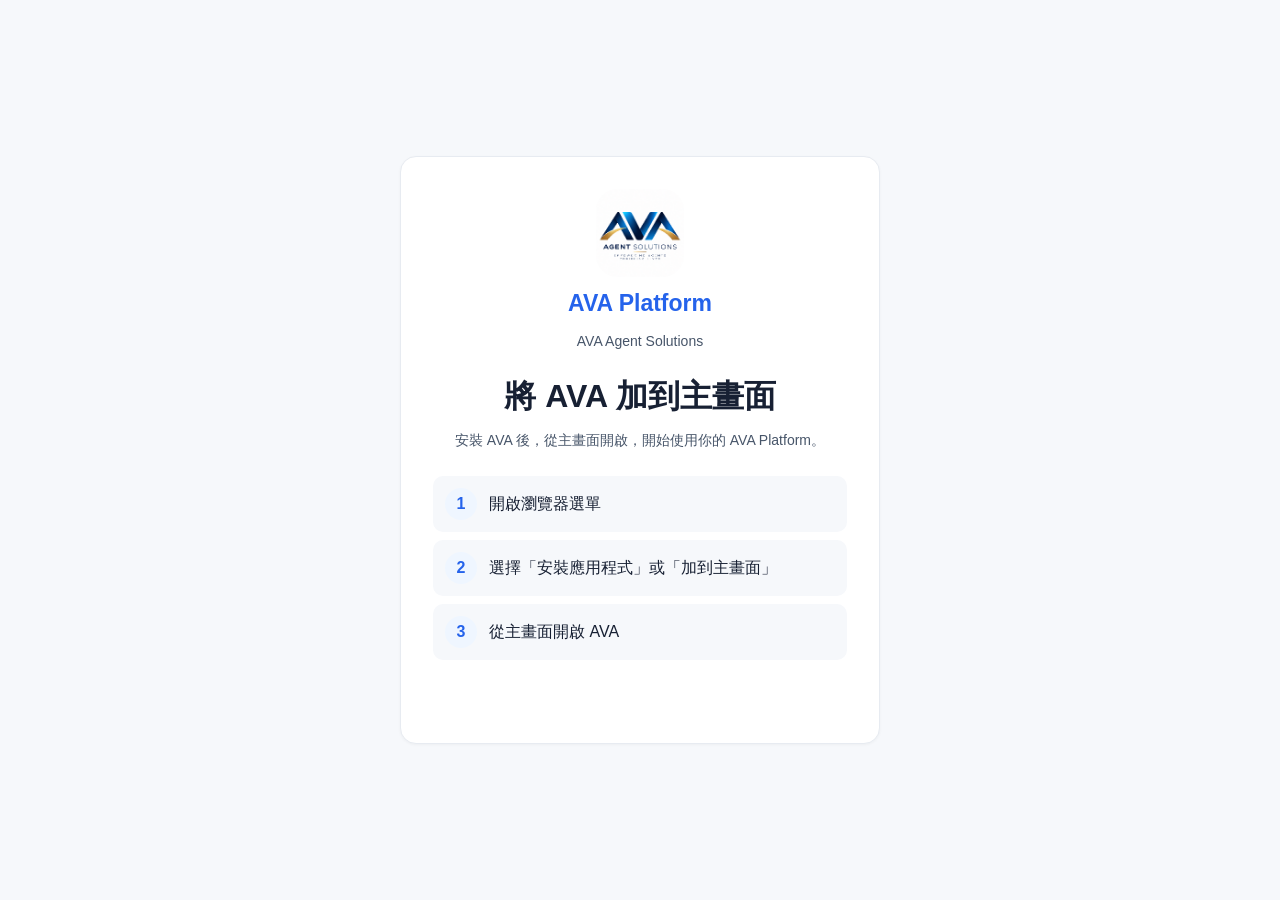
<file: index.html>
<!DOCTYPE html>
<html lang="zh-HK">
<head>
<meta charset="UTF-8">
<meta name="viewport" content="width=device-width, initial-scale=1.0">
<meta name="theme-color" content="#2563eb">
<link rel="stylesheet" href="./design-system/tokens.css">
<link rel="stylesheet" href="./design-system/components.css">
<link rel="stylesheet" href="./design-system/management.css">
<meta name="mobile-web-app-capable" content="yes">
<meta name="apple-mobile-web-app-capable" content="yes">
<meta name="apple-mobile-web-app-status-bar-style" content="default">
<meta name="apple-mobile-web-app-title" content="AVA">
<link rel="manifest" href="./manifest.webmanifest">
<link rel="apple-touch-icon" sizes="192x192" href="./ava-192.png">
<title>AVA Agent Platform</title>
<style>
:root{--primary:#2563eb;--primary-dark:#1d4ed8;--primary-soft:#eff6ff;--background:#f6f8fb;--surface:#fff;--text:#172033;--secondary:#718096;--light:#98a2b3;--border:#e7ebf1;--sidebar:230px;--page-title:32px;--section-title:23px;--card-title:17px;--control-height:42px;--radius:14px;--shadow:0 10px 28px rgba(23,32,51,.08)}
*{box-sizing:border-box;margin:0;padding:0}body{min-height:100vh;font-family:-apple-system,BlinkMacSystemFont,"Segoe UI","PingFang HK","Noto Sans TC",sans-serif;background:var(--background);color:var(--text);font-size:14px}button{font:inherit}
.app{display:flex;min-height:100vh}
body:not(.ava-ready) .app{display:none}
body.ava-browser-admin-entry .app{display:none}
.sidebar{width:var(--sidebar);background:#fff;border-right:1px solid var(--border);position:fixed;inset:0 auto 0 0;padding:24px 16px;display:flex;flex-direction:column;z-index:100;transition:transform .22s ease}
.logo{font-size:21px;font-weight:800;padding:4px 10px 24px}.logo span{color:var(--primary)}
.menu-title{font-size:10px;color:#a0a8b5;letter-spacing:1.2px;margin:18px 10px 7px}.menu-item{padding:11px 12px;border-radius:10px;color:#626b79;margin:2px 0;cursor:pointer}.menu-item:hover,.menu-item.active{background:var(--primary-soft);color:var(--primary)}.menu-item.active{font-weight:650}.menu-item{display:flex;align-items:center;gap:11px}.menu-share-button{width:100%;min-height:var(--ava-touch-target);border:0;background:transparent;text-align:left;font:inherit;color:var(--ava-color-brand);font-weight:var(--ava-weight-bold)}.menu-share-button:focus-visible{outline:var(--ava-focus-width) solid var(--ava-color-focus);outline-offset:var(--ava-focus-offset)}.overlay.ava-share-overlay.open{display:grid;place-items:center;padding:max(16px,env(safe-area-inset-top)) max(16px,env(safe-area-inset-right)) max(16px,env(safe-area-inset-bottom)) max(16px,env(safe-area-inset-left))}.overlay.ava-share-overlay .drawer.ava-share-shell{position:relative;inset:auto;transform:none;width:min(100%,460px);height:auto;max-height:100%;padding:var(--ava-space-24);border:var(--ava-border-width) solid var(--ava-color-border);border-radius:var(--ava-card-radius);background:var(--ava-color-surface);color:var(--ava-color-text);box-shadow:var(--ava-shadow-sm);overflow:auto}.ava-share-header{display:flex;justify-content:flex-end}.ava-share-header .ava-share-close{width:var(--ava-touch-target);min-width:var(--ava-touch-target);height:var(--ava-touch-target);min-height:var(--ava-touch-target);flex:0 0 var(--ava-touch-target);font-size:20px}.ava-share-content{display:grid;justify-items:center;gap:var(--ava-space-12);padding:0 0 8px;text-align:center}.ava-share-logo{width:64px;height:64px;border-radius:16px}.ava-share-content h2,.ava-share-content p{margin:0}.ava-share-content h2{font-size:var(--ava-type-section);color:var(--ava-color-text)}.ava-share-content p{font-size:var(--ava-type-body);color:var(--ava-color-text-secondary)}.ava-share-qr{width:min(280px,70vw,100%);aspect-ratio:1;padding:var(--ava-space-8);border-radius:var(--ava-control-radius);background:var(--ava-color-surface);display:grid;place-items:center}.ava-share-qr canvas,.ava-share-qr img{display:block;width:100%!important;height:100%!important;image-rendering:pixelated}.menu-icon{width:19px;height:19px;flex:0 0 19px;fill:none;stroke:currentColor;stroke-width:1.8;stroke-linecap:round;stroke-linejoin:round}.sales-flow-item{width:100%;min-height:var(--ava-touch-target);text-align:left;font:inherit;cursor:pointer;overflow-wrap:anywhere}.sales-flow-item:hover{background:var(--ava-color-brand-soft)}.sales-flow-item:focus-visible{outline:var(--ava-focus-width) solid var(--ava-color-focus)}.sales-flow-item small{display:block;color:var(--ava-color-text-secondary);margin-top:8px}.sidebar-bottom{flex-shrink:0;margin-top:auto;padding-top:12px;border-top:1px solid var(--border)}.platform-version{margin-left:auto;color:var(--light);font-size:10px;font-weight:500;white-space:nowrap}
.main{margin-left:var(--sidebar);width:calc(100% - var(--sidebar));padding:34px 42px 60px;max-width:1500px}
.header{display:flex;justify-content:space-between;align-items:center;gap:20px}.header-left{display:flex;align-items:center;gap:12px}.header h1{font-size:var(--page-title);line-height:1.2;letter-spacing:-.02em}.header p{color:var(--secondary);margin-top:7px}.menu-toggle{display:none;width:var(--control-height);height:var(--control-height);border:1px solid var(--border);background:#fff;border-radius:11px;font-size:21px;cursor:pointer}.header-actions{display:flex;align-items:center;gap:8px}.notification-button{position:relative;width:44px;height:44px;border:1px solid var(--border);background:#fff;color:var(--text);border-radius:10px;cursor:pointer}.notification-button:hover{background:var(--primary-soft);color:var(--primary)}.notification-button svg{width:20px;height:20px}.notification-badge{position:absolute;top:-5px;right:-5px;min-width:20px;height:20px;padding:0 5px;border-radius:10px;background:#dc2626;color:#fff;font-size:11px;line-height:20px;font-weight:700}.notification-list{display:grid;gap:10px;margin-top:16px}.notification-card{border:1px solid var(--border);border-radius:14px;padding:15px;background:#fff}.notification-card.unread{border-color:#93b4f4;background:#f8fbff}.notification-card h3{font-size:15px}.notification-card p{margin-top:6px;color:var(--secondary);font-size:12px;line-height:1.5}.notification-meta{margin-top:9px;color:var(--light);font-size:11px}.notification-card .setting-actions{margin-top:12px}.prompt-copy{font-size:13px;color:var(--secondary);line-height:1.5;margin-top:8px}
.edit-home-button{border:1px solid var(--border);background:#fff;color:var(--text);padding:10px 15px;border-radius:10px;cursor:pointer;font-weight:600}.edit-home-button.editing{background:var(--primary);border-color:var(--primary);color:#fff}
.search-shell{position:relative;margin-top:25px;z-index:20}.search{width:100%;height:50px;background:#fff;border:1px solid var(--border);border-radius:13px;padding:0 48px;color:var(--text);font:inherit;position:relative;z-index:1}.search:focus{outline:2px solid #bfdbfe;border-color:var(--primary)}.search-icon{position:absolute;left:17px;top:15px;z-index:2;pointer-events:none}.search-clear{display:none;position:absolute;right:10px;top:8px;width:34px;height:34px;border:0;border-radius:9px;background:#f3f5f8;cursor:pointer;z-index:2}.search-clear.show{display:block}.search-results{display:none;position:absolute;top:56px;left:0;right:0;max-height:420px;overflow:auto;background:#fff;border:1px solid var(--border);border-radius:13px;box-shadow:var(--shadow);padding:8px}.search-results.open{display:block}.search-result{display:flex;align-items:center;gap:12px;width:100%;padding:11px;border:0;border-radius:10px;background:#fff;text-align:left;cursor:pointer}.search-result:hover,.search-result:focus{background:var(--primary-soft);outline:none}.search-result-icon{font-size:22px;width:32px;text-align:center}.search-result strong,.search-result span{display:block}.search-result span{font-size:11px;color:var(--secondary);margin-top:3px}.search-empty{padding:20px;text-align:center;color:var(--secondary)}.home-section{margin-top:32px;position:relative}.section-header{display:flex;justify-content:space-between;align-items:center;margin-bottom:13px;min-height:28px}.section-header h2{font-size:var(--section-title);line-height:1.3}.section-note{font-size:11px;color:var(--light);font-weight:500;margin-left:7px}.section-action{font-size:13px;color:var(--primary);cursor:pointer;border:0;background:transparent}
.grid{display:grid;grid-template-columns:repeat(4,1fr);gap:14px}.card,.flow-panel{background:#fff;border:1px solid var(--border);border-radius:16px;padding:19px}.card{min-height:136px}.module-card{position:relative;cursor:pointer}.module-update-dot{position:absolute;top:12px;right:12px;width:12px;height:12px;border-radius:50%;background:#dc2626;box-shadow:0 0 0 3px #fff;pointer-events:none}.module-card[aria-disabled="true"]{cursor:default;opacity:.62}.card-icon{width:40px;height:40px;border-radius:12px;background:var(--primary-soft);display:flex;align-items:center;justify-content:center;color:var(--primary);margin-bottom:14px}.card-icon svg{width:21px;height:21px;fill:none;stroke:currentColor;stroke-width:1.8;stroke-linecap:round;stroke-linejoin:round}.card h3{font-size:var(--card-title);margin-bottom:6px}.card p{font-size:12.5px;line-height:1.55;color:#7a8493}
.flow-layout{display:grid;grid-template-columns:1.4fr .8fr;gap:15px}.flow-panel{padding:22px}.flow-panel h3{font-size:17px}.flow-description{font-size:12.5px;color:var(--secondary);margin-top:6px}.flow-apps{display:grid;grid-template-columns:repeat(2,1fr);gap:10px;margin-top:20px}.flow-app{border:1px solid var(--border);border-radius:12px;padding:14px;cursor:pointer}.flow-app strong{display:block;font-size:13px}.flow-app span{display:block;margin-top:4px;font-size:11px;color:var(--secondary)}
.flow-cta{background:#182233;color:#fff;border-radius:16px;padding:22px;display:flex;flex-direction:column;justify-content:space-between}.flow-cta h3{font-size:18px;line-height:1.45}.flow-cta p{color:#b9c1cd;font-size:12.5px;line-height:1.55;margin-top:9px}.button{border:0;background:var(--primary);color:#fff;padding:11px 14px;border-radius:10px;cursor:pointer;font-weight:650;margin-top:18px}
.drag-handle{display:none;position:absolute;top:11px;right:11px;width:40px;height:40px;border:0;background:#edf2f7;border-radius:10px;align-items:center;justify-content:center;color:#64748b;font-size:19px;cursor:grab;touch-action:none;user-select:none;-webkit-user-select:none;z-index:2}body.edit-mode .home-section{background:#ffffff59;border:1px dashed #cbd5e1;border-radius:18px;padding:14px 64px 14px 14px;transition:transform .16s ease,box-shadow .16s ease,border-color .16s ease}body.edit-mode .drag-handle{display:flex}.drag-handle:active{cursor:grabbing}.home-section.dragging{position:fixed;z-index:500;pointer-events:none;transform:scale(1.012);box-shadow:var(--shadow);border-color:var(--primary);background:#fff}.drop-placeholder{margin-top:32px;border:2px dashed #93b4f4;border-radius:18px;background:var(--primary-soft);min-height:88px}.edit-notice{display:none;margin-top:18px;padding:12px 15px;border-radius:12px;background:#fff;border:1px solid #dbe4f0;font-size:12px;color:#64748b}body.edit-mode .edit-notice{display:block}.homepage-card{position:relative;min-width:0}.card-category{display:inline-block;margin-top:10px;padding:4px 8px;border-radius:20px;background:#f3f5f8;color:var(--secondary);font-size:10px}.card-actions{display:none;position:absolute;right:9px;top:9px;gap:5px;z-index:3}.card-action{height:32px;padding:0 9px;border:1px solid var(--border);border-radius:8px;background:#fff;cursor:pointer;font-size:11px}.card-action.danger{color:#b42318}body.edit-mode .card-actions{display:flex}body.edit-mode .homepage-card{padding-top:52px;cursor:grab}.homepage-card.drag-card{opacity:.45}.personal-card a{color:var(--primary);overflow-wrap:anywhere}.add-card{border:1px dashed #93b4f4;background:var(--primary-soft);color:var(--primary);display:none;align-items:center;justify-content:center;min-height:136px;font-weight:700;cursor:pointer}body.edit-mode .add-card{display:flex}.library-card{position:relative}.library-status{margin-top:12px;display:flex;align-items:center;justify-content:space-between;gap:8px;font-size:11px;color:var(--secondary)}.library-status button{margin:0}.form-overlay .drawer{left:50%;top:50%;transform:translate(-50%,-50%);width:min(520px,92vw);height:auto;max-height:92vh;border-radius:18px}.form-field{margin-top:16px}.form-field label{display:block;font-size:13px;font-weight:650;margin-bottom:7px}.form-field textarea{height:110px;padding:11px;resize:vertical}.field-help{font-size:11px;color:var(--secondary);margin-top:5px}.emoji-selector{display:flex;gap:7px;flex-wrap:wrap}.emoji-option{width:40px;height:40px;border:1px solid var(--border);border-radius:10px;background:#fff;font-size:20px;cursor:pointer}.emoji-option.selected{border:2px solid var(--primary);background:var(--primary-soft)}
.overlay{display:none;position:fixed;inset:0;background:#10182840;z-index:300}.overlay.open{display:block}.drawer{position:absolute;top:0;left:0;width:min(390px,92vw);height:100%;background:#fff;padding:25px;overflow-y:auto;box-shadow:15px 0 40px #00000014}.drawer-header{display:flex;justify-content:space-between;align-items:center}.drawer-header h2{font-size:19px}.close-button{border:0;background:#f3f5f8;width:34px;height:34px;border-radius:9px;cursor:pointer}.drawer-group{margin-top:24px}.drawer-group-title{font-size:10px;color:#98a2b3;letter-spacing:1px;margin-bottom:8px}.drawer-item{padding:13px 10px;border-radius:10px;cursor:pointer}.drawer-item:hover{background:#f7f9fc}.drawer-item strong{font-size:13px}.drawer-item p,.setting-row p{font-size:11.5px;color:var(--secondary);margin-top:4px;line-height:1.45}.app-setting-card{margin-top:12px;border:1px solid var(--border);border-radius:14px;padding:15px}.app-setting-card h3{font-size:var(--card-title)}.app-setting-card small{display:block;margin-top:3px;color:var(--secondary)}.setting-row{padding:13px 0;border-bottom:1px solid var(--border)}.setting-row:last-child{border-bottom:0}.setting-label{display:block;font-size:13px;font-weight:650;margin-bottom:8px}.setting-input{width:100%;height:var(--control-height);padding:0 12px;border:1px solid var(--border);border-radius:10px;color:var(--text);background:#fff;font:inherit}.setting-input:focus{outline:2px solid #bfdbfe;border-color:var(--primary)}.setting-actions{display:flex;gap:8px;flex-wrap:wrap;margin-top:10px}.secondary-button{height:38px;padding:0 13px;border:1px solid var(--border);border-radius:10px;background:#fff;color:var(--text);font:inherit;font-weight:600;cursor:pointer}.secondary-button.primary{background:var(--primary);border-color:var(--primary);color:#fff}.version-info{margin-top:28px;padding-top:16px;border-top:1px solid var(--border);color:var(--light);font-size:11px}.status-message{min-height:18px;margin-top:9px;color:var(--secondary);font-size:11.5px}.tool-library-grid{display:grid;grid-template-columns:1fr 1fr;gap:10px;margin-top:16px}.tool-library-grid .card{min-height:0;padding:15px}
.sidebar-mask{display:none;position:fixed;inset:0;background:#10182840;z-index:90}.sidebar-mask.open{display:block}
@media(max-width:1000px){.sidebar{transform:translateX(-105%);box-shadow:12px 0 35px #1018281f}.sidebar.open{transform:translateX(0)}.main{margin-left:0;width:100%;padding:28px 24px 60px}.menu-toggle{display:block}.grid{grid-template-columns:repeat(2,1fr)}.flow-layout{grid-template-columns:1fr}}
@media(max-width:650px){:root{--page-title:30px;--section-title:22px}.main{padding:22px 16px 60px}.header{align-items:flex-start}.header-left{align-items:flex-start}.edit-home-button{padding:10px 11px}.edit-home-button .button-label{display:inline}.flow-apps{grid-template-columns:1fr}.drawer{top:auto;bottom:0;width:100%;height:auto;max-height:88vh;border-radius:22px 22px 0 0}.form-overlay .drawer{top:50%;bottom:auto;border-radius:18px}.search-results{max-height:55vh}}@media(max-width:430px){.grid{grid-template-columns:1fr}body.edit-mode .home-section{padding-right:14px;padding-top:62px}.drag-handle{top:11px;right:11px}}body.drag-active{user-select:none;-webkit-user-select:none;overscroll-behavior:none}

/* Shared AVA configuration editor */
.config-shell{position:absolute;inset:0;background:var(--background);overflow:auto;padding:30px 34px}.config-topbar{display:flex;justify-content:space-between;align-items:flex-start;gap:20px;max-width:1120px;margin:auto}.config-breadcrumb{font-size:12px;color:var(--secondary);margin-bottom:7px}.config-topbar h2{font-size:28px}.scope-badge{display:inline-flex;margin-top:8px;padding:5px 9px;border-radius:20px;background:var(--primary-soft);color:var(--primary);font-size:11px;font-weight:700}.config-body{max-width:1120px;margin:22px auto;display:grid;grid-template-columns:220px 1fr;gap:18px}.config-nav,.config-content{background:#fff;border:1px solid var(--border);border-radius:16px}.config-nav{padding:10px;height:max-content;position:sticky;top:20px}.config-nav button{display:block;width:100%;border:0;background:transparent;text-align:left;padding:11px 12px;border-radius:9px;color:var(--secondary);cursor:pointer}.config-nav button.active{background:var(--primary-soft);color:var(--primary);font-weight:700}.config-content{padding:24px}.config-content h3{font-size:21px}.config-help{color:var(--secondary);font-size:12px;margin:6px 0 20px}.config-field{margin:15px 0}.config-field label{display:flex;justify-content:space-between;font-weight:650;margin-bottom:7px}.config-textarea{width:100%;min-height:220px;padding:12px;border:1px solid var(--border);border-radius:10px;resize:vertical;font:12px/1.55 ui-monospace,SFMono-Regular,Menlo,monospace}.config-actions{display:flex;justify-content:space-between;gap:10px;margin-top:20px;padding-top:18px;border-top:1px solid var(--border)}.config-actions>div{display:flex;gap:8px}.danger-button{color:#b42318;border-color:#f3c1bd}.backup-file{display:none}.transfer-card{border:1px dashed #9ab8ef;background:var(--primary-soft);border-radius:12px;padding:14px;margin-top:10px}.toast{position:fixed;right:24px;bottom:24px;background:#172033;color:#fff;padding:12px 16px;border-radius:10px;z-index:500;display:none}.toast.show{display:block}.editor-empty{padding:35px;text-align:center;color:var(--secondary)}
@media(max-width:700px){.config-shell{padding:20px 14px}.config-body{grid-template-columns:1fr}.config-nav{display:flex;overflow:auto;position:static}.config-nav button{white-space:nowrap;width:auto}.config-topbar h2{font-size:24px}.config-actions{align-items:stretch;flex-direction:column}.config-actions>div{flex-wrap:wrap}}

.area-grid{margin-bottom:12px}.folder-list{display:grid;gap:12px;margin-bottom:12px}.folder-panel{background:#f8fafc;border:1px solid var(--border);border-radius:14px;padding:14px}.folder-header{display:flex;align-items:center;justify-content:space-between;gap:10px;margin-bottom:10px}.folder-header h3{font-size:15px}.folder-actions{display:none;gap:6px}.folder-action{min-height:40px;padding:0 10px;border:1px solid var(--border);border-radius:9px;background:#fff;cursor:pointer;font-size:11px}.folder-empty{padding:14px;border:1px dashed #cbd5e1;border-radius:10px;color:var(--secondary);font-size:12px}.area-edit-button{display:none;min-height:40px;padding:0 10px;border:1px solid var(--border);border-radius:9px;background:#fff;color:var(--primary);cursor:pointer;font-size:11px}body.edit-mode .area-edit-button,body.edit-mode .folder-actions{display:flex}.area-toggle{display:none;margin:10px auto 0;border:0;background:transparent;color:var(--primary);font-weight:700;cursor:pointer;min-height:44px}body.edit-mode .area-toggle{display:none!important}.move-select{height:40px;min-width:0;border:1px solid var(--border);border-radius:8px;background:#fff;font-size:11px}.onboarding{position:fixed;inset:0;z-index:1000;background:var(--background);display:none;place-items:center;padding:20px}.onboarding.open{display:grid}.onboarding-card{width:min(500px,100%);background:#fff;border:1px solid var(--border);border-radius:22px;padding:32px;box-shadow:var(--shadow);text-align:center}.onboarding-card .setting-input{margin-top:18px}.spinner{width:42px;height:42px;border:4px solid #dbeafe;border-top-color:var(--primary);border-radius:50%;animation:spin .8s linear infinite;margin:0 auto 20px}@keyframes spin{to{transform:rotate(360deg)}}body.edit-mode .card-actions{left:9px;right:9px;display:grid;grid-template-columns:auto minmax(82px,1fr) minmax(72px,1fr) auto}body.edit-mode .card-action{height:40px}.studio-shell{width:min(1050px,96vw)!important}.studio-areas{display:grid;grid-template-columns:repeat(3,1fr);gap:12px;margin-top:18px}.studio-area{background:#f8fafc;border:1px solid var(--border);border-radius:14px;padding:12px}.studio-card{background:#fff;border:1px solid var(--border);border-radius:10px;padding:10px;margin-top:8px}.studio-card input,.studio-card select{width:100%;margin-top:6px;min-height:40px}@media(max-width:750px){.studio-areas{grid-template-columns:1fr}.studio-shell{height:94vh!important}.card-actions{position:static;margin-top:12px;flex-wrap:wrap}body.edit-mode .card-actions{display:grid;grid-template-columns:1fr}body.edit-mode .homepage-card{padding-top:19px}.move-select{min-height:44px}}
.studio-hub{min-height:0;background:transparent}.studio-hub__intro{display:flex;align-items:flex-start;justify-content:space-between;gap:var(--ava-gap-section);padding:var(--ava-space-8) 0 var(--ava-space-20)}.studio-hub__intro h3{font-size:var(--ava-type-page);line-height:var(--ava-line-title)}.studio-hub__intro p:last-child{margin-top:var(--ava-space-8);color:var(--ava-color-text-secondary);line-height:var(--ava-line-body)}.ava-eyebrow{color:var(--ava-color-brand);font-size:var(--ava-type-caption);font-weight:var(--ava-weight-bold);letter-spacing:.08em}.studio-hub .ava-section{margin-top:var(--ava-space-20)}.studio-hub .section-header{align-items:flex-start}.studio-hub h4{font-size:var(--ava-type-section);line-height:var(--ava-line-title)}.studio-app-directory{display:grid;grid-template-columns:repeat(2,minmax(0,1fr));gap:var(--ava-space-12)}.studio-app-card{display:flex;align-items:center;justify-content:space-between;gap:var(--ava-space-16);min-width:0;padding:var(--ava-card-padding);background:var(--ava-color-surface);border:var(--ava-border-width) solid var(--ava-color-border);border-radius:var(--ava-card-radius);box-shadow:var(--ava-shadow-sm)}.studio-app-card__identity{display:flex;align-items:center;gap:var(--ava-space-12);min-width:0}.studio-app-card__icon{display:grid;place-items:center;flex:0 0 var(--ava-touch-target);width:var(--ava-touch-target);height:var(--ava-touch-target);border-radius:var(--ava-control-radius);color:var(--ava-color-brand);background:var(--ava-color-selected)}.studio-app-card__copy{min-width:0}.studio-app-card__copy strong,.studio-app-card__copy span{display:block;overflow-wrap:anywhere}.studio-app-card__copy strong{font-size:var(--ava-type-card)}.studio-app-card__copy span{margin-top:var(--ava-space-4);color:var(--ava-color-text-secondary);font-size:var(--ava-type-support)}.studio-app-card .secondary-button{flex:0 0 auto}.studio-platform-summary{display:grid;gap:var(--ava-space-4);padding:var(--ava-card-padding);border:var(--ava-border-width) solid var(--ava-color-border);border-radius:var(--ava-card-radius);background:var(--ava-color-surface)}.studio-platform-summary span{color:var(--ava-color-text-secondary);font-size:var(--ava-type-support)}.studio-subheader{display:flex;align-items:center;gap:var(--ava-space-12);padding-bottom:var(--ava-space-16);border-bottom:var(--ava-border-width) solid var(--ava-color-border)}
@media(max-width:650px){.studio-hub__intro{flex-direction:column}.studio-app-directory{grid-template-columns:1fr}.studio-app-card{align-items:flex-start;flex-wrap:wrap}.studio-app-card .secondary-button{width:100%}}
.notification-prompt{width:min(460px,92vw);height:auto;max-height:90vh;top:50%;left:50%;transform:translate(-50%,-50%);border-radius:18px}.notification-prompt .setting-actions{justify-content:flex-end}
/* Workspace composition retains the existing card/palette system. */
.workspace-categories{display:grid;grid-template-columns:repeat(2,minmax(0,1fr));gap:var(--ava-space-16)}
.workspace-category{min-width:0;align-self:start}.workspace-category .section-header{align-items:flex-start;flex-wrap:wrap;gap:var(--ava-space-12)}
.workspace-content-grid{grid-template-columns:repeat(2,minmax(0,1fr));margin-top:var(--ava-space-16)}
.favorites-grid{grid-template-columns:repeat(var(--favorites-count),minmax(0,1fr))}
.workspace-app-card{min-width:0;overflow-wrap:anywhere}.workspace-card-controls{display:flex;flex-wrap:wrap;gap:var(--ava-space-8);margin-top:var(--ava-space-8)}
.workspace-card-controls button,.carousel-controls button,.move-select,.card-action{min-height:var(--ava-touch-target)}
.workspace-card-controls>*{max-width:100%;min-width:0}.workspace-card-controls .secondary-button{white-space:normal}body.edit-mode #favoritesSection,body.edit-mode #salesWorkspace{padding:var(--ava-space-12)}.carousel-controls{display:flex;align-items:center;gap:var(--ava-space-8);margin-top:var(--ava-space-12)}
.carousel-dot{min-width:var(--ava-touch-target);min-height:var(--ava-touch-target);border:0;background:transparent;color:var(--ava-color-text-muted);cursor:pointer}.carousel-dot[aria-current]{color:var(--ava-color-primary);outline:2px solid var(--ava-color-primary);border-radius:var(--ava-control-radius)}
.registry-form{display:grid;gap:var(--ava-space-12);margin-block:var(--ava-space-16)}.registry-form label{display:grid;gap:var(--ava-space-4)}
.folder-actions[hidden]{display:none}.workspace-category .grid:empty{display:none}.workspace-category p{overflow-wrap:anywhere}
body.edit-mode .workspace-app-card{cursor:default}body.edit-mode .workspace-category{padding:var(--ava-card-padding)}
@media(max-width:650px){.workspace-content-grid{grid-template-columns:minmax(0,1fr)}.workspace-categories{gap:var(--ava-space-8)}.workspace-category{padding:var(--ava-space-12)}.main{padding-left:max(16px,env(safe-area-inset-left));padding-right:max(16px,env(safe-area-inset-right))}.favorites-grid .card{padding:var(--ava-space-12)}}

.workspace-categories.folder-carousel{display:grid;grid-template-columns:repeat(3,minmax(0,1fr));gap:var(--ava-space-16)}
.folder-tile{min-width:0;padding:var(--ava-card-padding);background:var(--ava-color-surface);border:1px solid var(--ava-color-border);border-radius:var(--ava-card-radius);box-shadow:var(--ava-shadow-sm)}
.folder-open{width:100%;border:0;background:transparent;color:var(--ava-color-text);text-align:left;cursor:pointer;padding:0;min-height:var(--ava-touch-target)}
.folder-open:focus-visible{outline:2px solid var(--ava-color-focus);outline-offset:3px}.folder-icon{width:64px;height:54px;color:var(--ava-color-primary);display:block}.folder-tile p{color:var(--ava-color-text-muted);overflow-wrap:anywhere}.folder-meta{display:flex;justify-content:space-between;color:var(--ava-color-text-muted);font-size:13px}
.folder-modal.overlay.open{display:grid;place-items:center;padding:max(16px,env(safe-area-inset-top)) max(16px,env(safe-area-inset-right)) max(16px,env(safe-area-inset-bottom)) max(16px,env(safe-area-inset-left))}
.folder-modal .folder-modal-shell{position:relative;inset:auto;transform:none;width:min(100%,960px);height:auto;max-height:100%;overflow:auto;background:var(--ava-color-surface);border-radius:var(--ava-card-radius);padding:var(--ava-space-24);box-shadow:var(--ava-shadow-sm)}
.folder-modal-grid{display:grid;grid-template-columns:repeat(3,minmax(0,1fr));gap:var(--ava-space-12)}.folder-modal-grid>*{min-width:0}.folder-control-label{display:flex;align-items:center;gap:5px;font-size:12px;color:var(--secondary)}.workspace-edit-help{display:flex;align-items:flex-start;justify-content:space-between;gap:12px;padding:12px;margin-bottom:12px;background:var(--ava-color-brand-soft);border-radius:10px;line-height:1.5}.workspace-edit-help[hidden],#workspaceEditActions[hidden]{display:none}.workspace-edit-help button{border:0;background:transparent;cursor:pointer;padding:4px}#workspaceEditActions{margin-bottom:12px}
@media(max-width:1000px){.workspace-categories.folder-carousel,.folder-modal-grid{grid-template-columns:repeat(2,minmax(0,1fr))}}
@media(max-width:650px){.workspace-categories.folder-carousel{grid-template-columns:repeat(2,minmax(0,1fr));gap:var(--ava-space-8)}.folder-tile{padding:var(--ava-space-12)}.folder-modal-grid{grid-template-columns:minmax(0,1fr)}}
</style>
</head>
<body>
<div class="app">
<aside class="sidebar" id="sidebar">
<div class="logo" id="sidebarWorkspaceName">AVA Agent</div>
<div class="menu-title">WORKSPACE</div>
<button class="menu-item menu-share-button active" onclick="scrollWorkspace('favoritesSection')"><span data-icon="home"></span><span>首頁</span></button>
<button class="menu-item menu-share-button" onclick="scrollWorkspace('favoritesSection')"><span data-icon="grid"></span><span>常用 App</span></button>
<button class="menu-item menu-share-button" onclick="scrollWorkspace('salesWorkspace')"><span data-icon="route"></span><span>銷售工作空間</span></button>
<button class="menu-item menu-share-button" id="salesFlowToggle" type="button" aria-haspopup="dialog" aria-controls="salesFlowModal" onclick="openSalesFlow()"><span data-icon="route"></span><span>銷售流程</span></button>
<div class="sidebar-bottom"><button class="menu-item menu-share-button" id="shareAvaButton" type="button" onclick="openAvaQrShare()"><span data-icon="share"></span><span>分享 AVA</span></button><button class="menu-item menu-share-button" onclick="openStudio()"><span data-icon="shield"></span><span>AVA Studio</span><span class="platform-version" data-platform-version></span></button><button class="menu-item menu-share-button" onclick="openOverlay('settingsOverlay')"><span data-icon="settings"></span><span>系統設定</span></button></div>
</aside>
<div class="sidebar-mask" id="sidebarMask" onclick="closeSidebar()"></div>

<main class="main">
<div class="header"><div class="header-left"><button class="menu-toggle" onclick="toggleSidebar()" aria-label="開啟選單">☰</button><div><h1><span id="greetingText">Good afternoon</span><span id="greetingIdentity" hidden>, <span id="greetingName"></span></span></h1><p id="workspaceSubtitle">AVA Workspace</p></div></div><div class="header-actions"><button class="notification-button" id="notificationButton" type="button" onclick="openNotificationCenter()" aria-label="開啟通知中心"><span data-icon="bell"></span><span class="notification-badge" id="notificationBadge" hidden>0</span></button></div></div>
<div class="search-shell"><span class="search-icon" aria-hidden="true">🔍</span><input class="search" id="homepageSearch" type="search" inputmode="search" autocomplete="off" placeholder="搜尋 Apps..." aria-label="搜尋首頁" aria-controls="searchResults" aria-expanded="false"><button class="search-clear" id="searchClear" type="button" aria-label="清除搜尋">✕</button><div class="search-results" id="searchResults" role="listbox"></div></div>


<section class="home-section" id="favoritesSection" aria-labelledby="favoritesTitle"><div class="section-header"><h2 id="favoritesTitle">常用 App</h2></div><div id="favoritesCarousel"></div></section>
<section id="salesWorkspace" class="home-section" aria-labelledby="salesTitle"><div class="section-header"><h2 id="salesTitle">銷售工作空間</h2><button class="edit-home-button" id="editButton" onclick="toggleEditMode()">✎ <span class="button-label">編輯</span></button></div><div id="workspaceEditHelp" class="workspace-edit-help" hidden><span>你可以修改 App 顯示名稱、調整次序，或將 App 移到其他資料夾及「常用 App」。所有個人修改只影響你自己嘅工作空間。</span><button type="button" aria-label="關閉編輯提示" onclick="document.getElementById('workspaceEditHelp').hidden=true">✕</button></div><div id="workspaceEditActions" hidden><button class="secondary-button" type="button" onclick="resetWorkspacePlacement()">恢復官方分類</button></div><div id="homeSections" class="workspace-categories"></div></section>
</main>
</div>

<div class="overlay folder-modal" id="salesFlowModal" role="dialog" aria-modal="true" aria-labelledby="salesFlowTitle"><div class="folder-modal-shell"><div class="drawer-header"><div><h2 id="salesFlowTitle">銷售流程</h2><p class="config-help">選擇 App，開啟你的個人編輯設定。</p></div><button class="close-button" type="button" aria-label="關閉銷售流程" onclick="closeSalesFlow()">✕</button></div><div id="salesFlowList" class="folder-modal-grid"></div></div></div>
<div class="overlay folder-modal" id="workspaceFolderModal" role="dialog" aria-modal="true" aria-labelledby="workspaceFolderTitle"><div class="folder-modal-shell"><div class="drawer-header"><div><div id="workspaceFolderIcon"></div><h2 id="workspaceFolderTitle"></h2><p id="workspaceFolderDescription"></p></div><button class="close-button" type="button" aria-label="關閉資料夾" onclick="closeWorkspaceFolder()">✕</button></div><p id="workspaceFolderStatus" role="status" aria-live="polite"></p><div id="workspaceFolderApps" class="folder-modal-grid"></div></div></div>
<div class="overlay" id="settingsOverlay" onclick="closeIfBackdrop(event,'settingsOverlay')"><div class="drawer"><div class="drawer-header"><h2>系統設定</h2><button class="close-button" onclick="closeOverlay('settingsOverlay')">✕</button></div>
<div class="drawer-group"><div class="drawer-group-title">Workspace</div><button class="secondary-button" onclick="openBrandingSettings()">主題設定</button><button class="secondary-button" onclick="openModuleDirectory('user')">我的銷售流程</button><button class="secondary-button" onclick="openToolLibrary()">銷售 App</button></div><div class="drawer-group"><div class="drawer-group-title">我的資料</div><div class="drawer-item"><strong>建立備份</strong><p>建立個人設定及本機資料的備份。</p><div class="setting-actions"><button class="secondary-button primary" onclick="downloadBackup()">備份我的 AVA</button></div></div><div class="drawer-item"><strong>還原備份</strong><p>從已建立的備份還原本機資料。</p><div class="setting-actions"><button class="secondary-button" onclick="document.getElementById('backupFile').click()">還原我的 AVA</button><input class="backup-file" id="backupFile" type="file" accept="application/json" onchange="restoreBackupFile(event)"></div></div></div>
<div class="drawer-group"><div class="drawer-group-title">裝置</div><div class="drawer-item"><strong>轉移到新裝置</strong><p>建立完整 AVA Backup Package 的 Transfer Session；QR Code 只會包含日後的 Session Token，不會直接載入大量資料。</p><div class="transfer-card">QR Transfer 架構入口已準備；Transfer Session 服務將於下一階段接入。</div></div><div class="drawer-item"><strong>匯出資料</strong><p>匯出這部裝置上的個人資料（功能預留）。</p></div><div class="drawer-item"><strong>匯入資料</strong><p>匯入先前匯出的個人資料（功能預留）。</p></div></div>
<div class="drawer-group"><div class="drawer-group-title">系統</div><div class="drawer-item" onclick="restoreOfficialHomepage()"><strong>還原官方首頁</strong><p>重新套用最新官方 Homepage Default；不會刪除你的 Personal Cards。</p></div><div class="drawer-item" onclick="resetSystemDefaults()"><strong>恢復系統預設</strong><p>重設這部裝置的首頁、個人 Branding 及已整合 Module 個人設定。</p></div><div class="drawer-item"><strong>Version Information</strong><p>AVA Platform<br><span data-platform-version></span></p></div></div><div class="version-info">AVA Platform · <span data-platform-version></span></div></div></div>

<div class="overlay" id="brandingOverlay" onclick="closeIfBackdrop(event,'brandingOverlay')"><div class="drawer"><div class="drawer-header"><h2>主題設定</h2><button class="close-button" onclick="closeOverlay('brandingOverlay')">✕</button></div><p style="margin-top:8px;font-size:12px;color:#718096">個人 Workspace 顯示設定只會儲存於這部裝置。</p><div class="drawer-group"><div class="drawer-group-title">WORKSPACE BRANDING</div><div class="app-setting-card"><label class="setting-label" for="workspaceNameInput">Workspace Name</label><input class="setting-input" id="workspaceNameInput" maxlength="60" autocomplete="off"><div class="setting-row"><label class="setting-label" for="subtitleInput">首頁副標題</label><input class="setting-input" id="subtitleInput" maxlength="100" autocomplete="off"></div><p>不會修改官方 AVA Platform 品牌、Admin Default、其他 Agent 或 Module 原始資料。</p><div class="setting-actions"><button class="secondary-button primary" onclick="saveBranding()">儲存設定</button><button class="secondary-button" onclick="resetBranding()">恢復預設</button></div><div class="status-message" id="brandingStatus" aria-live="polite"></div></div></div></div></div>

<div class="overlay" id="toolLibraryOverlay" onclick="closeIfBackdrop(event,'toolLibraryOverlay')"><div class="drawer"><div class="drawer-header"><h2>銷售 App</h2><button class="close-button" onclick="closeOverlay('toolLibraryOverlay')">✕</button></div><p style="margin-top:8px;font-size:12px;color:#718096">官方 App 目錄。首頁顯示及常用捷徑設定不會移除此處的 App。</p><div class="tool-library-grid" id="toolLibraryModules"></div></div></div>

<div class="overlay" id="moduleDirectoryOverlay" onclick="closeIfBackdrop(event,'moduleDirectoryOverlay')"><div class="drawer"><div class="drawer-header"><h2 id="moduleDirectoryTitle">Modules</h2><button class="close-button" onclick="closeOverlay('moduleDirectoryOverlay')">✕</button></div><p id="moduleDirectoryHelp" style="margin-top:8px;font-size:12px;color:#718096"></p><div class="drawer-group" id="moduleDirectoryList"></div></div></div>

<div class="overlay form-overlay" id="areaEditorOverlay" onclick="closeIfBackdrop(event,'areaEditorOverlay')"><form class="drawer" id="areaEditorForm"><div class="drawer-header"><h2>修改個人分類顯示名稱</h2><button class="close-button" type="button" onclick="closeOverlay('areaEditorOverlay')">✕</button></div><input id="areaEditorId" type="hidden"><div class="form-field"><label for="areaEditorName">名稱</label><input class="setting-input" id="areaEditorName" maxlength="80" required><div class="field-help">Preview 只會更新目前畫面；按「儲存本機」才會寫入 User Layer。</div></div><div class="setting-actions"><button class="secondary-button" id="areaPreviewButton" type="button">Preview</button><button class="secondary-button primary" type="submit">儲存本機</button><button class="secondary-button" id="areaResetButton" type="button">恢復官方預設</button></div><div class="status-message" id="areaEditorStatus" aria-live="polite"></div></form></div>

<div class="overlay form-overlay" id="officialCardOverlay" onclick="closeIfBackdrop(event,'officialCardOverlay')"><form class="drawer" id="officialCardForm"><div class="drawer-header"><h2>編輯卡片</h2><button class="close-button" type="button" onclick="closeOverlay('officialCardOverlay')">✕</button></div><input id="officialCardId" type="hidden"><div class="form-field"><label>Emoji</label><input class="setting-input" id="officialCardEmoji" maxlength="8"></div><div class="form-field"><label>Card Title</label><input class="setting-input" id="officialCardTitle" maxlength="80" required></div><div class="form-field"><label>Subtitle</label><input class="setting-input" id="officialCardSubtitle" maxlength="240"></div><div class="form-field"><label>分類</label><select class="setting-input" id="officialCardArea"><option value="area-1">儲蓄 App</option><option value="area-2">銷售流程</option><option value="area-3">高端市場</option></select></div><div class="setting-actions"><button class="secondary-button primary" type="submit">儲存個人顯示</button></div></form></div>
<div class="overlay" id="notificationCenterOverlay" onclick="closeIfBackdrop(event,'notificationCenterOverlay')"><div class="drawer studio-shell"><div class="drawer-header"><h2>通知中心</h2><button class="close-button" onclick="closeOverlay('notificationCenterOverlay')">✕</button></div><p class="config-help">AVA Platform 的官方更新與公告。</p><div class="notification-list" id="notificationList"></div></div></div>
<div class="overlay" id="notificationPromptOverlay"><div class="drawer notification-prompt"><div class="drawer-header"><h2>AVA 有新更新</h2><button class="close-button" onclick="dismissNotificationPrompt()">✕</button></div><p class="prompt-copy" id="notificationPromptCopy"></p><div class="setting-actions"><button class="secondary-button" type="button" onclick="dismissNotificationPrompt()">稍後查看</button><button class="secondary-button primary" type="button" onclick="openNotificationCenterFromPrompt()">查看更新</button></div></div></div>
<div class="overlay form-overlay" id="availableAppOverlay"><form class="drawer" id="availableAppForm"><div class="drawer-header"><h2>選擇加入位置</h2><button class="close-button" type="button" onclick="closeOverlay('availableAppOverlay')">✕</button></div><p class="config-help">選擇這個 App 要放入的 Homepage Area；Folder 是可選的。只會保存到你的 User Layer。</p><div class="form-field"><label for="availableAppArea">Homepage Area</label><select class="setting-input" id="availableAppArea"><option value="area-1">儲蓄 App</option><option value="area-2">銷售流程</option><option value="area-3">高端市場</option></select></div><div class="form-field"><label for="availableAppFolder">Folder（可選）</label><select class="setting-input" id="availableAppFolder"><option value="">直接放入分類</option></select></div><div class="setting-actions"><button class="secondary-button primary" type="submit">確認並加入首頁</button><button class="secondary-button" type="button" onclick="closeOverlay('availableAppOverlay')">取消</button></div></form></div>
<div class="overlay ava-share-overlay" id="avaShareOverlay" onclick="if(event.target===this)closeAvaQrShare()"><section class="drawer ava-share-shell" role="dialog" aria-modal="true" aria-labelledby="avaShareTitle"><header class="ava-share-header"><span aria-hidden="true"></span><button class="close-button ava-share-close" id="avaShareClose" type="button" onclick="closeAvaQrShare()" aria-label="返回 AVA 首頁">✕</button></header><div class="ava-share-content"><img class="ava-share-logo" src="./ava-192.png" alt="AVA"><h2 id="avaShareTitle">分享 AVA</h2><p>掃描 QR Code 安裝 AVA</p><div class="ava-share-qr" id="avaShareQr" role="img" aria-label="AVA 安裝 QR Code"></div></div></section></div>
<div class="overlay form-overlay" id="studioOverlay"><div class="drawer studio-shell"><div class="drawer-header"><h2>AVA Studio · Admin Hub</h2><button class="close-button" onclick="closeStudio()">✕</button></div><div id="studioLogin"><p class="config-help">Admin Password 只會送往 GAS 驗證，不會儲存在裝置或程式碼。</p><form id="studioLoginForm"><input class="setting-input" id="studioPassword" type="password" autocomplete="current-password" required><button class="button" type="submit">登入 AVA Studio</button></form><div class="status-message" id="studioLoginStatus"></div></div><div id="studioEditor" hidden><div id="studioHub" class="ava-management studio-hub" hidden><header class="studio-hub__intro"><div><p class="ava-eyebrow">AVA STUDIO</p><h3>管理中心</h3><p>選擇一個已註冊的 Admin-capable App，前往該 App 自己的管理介面。</p></div><button class="secondary-button" type="button" onclick="logoutStudio()">登出 Admin</button></header><section class="ava-section" aria-labelledby="studioAppsTitle"><div class="section-header"><div><h4 id="studioAppsTitle">Independent Apps</h4><p class="config-help">只顯示 Platform Registry 明確宣告 Admin capability 的 App。</p></div></div><div id="studioAppDirectory" class="studio-app-directory"></div></section><section class="ava-section" aria-labelledby="studioPlatformTitle"><div class="section-header"><div><h4 id="studioPlatformTitle">Platform Management</h4><p class="config-help">Platform-owned management functions remain here; App editors remain in their own repositories.</p></div><button class="secondary-button primary" type="button" onclick="openStudioPlatformManagement()">管理 Platform</button></div><div class="studio-platform-summary"><strong>Homepage / Official Update Feed</strong><span>官方首頁設定及更新通知</span></div></section><div class="status-message" id="studioHubStatus"></div></div><div id="studioPlatformManagement" hidden><div class="studio-subheader"><button class="secondary-button" type="button" onclick="showStudioHub()">← 返回 Admin Hub</button><strong>Platform Management</strong></div><p class="config-help">官方通知只在明確 Publish 後對 User 顯示；不會因部署自動產生通知。</p><div id="studioRegistry"></div><div id="studioCategories"></div><div class="studio-areas" id="studioAreas"></div><div class="setting-actions"><button class="secondary-button" onclick="addOfficialDraft()">＋ 新增 Official Card</button><button class="secondary-button primary" onclick="syncStudioDraft()">同步首頁</button></div><div class="drawer-group"><div class="drawer-group-title">OFFICIAL UPDATE FEED</div><div id="studioNotifications"></div><div class="setting-actions"><button class="secondary-button" onclick="addNotificationDraft()">＋ 新增通知</button><button class="secondary-button primary" onclick="syncNotificationsDraft()">Publish 通知</button></div></div><div class="status-message" id="studioStatus"></div></div></div></div></div>
<div class="onboarding" id="onboarding"><div class="onboarding-card"><div id="initializing"><div class="spinner"></div><h2>正在初始化 AVA</h2><p>正在讀取最新 AVA Platform Official Cloud Default。</p><button class="secondary-button" id="retryInitialization" hidden>重試</button></div><form id="onboardingForm" hidden><img src="ava-192.png" width="72" height="72" alt=""><h2>歡迎使用 AVA</h2><p>請輸入名稱。這個名稱只儲存在此裝置，並用於 Homepage Greeting。</p><p class="status-message" id="onboardingNameError" hidden role="alert"></p><input class="setting-input" id="onboardingName" maxlength="60" autocomplete="name" required><button class="button" type="submit">儲存並開始</button></form></div></div>
<div class="toast" id="toast" role="status" aria-live="polite"></div>
<script src="ava-storage.js"></script>
<script src="modules/5pay-adapter.js"></script>
<script src="modules/medsave-adapter.js"></script>
<script src="modules/medicalclaims-adapter.js"></script>
<script src="notification-center.js"></script>
<script src="app-update-dots.js"></script>
<script src="platform-backup.js"></script>
<script src="homepage-preferences.js"></script>
<script src="ava-lifecycle.js"></script>
<script src="qrcode.min.js"></script>
<script src="ava-admin-auth.js"></script>
<script src="homepage-cloud.js"></script>
<script src="workspace.js"></script>
<script>
const STORAGE={homepageOrder:"ava:platform:homepage-order",branding:"ava:platform:branding"};
const AVA_PLATFORM_VERSION="v1.15.8";
const DEFAULT_HOMEPAGE_ORDER=["tools","flow","resources"];
const DEFAULT_BRANDING=Object.freeze({workspaceName:"AVA Agent",subtitle:"AVA Workspace"});

// Every AVA surface resolves runtime and management destinations from this one registry.
// Independent Apps are registered here once; capability flags select supported surfaces.
const MODULE_REGISTRY=Object.freeze([
  Object.freeze({id:"5pay",moduleId:"5pay",name:"5PAY Saving Plan",displayNameZh:"5PAY 儲蓄計劃",icon:"wallet",category:"planning",area:"workspace",order:50,description:"將未來目標、時間與累積效果變成具體數字。",entry:"https://ivancww.github.io/5pay-saving-plan/",entryModes:Object.freeze({frontend:"https://ivancww.github.io/5pay-saving-plan/?avaEntry=frontend",user:"https://ivancww.github.io/5pay-saving-plan/?avaEntry=user",admin:"https://ivancww.github.io/5pay-saving-plan/?avaEntry=admin"}),capabilities:Object.freeze({frontend:true,user:true,admin:true}),roleVisibility:Object.freeze({frontend:true,user:true,admin:true}),enabled:true,visible:true,allowFavorite:true,userSettings:true,adminSettings:true,integrationVersion:"5pay-saving-plan@0545eb67aa21922f04b695d581cb8a88c470e4c2"}),
  Object.freeze({id:"medical",moduleId:"medical",name:"Medical",displayNameZh:"醫療",icon:"medical",category:"medical",area:"workspace",order:60,description:"成人醫療規劃 · Ready / Not Ready customer flow。",entry:"https://ivancww.github.io/medical/",entryModes:Object.freeze({frontend:"https://ivancww.github.io/medical/?avaEntry=frontend",user:"https://ivancww.github.io/medical/?avaEntry=user",admin:"https://ivancww.github.io/medical/?avaEntry=admin"}),capabilities:Object.freeze({frontend:true,user:true,admin:true}),roleVisibility:Object.freeze({frontend:true,user:true,admin:true}),enabled:true,visible:true,allowFavorite:true,userSettings:true,adminSettings:true,integrationVersion:"medical-main@d71e92a8107c49ef7b0b7a2db702fb50632f4789"}),
  Object.freeze({id:"critical-illness",moduleId:"critical-illness",name:"Critical Illness",displayNameZh:"危疾保障",icon:"shield",category:"protection",area:"workspace",order:70,description:"Critical Illness life-support reserve planning。",entry:"https://ivancww.github.io/critical-illness-/",entryModes:Object.freeze({frontend:"https://ivancww.github.io/critical-illness-/?avaEntry=frontend",user:"https://ivancww.github.io/critical-illness-/?avaEntry=user",admin:"https://ivancww.github.io/critical-illness-/?avaEntry=admin"}),capabilities:Object.freeze({frontend:true,user:true,admin:true}),roleVisibility:Object.freeze({frontend:true,user:true,admin:true}),enabled:true,visible:true,allowFavorite:true,userSettings:true,adminSettings:true,integrationVersion:"critical-illness-@af77e1c1122a921779c390e67a046766fa900492"}),
  Object.freeze({id:"medicalreserve",moduleId:"medicalreserve",name:"Medical Reserve",displayNameZh:"醫療儲備",icon:"hospital",category:"medical",area:"workspace",order:90,description:"將退休醫療保費及所需儲備具體化。",entry:"https://ivancww.github.io/medicalreserve/",entryModes:Object.freeze({frontend:"https://ivancww.github.io/medicalreserve/?avaEntry=frontend",user:"https://ivancww.github.io/medicalreserve/?avaEntry=user",admin:"https://ivancww.github.io/medicalreserve/?avaEntry=admin"}),capabilities:Object.freeze({frontend:true,user:true,admin:true}),roleVisibility:Object.freeze({frontend:true,user:true,admin:true}),enabled:true,visible:true,allowFavorite:true,userSettings:true,adminSettings:true,integrationVersion:"medicalreserve-main@9e4e481bf85d3c8f55825ff8e1be36dc35500f93"}),
  Object.freeze({id:"retire",moduleId:"retire",name:"Retire",displayNameZh:"退休規劃",icon:"wallet",category:"planning",area:"workspace",order:100,description:"將退休生活需要、資源與缺口變成具體規劃。",entry:"https://ivancww.github.io/Retire/",entryModes:Object.freeze({frontend:"https://ivancww.github.io/Retire/?avaEntry=frontend",user:"https://ivancww.github.io/Retire/?avaEntry=user",admin:"https://ivancww.github.io/Retire/?avaEntry=admin"}),capabilities:Object.freeze({frontend:true,user:true,admin:true}),roleVisibility:Object.freeze({frontend:true,user:true,admin:true}),enabled:true,visible:true,allowFavorite:true,userSettings:true,adminSettings:true,integrationVersion:"Retire-main@e1e01a524e3894154faa5252a012caa2c3ded26b"}),
  Object.freeze({id:"crm",moduleId:"crm",repository:"ivancww/AVA-CRM",name:"AVA-CRM",displayNameZh:"AVA-CRM",icon:"users",category:"client-review",area:"workspace",order:80,description:"由前設查詢、保單資料到整體保障總覽及下一次 Review。",entry:"https://ivancww.github.io/AVA-CRM/",entryModes:Object.freeze({frontend:"https://ivancww.github.io/AVA-CRM/?avaEntry=frontend",user:"https://ivancww.github.io/AVA-CRM/?avaEntry=user",admin:"https://ivancww.github.io/AVA-CRM/?avaEntry=admin"}),capabilities:Object.freeze({frontend:true,user:true,admin:true}),roleVisibility:Object.freeze({frontend:true,user:true,admin:true}),enabled:true,visible:true,allowFavorite:true,userSettings:true,adminSettings:true,integrationVersion:"AVA-CRM-main@1470f8c5c4d62d1016d303ef34deda33ee20bf91"}),
  Object.freeze({id:"everbliss",moduleId:"everbliss",repository:"ivancww/everbliss",name:"EverBliss",displayNameZh:"EverBliss",icon:"wallet",category:"planning",area:"workspace",order:110,description:"將退休資產轉化成持續每月現金流，了解開始時間及退休安排。",entry:"https://ivancww.github.io/everbliss/",entryModes:Object.freeze({frontend:"https://ivancww.github.io/everbliss/?avaEntry=frontend",user:"https://ivancww.github.io/everbliss/?avaEntry=user",admin:"https://ivancww.github.io/everbliss/?avaEntry=admin"}),capabilities:Object.freeze({frontend:true,user:true,admin:true}),roleVisibility:Object.freeze({frontend:true,user:true,admin:true}),enabled:true,visible:true,allowFavorite:true,defaultVisible:true,userSettings:true,adminSettings:true,integrationVersion:"everbliss@ae8d578b2c0fdc28ff2a671b48387089af7e8805"}),
  Object.freeze({id:"recruit",moduleId:"recruit",repository:"ivancww/recruit",name:"Recruit",displayNameZh:"招聘及職涯探索",icon:"users",category:"recruitment",area:"workspace",order:120,description:"探索理想工作、理財策劃職涯、投入方式與招聘方案。",entry:"https://ivancww.github.io/recruit/",entryModes:Object.freeze({frontend:"https://ivancww.github.io/recruit/?avaEntry=frontend",user:"https://ivancww.github.io/recruit/?avaEntry=user"}),capabilities:Object.freeze({frontend:true,user:true,admin:false}),roleVisibility:Object.freeze({frontend:true,user:true,admin:false}),enabled:true,visible:true,defaultVisible:true,allowFavorite:true,userSettings:true,adminSettings:false,integrationVersion:"recruit-main@ee33eb4974c3d4c13520a78990e010dd24e5e70e"}),
  Object.freeze({id:"one-time-off",moduleId:"one-time-off",repository:"ivancww/one-time-off",name:"One-Time-Off",displayNameZh:"一次性儲蓄規劃",icon:"wallet",category:"planning",area:"workspace",order:55,description:"一次性投入的年度結餘與安排比較（目前使用非即時資料快照）。",entry:"https://ivancww.github.io/one-time-off/",entryModes:Object.freeze({frontend:"https://ivancww.github.io/one-time-off/?avaEntry=frontend",user:"https://ivancww.github.io/one-time-off/?avaEntry=user"}),capabilities:Object.freeze({frontend:true,user:true,admin:false}),roleVisibility:Object.freeze({frontend:true,user:true,admin:false}),enabled:true,visible:true,allowFavorite:true,userSettings:true,adminSettings:false,integrationVersion:"one-time-off-main@8521b3c5c87a0d8905c52105368c85b17fc83fcb"})
]);
function hasCanonicalEntry(module,surface){
  const destination=module?.entryModes?.[surface];
  return typeof destination==="string"&&new RegExp(`[?&]avaEntry=${surface}(?:&|$)`).test(destination);
}
function supportsAppSurface(module,surface){
  return Boolean(module&&module.enabled!==false&&module.visible!==false&&module.capabilities?.[surface]===true&&hasCanonicalEntry(module,surface));
}
function registeredModulesForSurface(surface){return (typeof registryState==="undefined"?MODULE_REGISTRY:registryState.modules).filter(module=>supportsAppSurface(module,surface))}
const ICONS={
  home:'<path d="m3 10 9-7 9 7v10a1 1 0 0 1-1 1h-5v-7H9v7H4a1 1 0 0 1-1-1Z"/>',
  users:'<path d="M16 21v-2a4 4 0 0 0-4-4H6a4 4 0 0 0-4 4v2"/><circle cx="9" cy="7" r="4"/><path d="M22 21v-2a4 4 0 0 0-3-3.87M16 3.13a4 4 0 0 1 0 7.75"/>',
  route:'<circle cx="6" cy="19" r="3"/><circle cx="18" cy="5" r="3"/><path d="M8.5 17.5 16 7M6 5h5l2 3"/>',
  grid:'<rect x="3" y="3" width="7" height="7"/><rect x="14" y="3" width="7" height="7"/><rect x="3" y="14" width="7" height="7"/><rect x="14" y="14" width="7" height="7"/>',
  hospital:'<path d="M3 21h18M5 21V5h14v16M9 9h6M12 6v6M9 16h.01M15 16h.01"/>',
  compass:'<circle cx="12" cy="12" r="9"/><path d="m16 8-2.5 5.5L8 16l2.5-5.5Z"/>',
  'user-plus':'<path d="M15 21v-2a4 4 0 0 0-4-4H5a4 4 0 0 0-4 4v2"/><circle cx="8" cy="7" r="4"/><path d="M19 8v6M16 11h6"/>',
  graduation:'<path d="m2 10 10-5 10 5-10 5Z"/><path d="M6 12v5c3 2 9 2 12 0v-5M22 10v6"/>',
  palette:'<path d="M12 3a9 9 0 0 0 0 18h1.5a1.5 1.5 0 0 0 0-3H12a2 2 0 0 1 0-4h2a7 7 0 0 0-2-11Z"/><circle cx="7.5" cy="10.5" r=".5"/><circle cx="10" cy="7.5" r=".5"/><circle cx="14" cy="7.5" r=".5"/>',
  settings:'<circle cx="12" cy="12" r="3"/><path d="M19.4 15a1.7 1.7 0 0 0 .34 1.88l.06.06-2.83 2.83-.06-.06A1.7 1.7 0 0 0 15 19.4a1.7 1.7 0 0 0-1 .6 1.7 1.7 0 0 0-.4 1v.1h-4v-.1a1.7 1.7 0 0 0-1.1-1.6 1.7 1.7 0 0 0-1.88.34l-.06.06-2.83-2.83.06-.06A1.7 1.7 0 0 0 4.6 15a1.7 1.7 0 0 0-1.6-1H3v-4h.1a1.7 1.7 0 0 0 1.5-1 1.7 1.7 0 0 0-.34-1.88l-.06-.06 2.83-2.83.06.06A1.7 1.7 0 0 0 9 4.6a1.7 1.7 0 0 0 1-1.6V3h4v.1A1.7 1.7 0 0 0 15 4.6a1.7 1.7 0 0 0 1.88-.34l.06-.06 2.83 2.83-.06.06A1.7 1.7 0 0 0 19.4 9a1.7 1.7 0 0 0 1.6 1h.1v4H21a1.7 1.7 0 0 0-1.6 1Z"/>',
  share:'<circle cx="18" cy="5" r="3"/><circle cx="6" cy="12" r="3"/><circle cx="18" cy="19" r="3"/><path d="m8.6 10.6 6.8-4.2m-6.8 7 6.8 4.1"/>',
  bell:'<path d="M18 8a6 6 0 0 0-12 0c0 7-3 7-3 9h18c0-2-3-2-3-9M10 21h4"/>',
  shield:'<path d="M12 22s8-4 8-10V5l-8-3-8 3v7c0 6 8 10 8 10Z"/><path d="M9 12h6M12 9v6"/>',
  wallet:'<path d="M4 6h15a2 2 0 0 1 2 2v11H4a2 2 0 0 1-2-2V5a2 2 0 0 1 2-2h14v3M16 12h5"/>',
  medical:'<path d="M4 21V5h16v16M2 21h20M9 9h6M12 6v6M9 16h.01M15 16h.01"/>',
  heart:'<path d="M20.8 4.6a5.5 5.5 0 0 0-7.8 0L12 5.7l-1.1-1.1a5.5 5.5 0 0 0-7.8 7.8l1.1 1.1L12 21l7.8-7.5 1.1-1.1a5.5 5.5 0 0 0-.1-7.8Z"/>',
  sprout:'<path d="M12 22V12M12 15c-5 0-8-3-8-8 5 0 8 3 8 8ZM12 12c0-5 3-8 8-8 0 5-3 8-8 8Z"/>'
};
function iconMarkup(name,cssClass="menu-icon"){return `<svg class="${cssClass}" viewBox="0 0 24 24" aria-hidden="true">${ICONS[name]||ICONS.grid}</svg>`}
document.querySelectorAll("[data-icon]").forEach(slot=>{slot.innerHTML=iconMarkup(slot.dataset.icon)});
document.querySelectorAll("[data-platform-version]").forEach(slot=>{slot.textContent=AVA_PLATFORM_VERSION});

const registryState={modules:MODULE_REGISTRY};
const container=document.getElementById("homeSections"),sidebar=document.getElementById("sidebar"),sidebarMask=document.getElementById("sidebarMask"),editButton=document.getElementById("editButton"),sidebarWorkspaceName=document.getElementById("sidebarWorkspaceName"),workspaceSubtitle=document.getElementById("workspaceSubtitle"),workspaceNameInput=document.getElementById("workspaceNameInput"),subtitleInput=document.getElementById("subtitleInput");
let editMode=false,dragged=null,placeholder=null,activePointer=null,lastPointerY=0,dragOffsetY=0,autoScrollFrame=null,homepagePreference=AVAHomepage.load(localStorage),greetingTimer=null,studioDraft=null,studioDataLoaded=false,areaNameDraft=null,notificationFeed=AVANotifications.readCache(localStorage),appUpdateDots={},notificationDraft=[],notificationAdminState=null,notificationPublishing=false;
const BUNDLED_HOMEPAGE_DEFAULT=Object.freeze({version:"2026-09-28-medical",layout:DEFAULT_HOMEPAGE_ORDER,settings:Object.freeze({personalCardsEnabled:true,searchEnabled:true}),items:registeredModulesForSurface("frontend").filter(module=>module.allowFavorite).map((module,index)=>Object.freeze({id:module.id,moduleKey:module.id,defaultVisible:module.defaultVisible??index<4,order:index,areaId:module.id==="recruit"?"area-7":`area-${index%3+1}`,title:module.displayNameZh||module.name,subtitle:module.description,category:module.category}))});
let officialHomepageDefault=BUNDLED_HOMEPAGE_DEFAULT;

function toggleSidebar(){sidebar.classList.toggle("open");sidebarMask.classList.toggle("open")}
function closeSidebar(){sidebar.classList.remove("open");sidebarMask.classList.remove("open")}
let salesFlowPreviousOverflow="",salesFlowFocus=null;
function openSalesFlow(){
  salesFlowFocus=window.innerWidth<=1000?document.querySelector(".menu-toggle"):document.getElementById("salesFlowToggle");
  closeSidebar();renderSalesFlowList();salesFlowPreviousOverflow=document.body.style.overflow;document.body.style.overflow="hidden";
  document.querySelector(".app").inert=true;document.getElementById("salesFlowModal").classList.add("open");document.querySelector("#salesFlowModal .close-button").focus();
}
function closeSalesFlow(){const modal=document.getElementById("salesFlowModal");if(!modal.classList.contains("open"))return;modal.classList.remove("open");document.querySelector(".app").inert=false;document.body.style.overflow=salesFlowPreviousOverflow;salesFlowFocus?.focus({preventScroll:true})}
function renderSalesFlowList(){
  const list=document.getElementById("salesFlowList");if(!list)return;
  list.replaceChildren(...registeredModulesForSurface("frontend").filter(module=>module.roleVisibility?.frontend!==false).map(module=>{
    const button=document.createElement("button");button.type="button";button.className="card sales-flow-item";button.dataset.moduleId=module.id;
    const icon=document.createElement("div");icon.className="card-icon";icon.innerHTML=iconMarkup(module.icon,"");const label=document.createElement("strong");label.textContent=workspaceAppLabel(module.id);button.append(icon,label);
    const supported=supportsAppSurface(module,"user")&&module.roleVisibility?.user!==false;const note=document.createElement("small");note.textContent=supported?"開啟個人編輯":"暫不支援個人編輯";button.append(note);
    button.onclick=()=>{if(!supportsAppSurface(getModule(module.id),"user")||getModule(module.id)?.roleVisibility?.user===false){showToast("此 App 暫不支援個人編輯。");return}closeSalesFlow();openUserModuleSettings(module.id)};return button;
  }));
}
const salesFlowDialog=document.getElementById("salesFlowModal");salesFlowDialog.addEventListener("click",event=>{if(event.target===salesFlowDialog)closeSalesFlow()});salesFlowDialog.addEventListener("keydown",event=>{if(event.key==="Escape"){event.preventDefault();closeSalesFlow();return}if(event.key!=="Tab")return;const controls=[...salesFlowDialog.querySelectorAll('button:not([disabled])')];if(!controls.length)return;const first=controls[0],last=controls.at(-1);if(event.shiftKey&&document.activeElement===first){event.preventDefault();last.focus()}else if(!event.shiftKey&&document.activeElement===last){event.preventDefault();first.focus()}});

function toggleEditMode(){
  if(dragged)finishDrag();
  editMode=!editMode;
  document.body.classList.toggle("edit-mode",editMode);
  editButton.innerHTML=editMode?'✓ <span class="button-label">完成</span>':'✎ <span class="button-label">編輯</span>';
  editButton.classList.toggle("editing",editMode);
  document.getElementById("workspaceEditHelp").hidden=!editMode;document.getElementById("workspaceEditActions").hidden=!editMode;
  renderModules();
  if(!editMode)saveOrder();
  closeSidebar();
}

container.querySelectorAll(".drag-handle").forEach(handle=>handle.addEventListener("pointerdown",startDrag));
function startDrag(event){
  if(!editMode||event.button>0)return;
  event.preventDefault();
  dragged=event.currentTarget.closest(".home-section");
  activePointer=event.pointerId;
  lastPointerY=event.clientY;
  const box=dragged.getBoundingClientRect();
  dragOffsetY=event.clientY-box.top;
  placeholder=document.createElement("div");
  placeholder.className="drop-placeholder";
  placeholder.style.height=`${box.height}px`;
  dragged.replaceWith(placeholder);
  Object.assign(dragged.style,{margin:"0",left:`${box.left}px`,top:`${box.top}px`,width:`${box.width}px`});
  document.body.appendChild(dragged);
  dragged.classList.add("dragging");
  document.body.classList.add("drag-active");
  event.currentTarget.setPointerCapture(event.pointerId);
  event.currentTarget.addEventListener("pointermove",moveDrag);
  event.currentTarget.addEventListener("pointerup",finishDrag);
  event.currentTarget.addEventListener("pointercancel",finishDrag);
  autoScrollFrame=requestAnimationFrame(autoScroll);
}
function moveDrag(event){
  if(!dragged||event.pointerId!==activePointer)return;
  event.preventDefault();
  lastPointerY=event.clientY;
  dragged.style.top=`${event.clientY-dragOffsetY}px`;
  const target=document.elementFromPoint(event.clientX,event.clientY)?.closest(".home-section");
  if(target&&target!==dragged){
    const box=target.getBoundingClientRect();
    target[ event.clientY<box.top+box.height/2 ? "before" : "after" ](placeholder);
  }else if(event.clientY>container.getBoundingClientRect().bottom-20){
    container.appendChild(placeholder);
  }
}
function autoScroll(){
  if(!dragged)return;
  const edge=Math.min(90,window.innerHeight*.14);
  let amount=0;
  if(lastPointerY<edge)amount=-Math.ceil((edge-lastPointerY)/8);
  else if(lastPointerY>window.innerHeight-edge)amount=Math.ceil((lastPointerY-(window.innerHeight-edge))/8);
  if(amount)window.scrollBy(0,amount);
  autoScrollFrame=requestAnimationFrame(autoScroll);
}
function finishDrag(event){
  if(event&&activePointer!==null&&event.pointerId!==activePointer)return;
  if(placeholder&&dragged)placeholder.replaceWith(dragged);
  if(dragged){dragged.classList.remove("dragging");dragged.removeAttribute("style")}
  if(event?.currentTarget){
    event.currentTarget.removeEventListener("pointermove",moveDrag);
    event.currentTarget.removeEventListener("pointerup",finishDrag);
    event.currentTarget.removeEventListener("pointercancel",finishDrag);
  }
  if(autoScrollFrame)cancelAnimationFrame(autoScrollFrame);
  document.body.classList.remove("drag-active");
  dragged=null;placeholder=null;activePointer=null;autoScrollFrame=null;
}
function applyOrder(order){order.forEach(id=>{const section=container.querySelector(`[data-section="${id}"]`);if(section)container.appendChild(section)})}
function saveOrder(){localStorage.setItem(STORAGE.homepageOrder,JSON.stringify([...container.children].map(section=>section.dataset.section)))}
function loadOrder(){
  try{
    const legacy=localStorage.getItem("ava_homepage_order");
    const stored=localStorage.getItem(STORAGE.homepageOrder)||legacy;
    applyOrder(stored?JSON.parse(stored):DEFAULT_HOMEPAGE_ORDER);
    if(!localStorage.getItem(STORAGE.homepageOrder)&&legacy)saveOrder();
  }catch(error){applyOrder(DEFAULT_HOMEPAGE_ORDER)}
}
function resetHomepageOrder(){localStorage.removeItem(STORAGE.homepageOrder);applyOrder(DEFAULT_HOMEPAGE_ORDER);closeOverlay("settingsOverlay")}
function readBranding(){
  try{
    const saved=JSON.parse(localStorage.getItem(STORAGE.branding));
    if(saved&&typeof saved.workspaceName==="string"&&typeof saved.subtitle==="string")return saved;
  }catch(error){}
  const legacy=localStorage.getItem("ava:platform:workspace-name");
  if(legacy){const migrated={workspaceName:legacy,subtitle:DEFAULT_BRANDING.subtitle};localStorage.setItem(STORAGE.branding,JSON.stringify(migrated));localStorage.removeItem("ava:platform:workspace-name");return migrated}
  return {...DEFAULT_BRANDING};
}
function applyBranding(branding){
  sidebarWorkspaceName.textContent=branding.workspaceName;
  workspaceSubtitle.textContent=branding.subtitle;
  workspaceNameInput.value=branding.workspaceName;
  subtitleInput.value=branding.subtitle;
}
function saveBranding(){
  const branding={workspaceName:workspaceNameInput.value.trim()||DEFAULT_BRANDING.workspaceName,subtitle:subtitleInput.value.trim()||DEFAULT_BRANDING.subtitle};
  localStorage.setItem(STORAGE.branding,JSON.stringify(branding));applyBranding(branding);
  document.getElementById("brandingStatus").textContent="已儲存於這部裝置。";
}
function resetBranding(){localStorage.removeItem(STORAGE.branding);applyBranding(DEFAULT_BRANDING);document.getElementById("brandingStatus").textContent="已恢復平台預設 Branding。"}
function loadBranding(){applyBranding(readBranding())}
function openBrandingSettings(){applyBranding(readBranding());document.getElementById("brandingStatus").textContent="";openOverlay("brandingOverlay")}
async function restoreOfficialHomepage(){if(!confirm("還原最新官方首頁顯示、排序及 Layout？你的 Personal Cards 會保留。"))return;await syncOfficialHomepage();homepagePreference={...homepagePreference,officialOverrides:{}};saveHomepagePreference();localStorage.removeItem(STORAGE.homepageOrder);applyOrder(officialHomepageDefault.layout||DEFAULT_HOMEPAGE_ORDER);renderModules();closeOverlay("settingsOverlay");showToast("已還原最新官方首頁；Personal Cards 已保留。")}
function resetSystemDefaults(){if(!confirm("這會將整個 AVA Workspace（包括 Personal Cards 及所有已整合 Module 的個人設定）還原為官方預設。繼續？"))return;AVABackup.resetToDefault();homepagePreference=AVAHomepage.load(localStorage);applyOrder(DEFAULT_HOMEPAGE_ORDER);applyBranding(DEFAULT_BRANDING);renderModules();closeOverlay("settingsOverlay");showToast("AVA Workspace 已還原為官方預設。")}
function openOverlay(id){document.getElementById(id).classList.add("open");closeSidebar()}
function closeOverlay(id){if(id==="areaEditorOverlay"&&areaNameDraft?.preference){homepagePreference=AVAHomepage.normalizePreference(areaNameDraft.preference);areaNameDraft=null;renderModules()}document.getElementById(id).classList.remove("open")}
function closeIfBackdrop(event,id){if(event.target.id===id)closeOverlay(id)}
function openAvaQrShare(){const qr=document.getElementById("avaShareQr");qr.replaceChildren();new QRCode(qr,{text:AVALifecycle.appStartUrl(),width:280,height:280,correctLevel:QRCode.CorrectLevel.M});openOverlay("avaShareOverlay");document.getElementById("avaShareClose").focus()}
function closeAvaQrShare(){closeOverlay("avaShareOverlay");document.getElementById("shareAvaButton").focus()}
document.addEventListener("keydown",event=>{const overlay=document.getElementById("avaShareOverlay");if(!overlay.classList.contains("open"))return;if(event.key==="Escape"){event.preventDefault();closeAvaQrShare()}else if(event.key==="Tab"){event.preventDefault();document.getElementById("avaShareClose").focus()}})
function showToast(message){const toast=document.getElementById("toast");toast.textContent=message;toast.classList.add("show");clearTimeout(showToast.timer);showToast.timer=setTimeout(()=>toast.classList.remove("show"),2600)}
function notificationTypeLabel(type){return {new_app:"NEW APP",app_update:"APP UPDATE",platform_update:"PLATFORM UPDATE",announcement:"ANNOUNCEMENT"}[type]||"UPDATE"}
function addAppUpdateDot(card){
  if(card.querySelector(".module-update-dot"))return;
  const dot=document.createElement("span");dot.className="module-update-dot";dot.title="有未查看的 App 新版本";dot.setAttribute("aria-label","有新版本");card.append(dot);
}
function applyAppUpdateDots(){
  document.querySelectorAll(".module-card[data-module-id]").forEach(card=>{
    const updated=Boolean(appUpdateDots[card.dataset.moduleId]);
    if(updated)addAppUpdateDot(card);
    else card.querySelector(".module-update-dot")?.remove();
  });
}
let appDotSyncing=false;
async function syncAppUpdateDots(){
  if(appDotSyncing||!AVALifecycle.read().onboardingCompleted)return;
  appDotSyncing=true;
  try{
    appUpdateDots=await AVAAppUpdateDots.scan(MODULE_REGISTRY);
    applyAppUpdateDots();
  }finally{appDotSyncing=false;}
}
// Returning from an App, focusing AVA, or an App acknowledgement in another
// same-origin tab refreshes metadata; only the App clears its own acknowledgement.
window.addEventListener("pageshow",()=>syncAppUpdateDots());
window.addEventListener("focus",()=>syncAppUpdateDots());
document.addEventListener("visibilitychange",()=>{if(!document.hidden)syncAppUpdateDots()});
window.addEventListener("storage",event=>{if(event.key?.startsWith("ava:")&&event.key.endsWith(":observed-release"))syncAppUpdateDots()});
function updateNotificationBadge(){const count=AVANotifications.unread(notificationFeed).length,badge=document.getElementById("notificationBadge");badge.textContent=count>99?"99+":String(count);badge.hidden=count===0}
let pendingAvailableAppId="";
function availableAppDefaultItem(moduleId){return officialHomepageDefault.items.find(item=>item.id===moduleId)||BUNDLED_HOMEPAGE_DEFAULT.items.find(item=>item.id===moduleId)||{} }
function availableAppPlacement(moduleId){
  const current=homepagePreference.officialOverrides[moduleId]||{}, defaultItem=availableAppDefaultItem(moduleId);
  const validArea=visibleWorkspaceCategories().some(category=>category.id===current.areaId)?current.areaId:"";
  const currentFolder=typeof current.folderId==="string"?homepagePreference.folders.find(folder=>folder.id===current.folderId&&folder.areaId===validArea):null;
  const membershipFolder=homepagePreference.folders.find(folder=>folder.moduleIds.includes(moduleId)&&visibleWorkspaceCategories().some(category=>category.id===folder.areaId));
  const folder=currentFolder||membershipFolder;
  const officialArea=defaultItem.areaId||defaultItem.defaultArea||getModule(moduleId)?.defaultArea;const areaId=folder?.areaId||validArea||(visibleWorkspaceCategories().some(category=>category.id===officialArea)?officialArea:visibleWorkspaceCategories()[0]?.id)||"area-1";
  return {areaId:AVAHomepage.AREAS.includes(areaId)?areaId:"area-1",folderId:folder?.areaId===areaId?folder.id:""};
}
function populateAvailableAppFolders(areaId,selectedFolderId=""){
  availableAppFolder.replaceChildren(new Option("直接放入分類",""),...homepagePreference.folders.filter(folder=>folder.areaId===areaId).map(folder=>new Option(folder.name,folder.id)));
  availableAppFolder.value=homepagePreference.folders.some(folder=>folder.id===selectedFolderId&&folder.areaId===areaId)?selectedFolderId:"";
}
function openAvailableAppPlacement(moduleId){
  const module=getModule(moduleId); if(!module){showToast("此 App 目前尚未提供加入首頁入口。");return}
  if(homepageState().visibleOfficial.includes(module.id)){showToast("此 App 已在首頁。");return}
  pendingAvailableAppId=module.id; const placement=availableAppPlacement(module.id); availableAppArea.value=placement.areaId; populateAvailableAppFolders(placement.areaId,placement.folderId); openOverlay("availableAppOverlay");
}
function notificationAction(item){if(item.actionType==="view_app"){if(getModule(item.appId))openModule(item.appId);else showToast("此 App 目前可用資料尚未加入首頁 App 清單。")}else if(item.actionType==="add_to_home"){openAvailableAppPlacement(item.appId)}else if(item.actionType==="view_update"){openNotificationCenter()}}
function renderNotificationCenter(){const list=document.getElementById("notificationList"),current=AVANotifications.state();if(!notificationFeed.length){list.innerHTML="<div class=\"editor-empty\">目前沒有可顯示的更新。</div>";return}list.replaceChildren(...notificationFeed.map(item=>{const card=document.createElement("article");card.className=`notification-card${current.readIds.includes(item.id)?"":" unread"}`;const heading=document.createElement("h3");heading.textContent=`${notificationTypeLabel(item.type)} · ${item.title}`;const summary=document.createElement("p");summary.textContent=item.summary;const meta=document.createElement("div");meta.className="notification-meta";const appName=getModule(item.appId)?workspaceAppLabel(item.appId):"";meta.textContent=[appName,item.version&&`Version ${item.version}`,new Date(item.publishedAt).toLocaleDateString("zh-HK")].filter(Boolean).join(" · ");const actions=document.createElement("div");actions.className="setting-actions";const read=document.createElement("button");read.type="button";read.className="secondary-button";read.textContent=current.readIds.includes(item.id)?"已讀":"標記為已讀";read.disabled=current.readIds.includes(item.id);read.onclick=()=>{AVANotifications.markRead([item.id]);renderNotificationCenter();updateNotificationBadge()};actions.append(read);if(item.actionType!=="none"){const action=document.createElement("button");action.type="button";action.className="secondary-button primary";action.textContent={view_app:"查看 App",view_update:"查看更新",add_to_home:"加入首頁"}[item.actionType];action.onclick=()=>{AVANotifications.markRead([item.id]);updateNotificationBadge();notificationAction(item)};actions.append(action)}card.append(heading,summary,meta,actions);return card}));}
function openNotificationCenter(){renderNotificationCenter();openOverlay("notificationCenterOverlay")}
availableAppArea.addEventListener("change",()=>populateAvailableAppFolders(availableAppArea.value));
availableAppForm.addEventListener("submit",event=>{event.preventDefault();if(!pendingAvailableAppId)return;const module=getModule(pendingAvailableAppId),defaultItem=availableAppDefaultItem(pendingAvailableAppId),areaId=AVAHomepage.AREAS.includes(availableAppArea.value)?availableAppArea.value:"area-1",folderId=homepagePreference.folders.some(folder=>folder.id===availableAppFolder.value&&folder.areaId===areaId)?availableAppFolder.value:"";homepagePreference=AVAHomepage.restoreOfficialModule(homepagePreference,pendingAvailableAppId,{defaultItem,defaultArea:module?.defaultArea,defaultOrder:module?.order,placement:{areaId,folderId}});saveHomepagePreference();renderModules();closeOverlay("availableAppOverlay");pendingAvailableAppId="";showToast("App 已加入首頁；你的 Area、Folder 與排序已保留。")});
function dismissNotificationPrompt(){closeOverlay("notificationPromptOverlay")}
function openNotificationCenterFromPrompt(){dismissNotificationPrompt();openNotificationCenter()}
function maybeShowNotificationPrompt(){const eligible=AVANotifications.eligiblePrompt(notificationFeed);if(!eligible.length)return;AVANotifications.markPrompted(eligible.map(item=>item.id));document.getElementById("notificationPromptCopy").textContent=`有 ${eligible.length} 項新功能 / App 可以查看。`;openOverlay("notificationPromptOverlay");updateNotificationBadge()}
async function syncNotificationFeed(){const result=await AVANotifications.sync({endpoint:AVAHomepageCloud.ENDPOINT,storage:localStorage});notificationFeed=result.feed;renderNotificationCenter();updateNotificationBadge();if(result.source==="cloud")maybeShowNotificationPrompt();return result}
function openModuleDirectory(scope){
  const isAdmin=scope==="admin";
  document.getElementById("moduleDirectoryTitle").textContent=isAdmin?"AVA Studio · Apps / Modules":"我的銷售流程";
  document.getElementById("moduleDirectoryHelp").textContent=isAdmin?"選擇 Module 以管理 Official / Team Default。":"選擇 Module 以管理你的 Personal Override。";
  const list=document.getElementById("moduleDirectoryList");
  list.replaceChildren(...registeredModulesForSurface(scope).map(module=>{
    const item=document.createElement("div");item.className="drawer-item";
    const strong=document.createElement("strong");strong.textContent=workspaceAppLabel(module.id);
    const detail=document.createElement("p");
    const moduleName=module.name.split(" · ")[0];
    detail.textContent=isAdmin?`${moduleName} App-owned Admin surface · Official / Team Default`:`${moduleName} App-owned Frontstage · Personal Override`;
    item.append(strong,detail);
    item.onclick=()=>isAdmin?openAdminModuleSettings(module.id):openUserModuleSettings(module.id);
    return item;
  }));
  openOverlay("moduleDirectoryOverlay");
}
function openUserModuleSettings(moduleId){openModule(moduleId,"user")}
function openAdminModuleSettings(moduleId){openModule(moduleId,"admin")}
function preserveAvaReturnSurface(entryMode){
  const url=new URL(window.location.href);
  if(entryMode==="user"||entryMode==="admin")url.searchParams.set("avaSurface",entryMode);
  else url.searchParams.delete("avaSurface");
  history.replaceState(null,"",url.pathname+(url.search||"")+(url.hash||""));
}
function restoreAvaReturnSurface(surface){
  if(surface==="admin"&&!AVAAdminAuth.sessionToken()){openStudio();return}
  openModuleDirectory(surface);
}
function downloadBackup(){const pkg=AVABackup.createPackage(),blob=new Blob([JSON.stringify(pkg,null,2)],{type:"application/json"}),link=document.createElement("a");link.href=URL.createObjectURL(blob);link.download=`ava-backup-${new Date().toISOString().slice(0,10)}.json`;link.click();URL.revokeObjectURL(link.href);showToast("完整 AVA Backup Package 已建立。")}
async function restoreBackupFile(event){const file=event.target.files[0];if(!file)return;try{const pkg=JSON.parse(await file.text());if(!confirm("還原會更新這部裝置的 AVA 個人資料及所有已註冊 Module 個人資料。繼續？"))return;AVABackup.restorePackage(pkg);homepagePreference=AVAHomepage.load(localStorage);loadOrder();loadBranding();renderModules();showToast("AVA 已完整還原。") }catch(error){showToast(error.message||"無法還原備份。") }finally{event.target.value=""}}
function getModule(moduleId){return (typeof registryState==="undefined"?MODULE_REGISTRY:registryState.modules).find(module=>module.id===moduleId)}
async function prepareIndependentAppLaunch(destination){
  if(typeof navigator==="undefined"||!navigator.serviceWorker)return;
  let target;
  try{target=new URL(destination,window.location.href)}catch(_){return}
  if(target.origin!==window.location.origin)return;
  try{
    const registration=await navigator.serviceWorker.getRegistration(target.pathname);
    if(!registration)return;
    const platformScope=new URL("./",window.location.href).pathname;
    const registrationScope=new URL(registration.scope).pathname;
    const workerScript=registration.active?.scriptURL||registration.waiting?.scriptURL||registration.installing?.scriptURL||"";
    const workerScriptPath=workerScript?new URL(workerScript).pathname:"";
    if(registrationScope===platformScope||workerScriptPath.startsWith(platformScope)||(!workerScript&&registrationScope==="/")||!target.pathname.startsWith(registrationScope))return;
    await registration.update();
  }catch(error){console.warn("[AVA] Independent App service worker update check failed; continuing launch:",error)}
}
async function openModule(moduleId,entryMode="frontend"){
  const module=getModule(moduleId);
  if(!supportsAppSurface(module,entryMode))return;
  if(module.availability==="deployment-pending"){showToast(module.availabilityMessage||"此 App 的獨立部署尚未提供。請稍後再試。");return}
  const destination=module.entryModes[entryMode];
  if(destination){try{const lifecycle=AVALifecycle.moduleState(module.id);sessionStorage.setItem("ava:platform:module-launch",JSON.stringify({moduleId:module.id,requiredCloudInitialization:!lifecycle.initialized,cloudVersion:lifecycle.cloudVersion,launchedAt:new Date().toISOString()}));console.info(`[AVA] Opening ${module.name.split(" · ")[0]} mode=${entryMode}`);console.info(`[AVA] Module lifecycle: ${lifecycle.initialized?"local-first":"cloud-init-required"}`)}catch(error){console.warn("[AVA] Module launch metadata unavailable; continuing navigation",error)}preserveAvaReturnSurface(entryMode);if(entryMode==="admin"){try{await prepareIndependentAppLaunch(destination);if(module.adminLaunchContract==="ava-legacy-app-grant-v1")await AVAAdminAuth.launchLegacyAdminApp(module.id,destination);else await AVAAdminAuth.launchAdminApp(module.id,destination); }catch(error){showToast(`Admin launch denied：${error.message}`)}return}await prepareIndependentAppLaunch(destination);window.location.assign(destination);return}
  showToast("此 Module 尚未提供此入口");
}
function cardMoveSelect(kind,id,currentArea,currentFolder=""){const select=document.createElement("select");select.className="move-select";select.setAttribute("aria-label","移至分類");visibleWorkspaceCategories().forEach((category,index)=>{const area=category.id,option=document.createElement("option");option.value=`area:${area}`;option.textContent=`移至 ${homepageState().areaNames[area]||category.title}`;option.selected=area===currentArea;select.append(option)});select.onchange=event=>{event.stopPropagation();moveHomepageCard(kind,id,select.value)};select.onclick=event=>event.stopPropagation();return select}
function cardOrderSelect(kind,id,areaId,folderId=""){const select=document.createElement("select");select.className="move-select";select.setAttribute("aria-label","卡片排序");const cards=homepageState().cards.filter(card=>card.kind==="official"&&(homepagePreference.officialOverrides[card.id]?.areaId||card.areaId)===areaId);cards.forEach((card,index)=>{const option=document.createElement("option");option.value=index;option.textContent=`位置 ${index+1}`;option.selected=card.kind===kind&&card.id===id;select.append(option)});select.onchange=event=>{event.stopPropagation();if(folderId){homepagePreference=AVAHomepage.reorderFolderModule(homepagePreference,folderId,id,Number(select.value));saveHomepagePreference();renderModules()}else reorderHomepageCard(kind,id,areaId,Number(select.value))};select.onclick=event=>event.stopPropagation();return select}
function reorderHomepageCard(kind,id,areaId,target){const cards=homepageState().cards.filter(card=>card.kind==="official"&&card.areaId===areaId).filter(card=>!(card.kind===kind&&card.id===id));cards.splice(target,0,{kind,id});cards.forEach((card,index)=>{homepagePreference=AVAHomepage.updateCardPosition(homepagePreference,card.kind,card.id,areaId,index)});saveHomepagePreference();renderModules()}
function moveHomepageCard(kind,id,destination){const [type,areaId]=String(destination).split(":");if(kind!=="official"||type!=="area"||!visibleWorkspaceCategories().some(category=>category.id===areaId))return;const count=homepageState().cards.filter(card=>card.kind==="official"&&card.areaId===areaId).length;homepagePreference=AVAHomepage.updateCardPosition(homepagePreference,kind,id,areaId,count);saveHomepagePreference();renderModules()}
function createModuleCard(module,homepage=false,presentation=null){
  const card=document.createElement("article");card.className=`card module-card ${homepage?"homepage-card":""}`;card.dataset.moduleId=module.id;card.dataset.cardKey=`official:${module.id}`;card.tabIndex=0;card.setAttribute("role","button");card.setAttribute("aria-disabled",String(!module.enabled));
  const icon=document.createElement("div");icon.className="card-icon";if(presentation?.emoji)icon.textContent=presentation.emoji;else icon.innerHTML=iconMarkup(module.icon,"");
  const title=document.createElement("h3");title.textContent=presentation?.title||workspaceAppLabel(module.id);const description=document.createElement("p");description.textContent=presentation?.subtitle||module.description;card.append(icon,title,description);if(appUpdateDots[module.id])addAppUpdateDot(card);
  if(homepage){const actions=document.createElement("div");actions.className="card-actions";const edit=document.createElement("button");edit.type="button";edit.className="card-action";edit.textContent="修改";edit.onclick=event=>{event.stopPropagation();openOfficialCardForm(module.id)};const hide=document.createElement("button");hide.type="button";hide.className="card-action";hide.textContent="從首頁隱藏";hide.onclick=event=>{event.stopPropagation();hideOfficialModule(module.id)};actions.append(edit,cardMoveSelect("official",module.id,presentation?.areaId||"area-1",presentation?.folderId||""),cardOrderSelect("official",module.id,presentation?.areaId||"area-1",presentation?.folderId||""),hide);card.append(actions);enableCardDrag(card)}
  if(module.enabled){card.addEventListener("click",()=>{if(editMode)openOfficialCardForm(module.id);else openModule(module.id)});card.addEventListener("keydown",event=>{if((event.key==="Enter"||event.key===" ")&&!editMode){event.preventDefault();openModule(module.id)}})}return card
}
function saveHomepagePreference(){homepagePreference=AVAHomepage.save(localStorage,homepagePreference)}
function homepageState(){
  // Recruit is a new official registration but older Platform GAS V7 Sheets may
  // not yet contain a homepage_cards row. Add only Recruit's bundled card to
  // presentation state; never modify the cloud baseline, Sheet or other Apps.
  const recruit=BUNDLED_HOMEPAGE_DEFAULT.items.find(item=>item.id==="recruit");
  const hasRecruit=officialHomepageDefault.items.some(item=>item.id==="recruit"||item.moduleKey==="recruit");
  const baseline=hasRecruit||!recruit?officialHomepageDefault:
    {...officialHomepageDefault,items:[...officialHomepageDefault.items,recruit]};
  return AVAHomepage.merge(baseline,homepagePreference,{fallbackItems:BUNDLED_HOMEPAGE_DEFAULT.items});
}
function hideOfficialModule(id){homepagePreference.officialOverrides[id]={...(homepagePreference.officialOverrides[id]||{}),visible:false};saveHomepagePreference();renderModules();showToast("已從首頁隱藏；App 仍可在銷售 App 目錄使用及加回首頁。")}
function restoreOfficialModule(id){openAvailableAppPlacement(id)}
function openOfficialCardForm(id){const card=homepageState().official.find(item=>item.id===id);if(!card)return;officialCardId.value=id;officialCardEmoji.value=card.emoji||"";officialCardTitle.value=card.title||"";officialCardSubtitle.value=card.subtitle||"";officialCardArea.value=card.areaId;openOverlay("officialCardOverlay");setTimeout(()=>officialCardTitle.focus(),0)}
function enableCardDrag(card){card.draggable=editMode;card.addEventListener("dragstart",event=>{if(!editMode){event.preventDefault();return}card.classList.add("drag-card");event.dataTransfer.setData("text/plain",card.dataset.cardKey)});card.addEventListener("dragend",()=>card.classList.remove("drag-card"));card.addEventListener("dragover",event=>{if(editMode)event.preventDefault()});card.addEventListener("drop",event=>{if(!editMode)return;event.preventDefault();const [kind,id]=event.dataTransfer.getData("text/plain").split(":"),target=homepageState().cards.find(item=>item.key===card.dataset.cardKey);if(id&&target)moveHomepageCard(kind,id,target.areaId)})}
function toggleArea(areaId){const expanded=homepagePreference.expandedAreas.includes(areaId);homepagePreference.expandedAreas=expanded?homepagePreference.expandedAreas.filter(id=>id!==areaId):[...homepagePreference.expandedAreas,areaId];saveHomepagePreference();renderModules()}
function openAreaEditor(areaId){areaNameDraft={preference:JSON.parse(JSON.stringify(homepagePreference))};areaEditorId.value=areaId;areaEditorName.value=homepageState().areaNames[areaId];areaEditorStatus.textContent="";openOverlay("areaEditorOverlay");setTimeout(()=>areaEditorName.focus(),0)}
function previewAreaName(){const areaId=areaEditorId.value;const value=areaEditorName.value.trim();if(!value)return;homepagePreference=AVAHomepage.updateAreaName(homepagePreference,areaId,value,workspaceCategories().find(c=>c.id===areaId)?.title);renderModules();areaEditorStatus.textContent="預覽中；尚未儲存。"}
function resetAreaName(){const areaId=areaEditorId.value;delete homepagePreference.areaOverrides[areaId];saveHomepagePreference();areaNameDraft=null;renderModules();areaEditorName.value=workspaceCategories().find(category=>category.id===areaId)?.title||AVAHomepage.OFFICIAL_AREA_NAMES[areaId];areaEditorStatus.textContent="已恢復官方預設名稱。"}

function renderModules(){renderWorkspace();renderSalesFlowList();applyAppUpdateDots()}
function openToolLibrary(){renderModules();openOverlay("toolLibraryOverlay")}
function currentUserName(){return AVALifecycle.read().userName||["ava:platform:user-name","ava_user_name"].map(key=>localStorage.getItem(key)?.trim()).find(Boolean)||""}
function updateGreeting(date=new Date()){document.getElementById("greetingText").textContent=AVAHomepage.greetingForHour(date.getHours());const name=currentUserName(),identity=document.getElementById("greetingIdentity");document.getElementById("greetingName").textContent=name;identity.hidden=!name;clearTimeout(greetingTimer);const next=new Date(date);next.setMinutes(60,0,50);greetingTimer=setTimeout(()=>updateGreeting(),Math.max(1000,next-date))}
function searchableItems(){return registeredModulesForSurface("frontend").map(module=>({icon:"▦",title:workspaceAppLabel(module.id),meta:`Official App · ${module.category||"工具"} · ${module.description}`,action:()=>openModule(module.id)}))}
function renderSearch(){const input=document.getElementById("homepageSearch"),results=document.getElementById("searchResults"),clear=document.getElementById("searchClear"),query=input.value.trim().toLocaleLowerCase();clear.classList.toggle("show",Boolean(query));input.setAttribute("aria-expanded",String(Boolean(query)));if(!query){results.classList.remove("open");results.replaceChildren();return}const matches=searchableItems().filter(item=>`${item.title} ${item.meta}`.toLocaleLowerCase().includes(query));const nodes=matches.map(item=>{const button=document.createElement("button");button.type="button";button.className="search-result";button.setAttribute("role","option");const icon=document.createElement("span");icon.className="search-result-icon";icon.textContent=item.icon;const copy=document.createElement("span");const title=document.createElement("strong");title.textContent=item.title;const meta=document.createElement("span");meta.textContent=item.meta;copy.append(title,meta);button.append(icon,copy);button.onclick=()=>{item.action?.();clearSearch()};return button});if(!nodes.length){const empty=document.createElement("div");empty.className="search-empty";empty.textContent="找不到符合項目";nodes.push(empty)}results.replaceChildren(...nodes);results.classList.add("open")}
function clearSearch(){const input=document.getElementById("homepageSearch");input.value="";renderSearch();input.focus()}
let officialSyncPromise=null;
function syncOfficialHomepage(options={}){if(officialSyncPromise)return officialSyncPromise;officialSyncPromise=AVAHomepageCloud.load({storage:localStorage,bundled:BUNDLED_HOMEPAGE_DEFAULT,registry:MODULE_REGISTRY,...options}).then(result=>{if(result.config){acceptOfficialHomepage(result.config);result.warnings.forEach(message=>console.warn(`[AVA Homepage Cloud] ${message}`));document.querySelector(".search-shell").hidden=officialHomepageDefault.settings?.searchEnabled===false;renderModules()}if(result.error)console.warn(`[AVA Homepage Cloud] ${result.code||result.error.code}:`,result.error.message);return result}).finally(()=>{officialSyncPromise=null});return officialSyncPromise}
document.getElementById("officialCardForm").addEventListener("submit",event=>{event.preventDefault();const id=officialCardId.value,previous=homepagePreference.officialOverrides[id]||{},base=officialHomepageDefault.items.find(card=>card.id===id)||availableAppDefaultItem(id),next={...previous};[["title",officialCardTitle.value.trim()],["subtitle",officialCardSubtitle.value.trim()],["emoji",officialCardEmoji.value]].forEach(([key,value])=>{if(Object.prototype.hasOwnProperty.call(previous,key)&&value===previous[key])return;if(value===(base[key]||""))delete next[key];else next[key]=value});next.areaId=officialCardArea.value;homepagePreference.officialOverrides[id]=next;saveHomepagePreference();renderModules();closeOverlay("officialCardOverlay");showToast("個人顯示已儲存於此裝置。");});
document.getElementById("areaPreviewButton").addEventListener("click",previewAreaName);
document.getElementById("areaResetButton").addEventListener("click",resetAreaName);
document.getElementById("areaEditorForm").addEventListener("submit",event=>{event.preventDefault();const areaId=areaEditorId.value;if(areaEditorName.value.trim()===(workspaceCategories().find(c=>c.id===areaId)?.title||AVAHomepage.OFFICIAL_AREA_NAMES[areaId]))delete homepagePreference.areaOverrides[areaId];else homepagePreference=AVAHomepage.updateAreaName(homepagePreference,areaId,areaEditorName.value,workspaceCategories().find(c=>c.id===areaId)?.title);saveHomepagePreference();areaNameDraft=null;renderModules();closeOverlay("areaEditorOverlay");showToast("分類顯示名稱已儲存於此裝置。");});
document.getElementById("homepageSearch").addEventListener("input",renderSearch);
document.getElementById("homepageSearch").addEventListener("keydown",event=>{if(event.key==="Escape")clearSearch()});
document.getElementById("searchClear").addEventListener("click",clearSearch);
document.addEventListener("click",event=>{if(!event.target.closest(".search-shell")){document.getElementById("searchResults").classList.remove("open");document.getElementById("homepageSearch").setAttribute("aria-expanded","false")}});
function renderStudioAdminDirectory(){
  const list=document.getElementById("studioAppDirectory");
  const apps=registeredModulesForSurface("admin");
  list.replaceChildren(...apps.map(module=>{
    const card=document.createElement("article");card.className="studio-app-card";
    const identity=document.createElement("div");identity.className="studio-app-card__identity";
    const icon=document.createElement("span");icon.className="studio-app-card__icon";icon.innerHTML=iconMarkup(module.icon,"ava-icon");
    const copy=document.createElement("div");copy.className="studio-app-card__copy";
    const name=document.createElement("strong");name.textContent=workspaceAppLabel(module.id);
    const status=document.createElement("span");status.textContent="已登記 Admin 入口 · 存取須經伺服器授權";
    copy.append(name,status);identity.append(icon,copy);
    const manage=document.createElement("button");manage.type="button";manage.className="secondary-button primary";manage.textContent="管理";manage.setAttribute("aria-label",`管理 ${module.displayNameZh||module.name}`);manage.onclick=()=>openAdminModuleSettings(module.id);
    card.append(identity,manage);return card;
  }));
  if(!apps.length){const empty=document.createElement("p");empty.className="editor-empty";empty.textContent="目前沒有已註冊的 Admin-capable App。";list.append(empty)}
}
function showStudioHub(){document.getElementById("studioHub").hidden=false;document.getElementById("studioPlatformManagement").hidden=true;renderStudioAdminDirectory()}
async function hydrateStudioData(){
  if(studioDataLoaded)return;
  try{const result=await syncOfficialHomepage({requireCloud:true});if(result.source!=="cloud")throw result.error||new Error("Official Cloud unavailable");studioDraft=JSON.parse(JSON.stringify(officialHomepageDefault));notificationAdminState=await AVAHomepageCloud.readNotificationAdmin();notificationDraft=JSON.parse(JSON.stringify(notificationAdminState.records));studioDataLoaded=true}
  catch(error){document.getElementById("studioHubStatus").textContent=`Platform Management 載入失敗：${error.message}`}
}
async function openStudioPlatformManagement(){
  await hydrateStudioData();
  if(!studioDraft)studioDraft=JSON.parse(JSON.stringify(officialHomepageDefault));
  document.getElementById("studioHub").hidden=true;document.getElementById("studioPlatformManagement").hidden=false;renderStudioDraft();renderStudioNotifications();
}
function openStudio(){closeSidebar();const authenticated=Boolean(AVAAdminAuth.sessionToken());studioLogin.hidden=authenticated;studioEditor.hidden=!authenticated;studioPassword.value="";studioLoginStatus.textContent="";openOverlay("studioOverlay");if(authenticated){showStudioHub();hydrateStudioData()}else studioPassword.focus()}
function closeStudio(){if(AVALifecycle.isBrowserAdminEntry())return location.replace(AVALifecycle.installationUrl());closeOverlay("studioOverlay")}
async function logoutStudio(){await AVAAdminAuth.logout();studioLogin.hidden=false;studioEditor.hidden=true;studioHub.hidden=true;studioPlatformManagement.hidden=true;studioDraft=null;notificationAdminState=null;notificationDraft=[];studioDataLoaded=false;studioStatus.textContent="";showToast("AVA Admin 已登出。")}
function draftInput(card,field,value){card[field]=value;renderStudioDraft()}
function renderStudioDraft(){renderWorkspaceAdmin();studioAreas.replaceChildren(...workspaceCategories(studioDraft).map((category,index)=>{const areaId=category.id,area=document.createElement("section");area.className="studio-area";const title=document.createElement("strong");title.textContent=category.title;area.append(title);studioDraft.items.filter(card=>(card.areaId||"area-1")===areaId).sort((a,b)=>a.order-b.order).forEach(card=>{const node=document.createElement("div");node.className="studio-card";const name=document.createElement("input");name.value=card.title||"";name.setAttribute("aria-label","Official title");name.oninput=()=>card.title=name.value;const subtitle=document.createElement("input");subtitle.value=card.subtitle||"";subtitle.setAttribute("aria-label","Official subtitle");subtitle.oninput=()=>card.subtitle=subtitle.value;const emoji=document.createElement("input");emoji.value=card.emoji||"";emoji.maxLength=8;emoji.setAttribute("aria-label","Official emoji");emoji.oninput=()=>card.emoji=emoji.value;const order=document.createElement("input");order.type="number";order.min="0";order.value=card.order;order.setAttribute("aria-label","Default order");order.onchange=()=>{card.order=Number(order.value)||0;renderStudioDraft()};const move=cardMoveSelect("draft",card.id,areaId);move.onchange=()=>{card.areaId=move.value.replace(/^area:/,"");card.order=studioDraft.items.filter(item=>item.areaId===card.areaId).length;renderStudioDraft()};const visibility=document.createElement("label");const check=document.createElement("input");check.type="checkbox";check.checked=card.defaultVisible!==false;check.onchange=()=>card.defaultVisible=check.checked;visibility.append(check," Default visible");const remove=document.createElement("button");remove.className="secondary-button danger-button";remove.textContent="Delete Official Card";remove.disabled=Boolean(card.moduleKey);remove.title=card.moduleKey?"Module-connected cards cannot be completely deleted":"Delete redundant non-module card";remove.onclick=()=>{if(confirm("完全刪除此 redundant Official Homepage Card？")){studioDraft.items=studioDraft.items.filter(item=>item.id!==card.id);renderStudioDraft()}};node.append(emoji,name,subtitle,move,order,visibility,remove);area.append(node)});return area}))}
function renderStudioNotifications(){const root=document.getElementById("studioNotifications");root.replaceChildren(...notificationDraft.map((item,index)=>{const node=document.createElement("div");node.className="studio-card";[["notification_id","ID"],["title","Title"],["summary","Summary"],["version","Version"],["app_id","App ID"],["sort_order","Sort order"]].forEach(([key,label])=>{const input=document.createElement(key==="summary"?"textarea":"input");input.className="setting-input";input.value=item[key]??"";input.readOnly=key==="notification_id"&&Boolean(notificationAdminState?.records.some(row=>row.notification_id===item.notification_id));input.placeholder=label;input.setAttribute("aria-label",label);input.oninput=()=>item[key]=key==="sort_order"?Number(input.value)||0:input.value;node.append(input)});const fields={type:["new_app","app_update","platform_update","announcement"],action_type:["view_app","view_update","add_to_home","none"]};Object.entries(fields).forEach(([key,values])=>{const select=document.createElement("select");select.className="setting-input";select.setAttribute("aria-label",key);values.forEach(value=>{const option=document.createElement("option");option.value=value;option.textContent=value;option.selected=item[key]===value;select.append(option)});select.onchange=()=>item[key]=select.value;node.append(select)});[["active","Active"],["show_popup","Show startup prompt"]].forEach(([key,label])=>{const labelNode=document.createElement("label");const checkbox=document.createElement("input");checkbox.type="checkbox";checkbox.checked=AVAHomepageCloud.booleanValue(item[key],false);checkbox.onchange=()=>item[key]=checkbox.checked;labelNode.append(checkbox,` ${label}`);node.append(labelNode)});const date=document.createElement("input");date.className="setting-input";date.type="datetime-local";date.value=item.published_at?new Date(item.published_at).toISOString().slice(0,16):new Date().toISOString().slice(0,16);date.onchange=()=>item.published_at=new Date(date.value).toISOString();node.append(date);const remove=document.createElement("button");remove.className="secondary-button danger-button";remove.textContent="刪除 Draft";remove.disabled=Boolean(notificationAdminState?.records.some(row=>row.notification_id===item.notification_id));remove.title=remove.disabled?"已發布記錄會保留；取消 Active 可停用通知。":"移除未發布草稿";remove.onclick=()=>{notificationDraft.splice(index,1);renderStudioNotifications()};node.append(remove);return node}));}
function addNotificationDraft(){notificationDraft.push({notification_id:`notification-${Date.now()}`,type:"announcement",app_id:"",title:"",summary:"",version:"",published_at:new Date().toISOString(),active:true,show_popup:false,action_type:"none",sort_order:notificationDraft.length});renderStudioNotifications()}
async function syncNotificationsDraft(){
  if(notificationPublishing)return;notificationPublishing=true;studioStatus.textContent="正在 Publish 通知…";
  try{const result=await AVAHomepageCloud.writeNotifications(notificationDraft,notificationAdminState);notificationAdminState=result.data;notificationDraft=JSON.parse(JSON.stringify(result.data.records));notificationFeed=AVANotifications.parseFeed(notificationDraft);AVANotifications.cacheFeed(notificationFeed);renderNotificationCenter();updateNotificationBadge();renderStudioNotifications();studioStatus.textContent="官方通知已獲伺服器儲存及覆讀確認。"}
  catch(error){studioStatus.textContent=`通知 Publish 失敗：${error.message}；草稿及上次確認狀態已保留。`}finally{notificationPublishing=false}
}
function addOfficialDraft(){const id=`official-${Date.now()}`;studioDraft.items.push({id,moduleKey:"",title:"New Official Card",subtitle:"",emoji:"📌",category:"",areaId:"area-1",order:studioDraft.items.length,defaultVisible:true,enabled:true});renderStudioDraft()}
async function syncStudioDraft(){if(!confirm("確認將目前首頁設定設為最新官方版本？"))return;studioStatus.textContent="正在同步…";try{const result=await AVAHomepageCloud.writeOfficial(studioDraft);studioStatus.textContent=`已同步雲端 · Version ${result.version}`;acceptOfficialHomepage(AVAHomepageCloud.reconcile(AVAHomepageCloud.parseResponse({success:true,data:result.data}),BUNDLED_HOMEPAGE_DEFAULT,MODULE_REGISTRY).config);localStorage.setItem(AVAHomepageCloud.CACHE_KEY,JSON.stringify({success:true,data:result.data}));studioDraft=JSON.parse(JSON.stringify(officialHomepageDefault));renderModules()}catch(error){studioStatus.textContent=`同步失敗：${error.message}`}}
studioLoginForm.addEventListener("submit",async event=>{event.preventDefault();studioLoginStatus.textContent="正在驗證…";try{await AVAHomepageCloud.authenticate(studioPassword.value);studioPassword.value="";studioLogin.hidden=true;studioEditor.hidden=false;studioDataLoaded=false;await hydrateStudioData();showStudioHub()}catch(error){studioLoginStatus.textContent="登入失敗。請檢查 Password 或 GAS 設定。"}});
async function initializeFirstRun(){if(!AVALifecycle.isStandalone())return;const state=AVALifecycle.read();if(state.onboardingCompleted){document.body.classList.add("ava-ready");return}document.body.classList.remove("ava-ready");onboarding.classList.add("open");onboardingForm.hidden=true;const baseline=AVAHomepageCloud.readCache(localStorage),resolvedBaseline=baseline&&AVAHomepageCloud.reconcileCached(baseline,BUNDLED_HOMEPAGE_DEFAULT,MODULE_REGISTRY);if(state.initialized&&resolvedBaseline&&!resolvedBaseline.empty){acceptOfficialHomepage(resolvedBaseline.config);initializing.hidden=true;onboardingForm.hidden=false;onboardingName.value=state.userName||"";onboardingName.focus();return}initializing.hidden=false;initializing.querySelector("p").textContent="正在讀取並儲存 Official Cloud 設定。";retryInitialization.hidden=true;const result=await AVAHomepageCloud.loadFirstRun({storage:localStorage,bundled:BUNDLED_HOMEPAGE_DEFAULT,registry:MODULE_REGISTRY,onAttempt:attempt=>AVALifecycle.recordFirstRunAttempt(attempt)});if(result.config&&result.source==="cloud"){acceptOfficialHomepage(result.config);result.warnings.forEach(message=>console.warn(`[AVA Homepage Cloud] ${message}`));document.querySelector(".search-shell").hidden=officialHomepageDefault.settings?.searchEnabled===false;renderModules()}if(!result.config||result.source!=="cloud"){const messages={NETWORK_ERROR:"無法連接 Official Cloud。請檢查網絡後重試。",TIMEOUT:"Official Cloud 暫時沒有回應，請重試。",HTTP_ERROR:"Official Cloud 暫時無法使用，請稍後重試。",INVALID_JSON:"Official Cloud 回應無效，請稍後重試。",INVALID_SCHEMA:"Official Cloud 資料無效，請稍後重試。",CLOUD_REJECTED:"Official Cloud 暫時無法提供 AVA 設定，請稍後重試。",CACHE_PERSIST_ERROR:"無法儲存 Official 設定。請檢查裝置儲存空間後重試。"};initializing.querySelector("p").textContent=messages[result.code]||"AVA 初始化未完成，請重試。";retryInitialization.hidden=false;return}try{AVALifecycle.completeOfficialInitialization(officialHomepageDefault.version);initializing.hidden=true;onboardingForm.hidden=false;onboardingName.focus()}catch(error){initializing.querySelector("p").textContent="無法儲存初始化資料。請檢查裝置儲存空間後重試。";retryInitialization.hidden=false}}
retryInitialization.onclick=initializeFirstRun;
onboardingForm.addEventListener("submit",event=>{event.preventDefault();const userName=onboardingName.value.trim();if(!userName)return;try{AVALifecycle.completeOnboarding(userName);onboarding.classList.remove("open");document.body.classList.add("ava-ready");updateGreeting();showToast("AVA 初始化完成。");}catch(error){onboardingNameError.textContent="無法儲存名稱。請檢查裝置儲存空間後重試。";onboardingNameError.hidden=false;onboardingName.focus()}});
document.addEventListener("DOMContentLoaded",()=>{
  const returnSurface=new URLSearchParams(window.location.search).get("avaSurface");
  if(AVALifecycle.needsInstallationGateway())return location.replace(AVALifecycle.installationUrl());
  if(AVALifecycle.isBrowserAdminEntry()){
    document.body.classList.add("ava-browser-admin-entry");
    openStudio();
    return;
  }
  loadOrder();loadBranding();updateNotificationBadge();const state=AVALifecycle.read();const cached=AVAHomepageCloud.readCache(localStorage);if(state.onboardingCompleted){if(cached){const resolved=AVAHomepageCloud.reconcileCached(cached,BUNDLED_HOMEPAGE_DEFAULT,MODULE_REGISTRY);if(!resolved.empty)acceptOfficialHomepage(resolved.config)}else officialHomepageDefault=BUNDLED_HOMEPAGE_DEFAULT;renderModules();updateGreeting();document.body.classList.add("ava-ready");syncOfficialHomepage();syncNotificationFeed();syncAppUpdateDots()}else{onboarding.classList.add("open");initializeFirstRun()}
  if(state.onboardingCompleted&&(returnSurface==="user"||returnSurface==="admin")){
    restoreAvaReturnSurface(returnSurface);
    history.replaceState(null,"",window.location.pathname+window.location.hash);
  }
});
if("serviceWorker" in navigator){
  const SW_RELOAD_KEY="ava:platform:sw-reload";
  try{sessionStorage.removeItem(SW_RELOAD_KEY)}catch(_){/* session storage is optional */}
  let refreshing=false;
  navigator.serviceWorker.addEventListener("controllerchange",()=>{
    if(refreshing)return;
    refreshing=true;
    try{sessionStorage.setItem(SW_RELOAD_KEY,"1")}catch(_){/* reload remains bounded by refreshing */}
    window.location.reload();
  });
  window.addEventListener("load",()=>{
    navigator.serviceWorker.register("./sw.js",{scope:"./",updateViaCache:"none"})
      .then(registration=>registration.update())
      .catch(error=>console.warn("[AVA] Service worker registration/update failed:",error));
  });
}
</script>
</body>
</html>
</file>
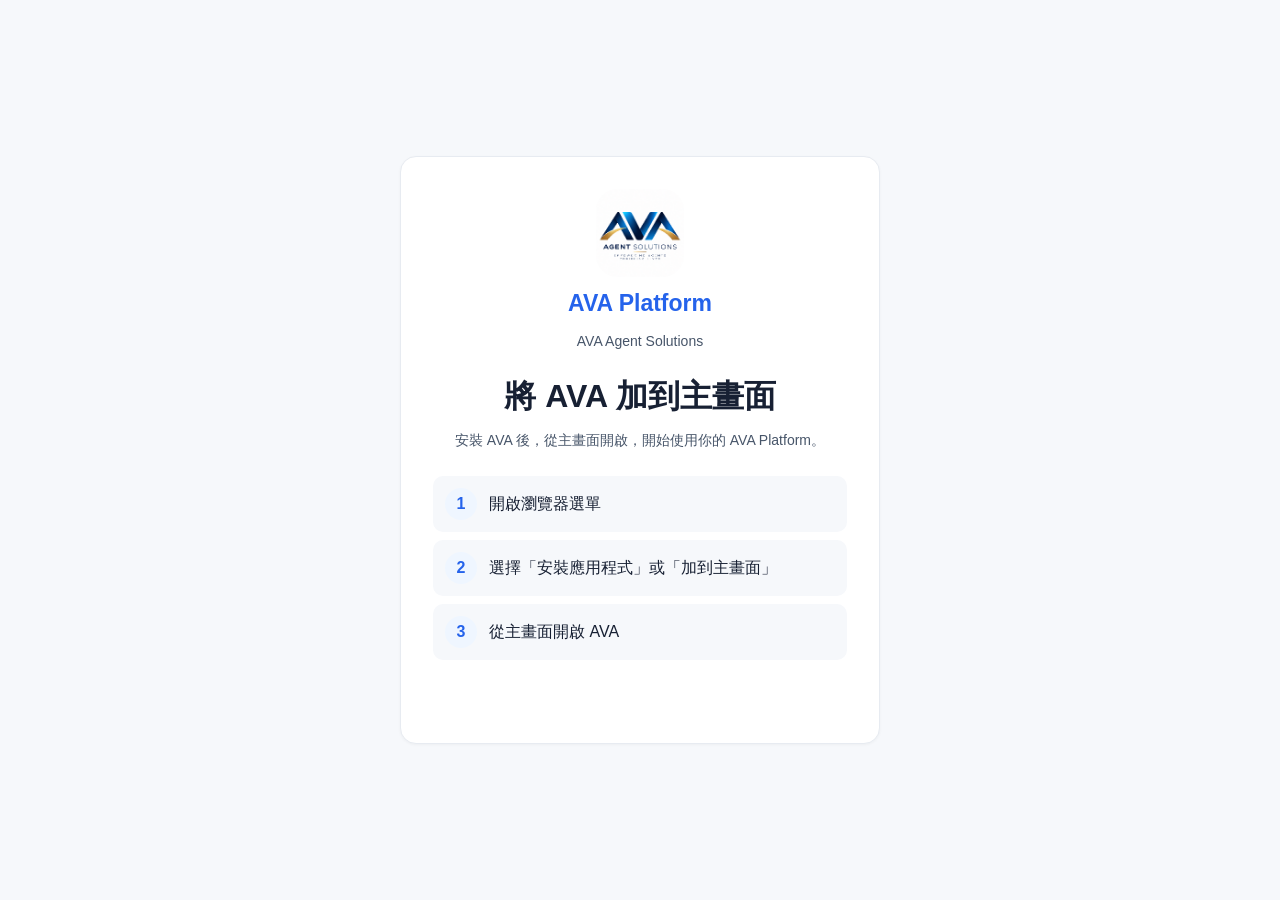
<file: install.html>
<!doctype html>
<html lang="zh-HK">
<head>
  <meta charset="utf-8">
  <meta name="viewport" content="width=device-width,initial-scale=1,viewport-fit=cover">
  <meta name="theme-color" content="#2563eb">
  <meta name="apple-mobile-web-app-capable" content="yes">
  <meta name="apple-mobile-web-app-title" content="AVA">
  <link rel="manifest" href="./manifest.webmanifest">
  <link rel="apple-touch-icon" sizes="192x192" href="./ava-192.png">
  <link rel="stylesheet" href="./design-system/tokens.css">
  <link rel="stylesheet" href="./design-system/components.css">
  <title>安裝 AVA Platform</title>
  <script src="./ava-lifecycle.js"></script>
  <script>if (AVALifecycle.isStandalone()) location.replace("./");</script>
  <style>
    body { min-width: 0; }
    .install-stage { display: grid; min-height: 100vh; min-height: 100dvh; place-items: center; padding-top: max(var(--ava-page-padding-block), env(safe-area-inset-top)); }
    .install-card { width: min(100%, 480px); margin-inline: auto; padding: clamp(var(--ava-space-24), 5vw, var(--ava-space-32)); text-align: center; }
    .install-brand { display: grid; justify-items: center; gap: var(--ava-space-8); margin-bottom: var(--ava-space-24); }
    .install-logo { width: 88px; height: 88px; border-radius: 22px; }
    .install-brand-name { margin: 0; color: var(--ava-color-brand); font-size: var(--ava-type-section); font-weight: var(--ava-weight-extrabold); }
    .install-brand-subtitle { margin: 0; color: var(--ava-color-text-secondary); font-size: var(--ava-type-support); }
    .install-copy { display: grid; gap: var(--ava-space-12); margin-bottom: var(--ava-space-24); }
    .install-steps { display: grid; gap: var(--ava-space-8); margin: 0 0 var(--ava-space-20); padding: 0; list-style: none; text-align: left; }
    .install-step { display: grid; grid-template-columns: 32px minmax(0, 1fr); align-items: center; gap: var(--ava-space-12); min-width: 0; padding: var(--ava-space-12); border-radius: var(--ava-control-radius); background: var(--ava-color-background); }
    .install-step-number { display: grid; width: 32px; height: 32px; place-items: center; border-radius: 50%; color: var(--ava-color-brand); background: var(--ava-color-brand-soft); font-weight: var(--ava-weight-bold); }
    .install-step-copy { min-width: 0; overflow-wrap: anywhere; }
    .install-actions { display: grid; gap: var(--ava-space-8); }
    .install-status { min-height: 1.6em; margin: var(--ava-space-12) 0 0; color: var(--ava-color-text-secondary); font-size: var(--ava-type-caption); overflow-wrap: anywhere; }
  </style>
</head>
<body class="ava-shell">
  <main class="ava-container install-stage">
    <section class="ava-card install-card" aria-labelledby="installTitle">
      <header class="install-brand">
        <img class="install-logo" src="./ava-192.png" alt="AVA">
        <p class="install-brand-name">AVA Platform</p>
        <p class="install-brand-subtitle">AVA Agent Solutions</p>
      </header>

      <div class="install-copy">
        <h1 class="ava-page-title" id="installTitle">將 AVA 加到主畫面</h1>
        <p class="ava-support" id="installDescription">安裝 AVA 後，從主畫面開啟，開始使用你的 AVA Platform。</p>
      </div>

      <ol class="install-steps" id="installSteps" aria-label="安裝步驟"></ol>

      <div class="install-actions">
        <button class="ava-button ava-button--primary" id="installButton" type="button" hidden>安裝 AVA</button>
      </div>
      <p class="install-status" id="installStatus" role="status" aria-live="polite"></p>
    </section>
  </main>

  <script>
    const isApple = /iPad|iPhone|iPod/.test(navigator.userAgent) ||
      (navigator.platform === "MacIntel" && navigator.maxTouchPoints > 1);
    const steps = document.getElementById("installSteps");
    const installButton = document.getElementById("installButton");
    const installStatus = document.getElementById("installStatus");
    const fallbackSteps = isApple
      ? ["按 Safari「分享」", "選擇「加入主畫面」", "從主畫面開啟 AVA"]
      : ["開啟瀏覽器選單", "選擇「安裝應用程式」或「加到主畫面」", "從主畫面開啟 AVA"];

    function renderSteps(items) {
      steps.replaceChildren(...items.map((copy, index) => {
        const row = document.createElement("li");
        row.className = "install-step";
        const number = document.createElement("span");
        number.className = "install-step-number";
        number.textContent = String(index + 1);
        const text = document.createElement("span");
        text.className = "install-step-copy";
        text.textContent = copy;
        row.append(number, text);
        return row;
      }));
    }

    renderSteps(fallbackSteps);

    let installPrompt = null;
    if (!isApple) {
      addEventListener("beforeinstallprompt", event => {
        event.preventDefault();
        installPrompt = event;
        installButton.hidden = false;
        renderSteps(["按下方「安裝 AVA」", "確認瀏覽器安裝提示", "從主畫面開啟 AVA"]);
      });
      addEventListener("appinstalled", () => {
        installPrompt = null;
        installButton.hidden = true;
        installStatus.textContent = "AVA 已安裝。請從主畫面開啟。";
      });
    }

    installButton.addEventListener("click", async () => {
      if (!installPrompt) return;
      const prompt = installPrompt;
      installPrompt = null;
      installButton.disabled = true;
      try {
        await prompt.prompt();
        await prompt.userChoice;
      } finally {
        installButton.disabled = false;
        installButton.hidden = true;
      }
    });

  </script>
</body>
</html>
</file>
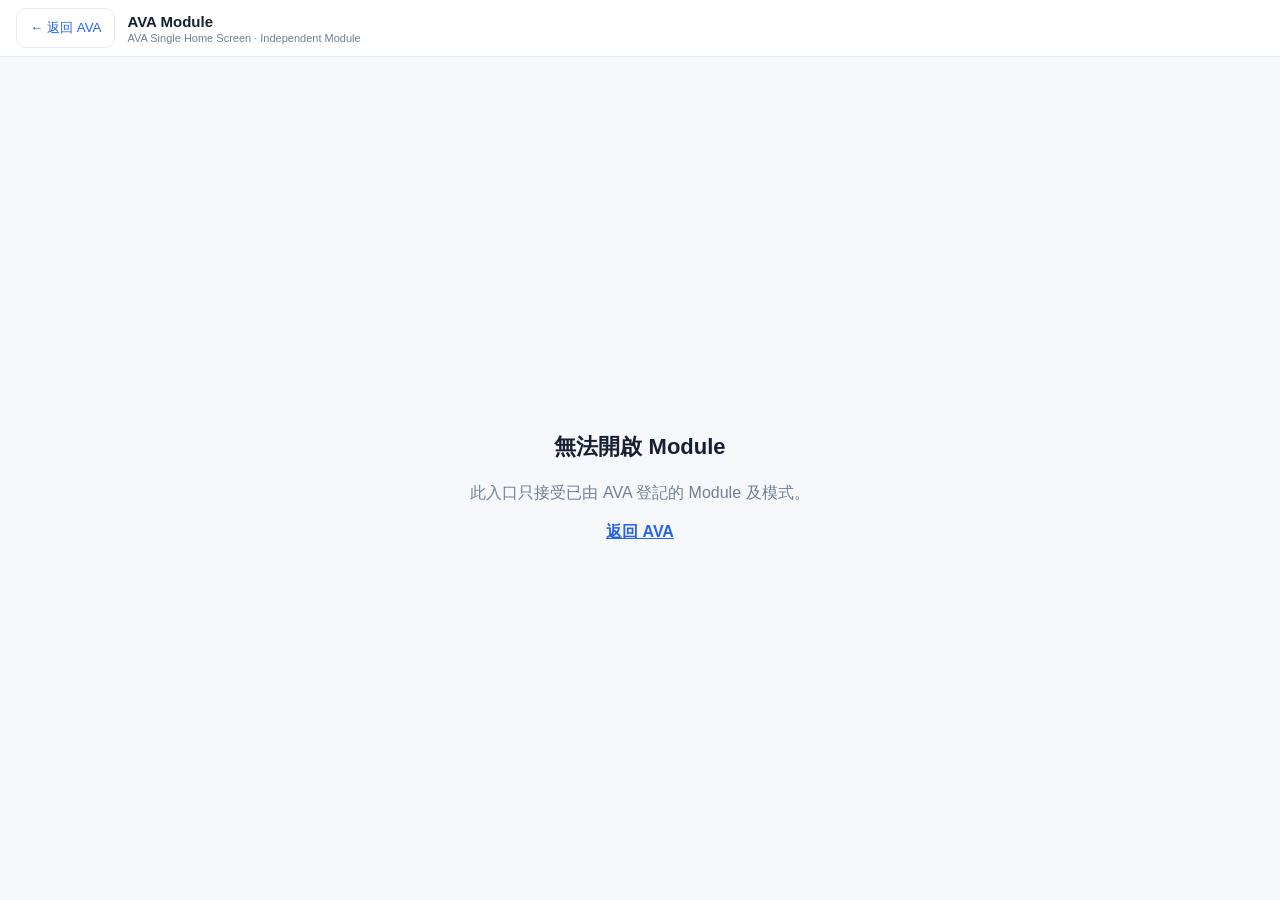
<file: module-gateway.html>
<!DOCTYPE html>
<html lang="zh-HK">
<head>
<meta charset="UTF-8">
<meta name="viewport" content="width=device-width, initial-scale=1, viewport-fit=cover">
<meta name="theme-color" content="#2563eb">
<meta name="mobile-web-app-capable" content="yes">
<meta name="apple-mobile-web-app-capable" content="yes">
<meta name="apple-mobile-web-app-status-bar-style" content="default">
<meta name="apple-mobile-web-app-title" content="AVA">
<link rel="manifest" href="./manifest.webmanifest">
<link rel="apple-touch-icon" sizes="192x192" href="./ava-192.png">
<title>AVA · Module</title>
<style>
:root{color-scheme:light;--primary:#2563eb;--text:#172033;--border:#e7ebf1;--surface:#fff;--safe-top:env(safe-area-inset-top,0px)}
*{box-sizing:border-box}html,body{height:100%;margin:0;overflow:hidden;font-family:-apple-system,BlinkMacSystemFont,"Segoe UI","PingFang HK","Noto Sans TC",sans-serif;background:#f6f8fb;color:var(--text)}
.gateway{height:100%;display:grid;grid-template-rows:auto 1fr}.gateway-bar{min-height:56px;padding:calc(8px + var(--safe-top)) 16px 8px;display:flex;align-items:center;gap:12px;background:var(--surface);border-bottom:1px solid var(--border);z-index:2}.gateway-back{min-width:44px;min-height:40px;border:1px solid var(--border);border-radius:10px;background:#fff;color:var(--primary);font:600 14px inherit;padding:0 13px;cursor:pointer}.gateway-title{min-width:0}.gateway-title strong,.gateway-title span{display:block}.gateway-title strong{font-size:15px}.gateway-title span{margin-top:2px;color:#718096;font-size:11px}.module-frame{width:100%;height:100%;border:0;background:#fff}.gateway-error{display:none;place-items:center;padding:24px;text-align:center}.gateway-error.show{display:grid}.gateway-error h1{font-size:22px}.gateway-error p{max-width:520px;color:#718096;line-height:1.6}.gateway-error a{color:var(--primary);font-weight:700}
@media(max-width:520px){.gateway-bar{padding-left:10px;padding-right:10px}.gateway-title span{display:none}}
</style>
</head>
<body>
<main class="gateway" id="gateway">
  <header class="gateway-bar">
    <button class="gateway-back" id="returnAva" type="button">← 返回 AVA</button>
    <div class="gateway-title"><strong id="moduleName">AVA Module</strong><span>AVA Single Home Screen · Independent Module</span></div>
  </header>
  <iframe class="module-frame" id="moduleFrame" title="AVA Module" referrerpolicy="same-origin" allow="clipboard-read; clipboard-write; camera; microphone"></iframe>
  <section class="gateway-error" id="gatewayError"><div><h1>無法開啟 Module</h1><p>此入口只接受已由 AVA 登記的 Module 及模式。</p><a href="./">返回 AVA</a></div></section>
</main>
<script>
const MODULES=Object.freeze({
  ciapp:Object.freeze({name:"CI Protection",path:"../CIApp/",origin:"https://ivancww.github.io",entryParameter:"mode",adminTicketRequired:false,capabilities:Object.freeze({frontend:true,user:true,admin:true})}),
  "5pay":Object.freeze({name:"5PAY Saving Plan",path:"../5pay-saving-plan/",origin:"https://ivancww.github.io",capabilities:Object.freeze({frontend:true,user:true,admin:true})}),
  medical:Object.freeze({name:"Medical",path:"../medical/",origin:"https://ivancww.github.io",capabilities:Object.freeze({frontend:true,user:true,admin:true})}),
  "critical-illness":Object.freeze({name:"Critical Illness",path:"../critical-illness-/",origin:"https://ivancww.github.io",capabilities:Object.freeze({frontend:true,user:true,admin:true})})
});
const params=new URLSearchParams(window.location.search);
const moduleKey=params.get("module");
const requestedMode=params.get("mode")||params.get("avaEntry")||"frontend";
const declaredEntry=params.get("avaEntry");
const requestedSurface=params.get("avaSurface");
const returnSurface=["frontend","user","admin"].includes(requestedSurface)?requestedSurface:requestedMode;
const launchTicket=params.get("avaAdminLaunch");
const moduleConfig=MODULES[moduleKey];
const frame=document.getElementById("moduleFrame");
const error=document.getElementById("gatewayError");

// Do not retain a one-time credential in the AVA top-level URL or its history entry.
if(launchTicket){
  const cleanUrl=new URL(window.location.href);
  cleanUrl.searchParams.delete("avaAdminLaunch");
  history.replaceState(null,"",cleanUrl.pathname+(cleanUrl.search||"")+(cleanUrl.hash||""));
}

function returnToAva(){
  const destination=new URL("./",window.location.href);
  destination.searchParams.set("avaSurface",returnSurface);
  window.location.assign(destination.href);
}
function isAvaReturn(url){return url.origin===window.location.origin&&url.pathname.replace(/index\.html$/,"")==="/avaplatform/"}
function connectModuleNavigation(){
  try{
    const doc=frame.contentDocument;
    if(!doc)return;
    doc.addEventListener("click",event=>{
      const anchor=event.target.closest?.("a[href]");
      if(!anchor)return;
      const destination=new URL(anchor.href,frame.contentWindow.location.href);
      if(isAvaReturn(destination)){event.preventDefault();returnToAva()}
    });
  }catch(error){console.warn("[AVA Gateway] Module navigation bridge unavailable",error)}
}
function handleFrameLoad(){
  try{
    // Some independent Apps implement Return to AVA as a location change
    // rather than an anchor or postMessage. Catch that transition before the
    // AVA document can remain nested inside the gateway iframe.
    const current=new URL(frame.contentWindow.location.href);
    if(isAvaReturn(current)){returnToAva();return}
  }catch(error){console.warn("[AVA Gateway] Module load boundary unavailable",error)}
  connectModuleNavigation();
}

window.addEventListener("message",event=>{
  if(event.source!==frame.contentWindow||event.origin!==moduleConfig?.origin)return;
  if(event.data?.type==="ava:return")returnToAva();
});

document.getElementById("returnAva").addEventListener("click",returnToAva);
if(!moduleConfig||declaredEntry&&declaredEntry!==requestedMode||!moduleConfig.capabilities?.[requestedMode]||(requestedMode==="admin"&&(moduleConfig.adminTicketRequired??true)&&!launchTicket)||requestedMode!=="admin"&&launchTicket){
  frame.remove();error.classList.add("show");document.title="AVA · Invalid Module";
}else{
  const destination=new URL(moduleConfig.path,window.location.href);
  destination.searchParams.set(moduleConfig.entryParameter||"avaEntry",requestedMode);
  if(requestedMode==="admin"&&launchTicket)destination.searchParams.set("avaAdminLaunch",launchTicket);
  document.getElementById("moduleName").textContent=moduleConfig.name;
  frame.title=moduleConfig.name;
  frame.addEventListener("load",handleFrameLoad);
  frame.src=destination.href;
  document.title=`AVA · ${moduleConfig.name}`;
}
</script>
</body>
</html>
</file>
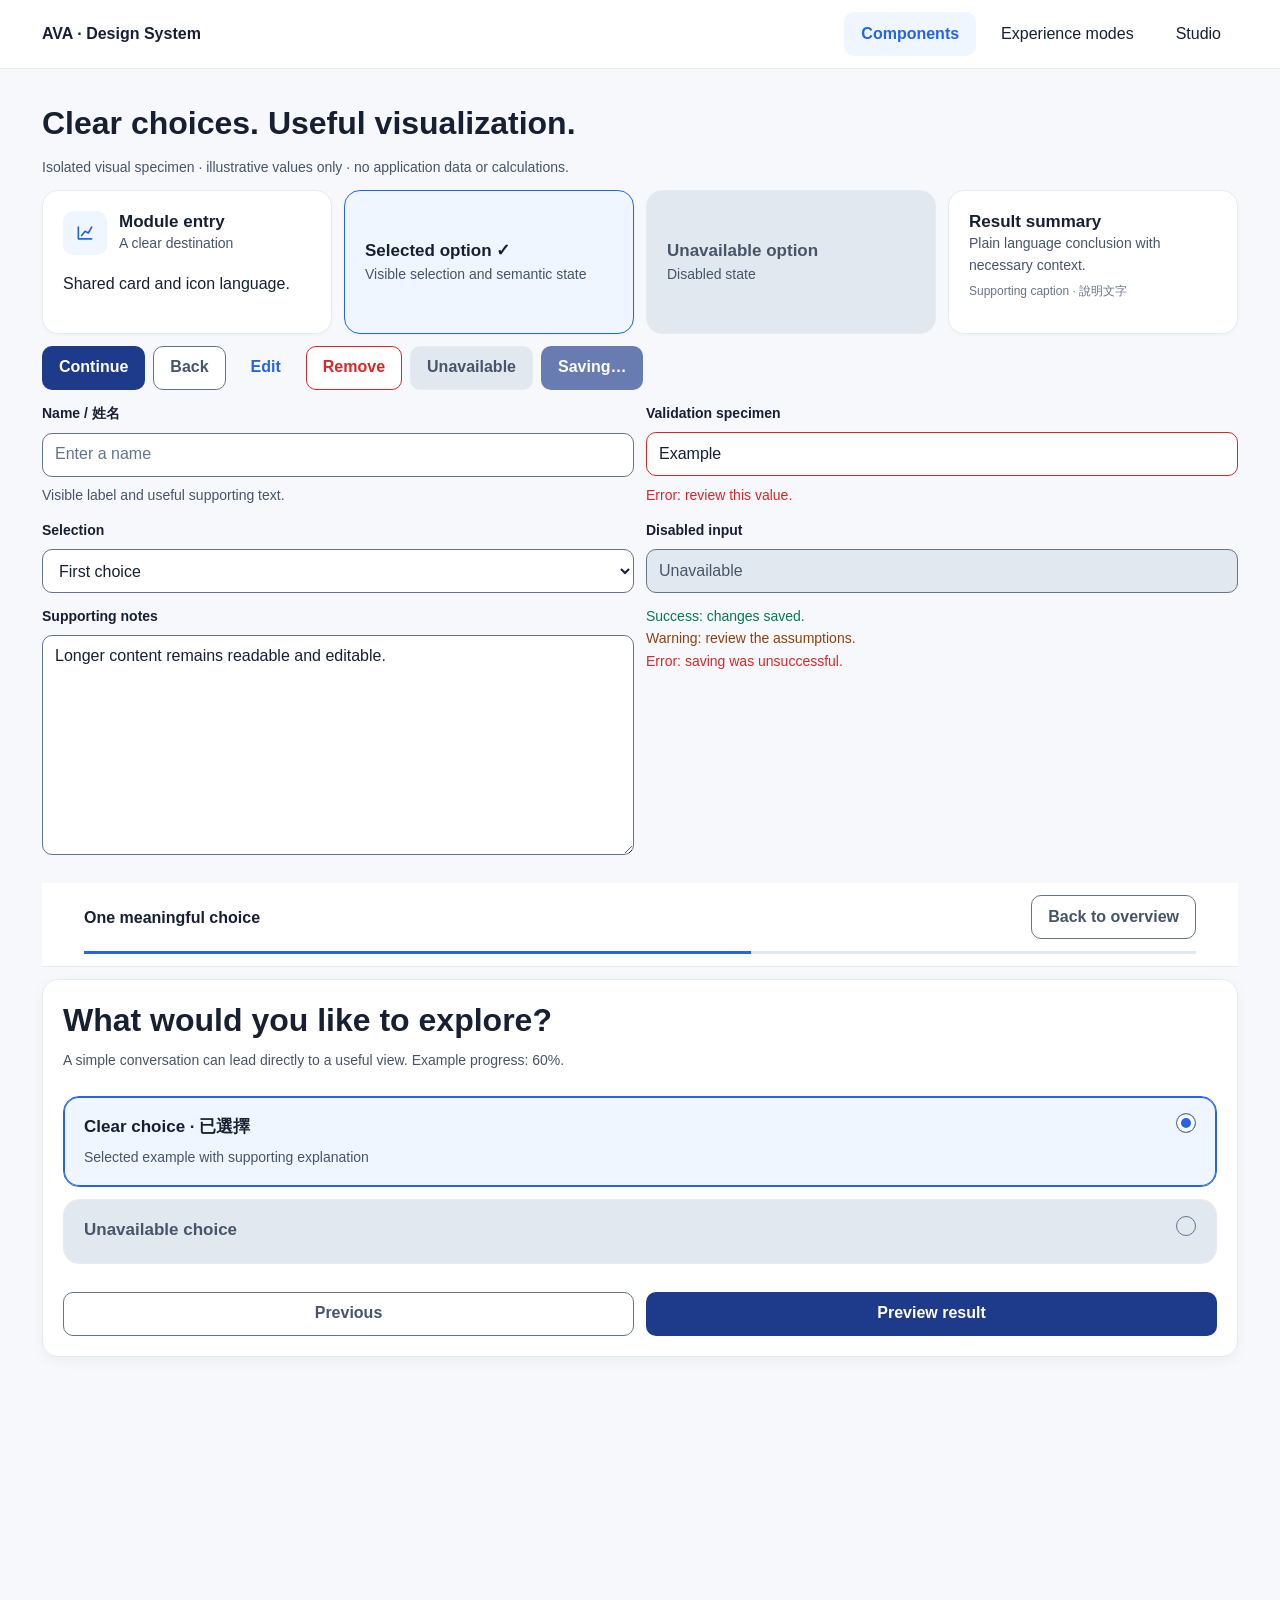
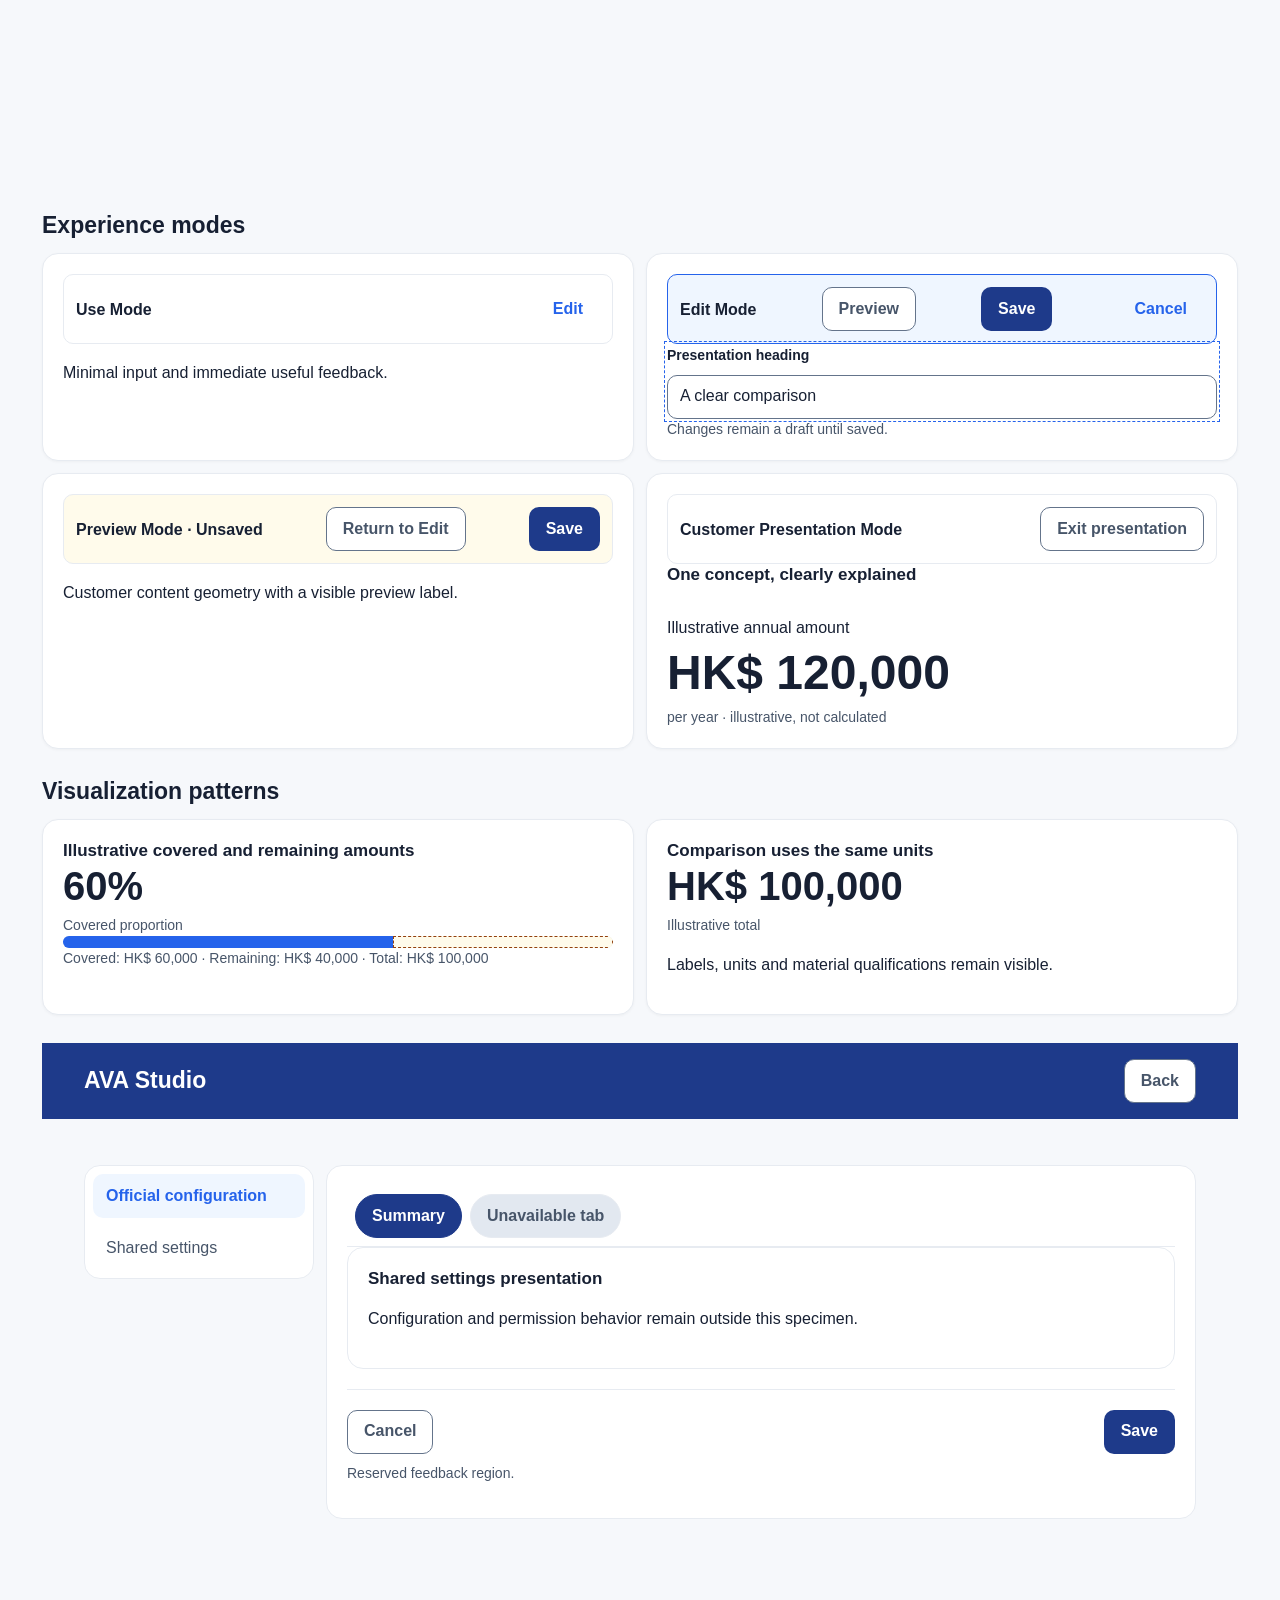
<file: design-system/preview.html>
<!doctype html>
<html lang="en">
<head>
<meta charset="utf-8">
<meta name="viewport" content="width=device-width, initial-scale=1, viewport-fit=cover">
<title>AVA Design System review</title>
<link rel="stylesheet" href="tokens.css">
<link rel="stylesheet" href="components.css">
<link rel="stylesheet" href="frontend.css">
<link rel="stylesheet" href="management.css">
</head>
<body class="ava-shell">
<header class="ava-header"><strong>AVA · Design System</strong><nav class="ava-nav" aria-label="Review sections"><a class="ava-nav__item" href="#components" aria-current="page">Components</a><a class="ava-nav__item" href="#modes">Experience modes</a><a class="ava-nav__item" href="#studio">Studio</a></nav></header>
<main class="ava-container ava-container--wide">
<section class="ava-section" id="components">
<h1 class="ava-page-title">Clear choices. Useful visualization.</h1>
<p class="ava-support">Isolated visual specimen · illustrative values only · no application data or calculations.</p>
<div class="ava-grid ava-grid--modules">
<a class="ava-card ava-card--interactive" href="#modes"><div class="ava-card__header"><span class="ava-card__icon"><svg class="ava-icon" viewBox="0 0 24 24" aria-hidden="true"><path d="M4 19V5m0 14h16M8 15l4-5 4 2 4-7"/></svg></span><div><h2 class="ava-card__title">Module entry</h2><p class="ava-card__subtitle">A clear destination</p></div></div><p>Shared card and icon language.</p></a>
<button class="ava-card ava-card--interactive" type="button" aria-pressed="true"><span class="ava-card__title">Selected option ✓</span><span class="ava-support">Visible selection and semantic state</span></button>
<button class="ava-card ava-card--interactive" type="button" disabled><span class="ava-card__title">Unavailable option</span><span class="ava-support">Disabled state</span></button>
<article class="ava-result-card"><h2 class="ava-card__title">Result summary</h2><p class="ava-support">Plain language conclusion with necessary context.</p><span class="ava-caption">Supporting caption · 說明文字</span></article>
</div>
<div class="ava-nav" aria-label="Button specimens"><button id="primary" class="ava-button ava-button--primary">Continue</button><button class="ava-button ava-button--secondary">Back</button><button class="ava-button ava-button--subtle">Edit</button><button class="ava-button ava-button--danger">Remove</button><button class="ava-button" disabled>Unavailable</button><button class="ava-button ava-button--primary" aria-busy="true">Saving…</button></div>
<div class="ava-grid">
<div class="ava-field"><label class="ava-label" for="name">Name / 姓名</label><input class="ava-input" id="name" placeholder="Enter a name" aria-describedby="name-help"><p class="ava-help" id="name-help">Visible label and useful supporting text.</p></div>
<div class="ava-field"><label class="ava-label" for="invalid">Validation specimen</label><input class="ava-input" id="invalid" value="Example" aria-invalid="true" aria-describedby="invalid-help"><p class="ava-status ava-status--error" id="invalid-help">Error: review this value.</p></div>
<div class="ava-field"><label class="ava-label" for="choice">Selection</label><select class="ava-select" id="choice"><option>First choice</option><option>Second choice</option></select></div>
<div class="ava-field"><label class="ava-label" for="disabled">Disabled input</label><input class="ava-input" id="disabled" value="Unavailable" disabled></div>
<div class="ava-field"><label class="ava-label" for="notes">Supporting notes</label><textarea class="ava-textarea" id="notes">Longer content remains readable and editable.</textarea></div>
<div><p class="ava-status ava-status--success">Success: changes saved.</p><p class="ava-status ava-status--warning">Warning: review the assumptions.</p><p class="ava-status ava-status--error">Error: saving was unsuccessful.</p></div>
</div>
</section>
<section class="ava-section ava-front" aria-label="Frontstage specimen">
<header class="ava-front__header"><strong>One meaningful choice</strong><button class="ava-button ava-button--secondary">Back to overview</button><div class="ava-front__progress" role="progressbar" aria-label="Example progress" aria-valuemin="0" aria-valuemax="100" aria-valuenow="60"><div class="ava-front__progress-fill" style="--ava-visual-value:60%"></div></div></header>
<div class="ava-front__content"><h2 class="ava-front__title">What would you like to explore?</h2><p class="ava-front__support">A simple conversation can lead directly to a useful view. Example progress: 60%.</p><div class="ava-front__options" role="radiogroup" aria-label="Illustrative choices"><button class="ava-option" role="radio" aria-checked="true" type="button"><span><span class="ava-option__title">Clear choice · 已選擇</span><span class="ava-option__support">Selected example with supporting explanation</span></span><span class="ava-option__indicator" aria-hidden="true"></span></button><button class="ava-option" role="radio" aria-checked="false" tabindex="-1" type="button" disabled><span class="ava-option__title">Unavailable choice</span><span class="ava-option__indicator" aria-hidden="true"></span></button></div><div class="ava-front__actions"><button class="ava-button ava-button--secondary">Previous</button><button class="ava-button ava-button--primary">Preview result</button></div></div>
</section>
<section class="ava-section" id="modes"><h2 class="ava-section-title">Experience modes</h2>
<div class="ava-comparison">
<article class="ava-card" data-ava-mode="use"><div class="ava-mode-bar"><strong>Use Mode</strong><button class="ava-button ava-button--subtle">Edit</button></div><p>Minimal input and immediate useful feedback.</p><button class="ava-button ava-edit-only">Edit-only control</button></article>
<article class="ava-card" data-ava-mode="edit"><div class="ava-mode-bar"><strong>Edit Mode</strong><button class="ava-button ava-button--secondary">Preview</button><button class="ava-button ava-button--primary">Save</button><button class="ava-button ava-button--subtle">Cancel</button></div><div class="ava-field ava-editable"><label class="ava-label" for="heading">Presentation heading</label><input class="ava-input" id="heading" value="A clear comparison"></div><p class="ava-help">Changes remain a draft until saved.</p></article>
<article class="ava-card" data-ava-mode="preview"><div class="ava-mode-bar"><strong>Preview Mode · Unsaved</strong><button class="ava-button ava-button--secondary">Return to Edit</button><button class="ava-button ava-button--primary">Save</button></div><p>Customer content geometry with a visible preview label.</p><button class="ava-button ava-edit-only">Edit-only control</button></article>
<article class="ava-card" data-ava-mode="presentation"><div class="ava-mode-bar"><strong>Customer Presentation Mode</strong><button class="ava-button ava-button--secondary">Exit presentation</button></div><div class="ava-concept"><h3 class="ava-card__title">One concept, clearly explained</h3><div class="ava-metric"><span>Illustrative annual amount</span><strong class="ava-metric__value ava-amount">HK$ 120,000</strong><span class="ava-metric__unit">per year · illustrative, not calculated</span></div><p class="ava-agent-only">Agent-only utility</p></div></article>
</div></section>
<section class="ava-section"><h2 class="ava-section-title">Visualization patterns</h2><div class="ava-comparison"><article class="ava-result-card"><h3 class="ava-card__title">Illustrative covered and remaining amounts</h3><div class="ava-metric"><strong class="ava-metric__value ava-percentage">60%</strong><span class="ava-metric__unit">Covered proportion</span></div><div class="ava-bar" role="img" aria-label="Covered 60%; remaining 40%"><span class="ava-bar__fill" style="--ava-visual-value:60%"></span><span class="ava-bar__gap"></span></div><p class="ava-support">Covered: HK$ 60,000 · Remaining: HK$ 40,000 · Total: HK$ 100,000</p></article><article class="ava-result-card"><h3 class="ava-card__title">Comparison uses the same units</h3><div class="ava-metric"><strong class="ava-metric__value ava-amount">HK$ 100,000</strong><span class="ava-metric__unit">Illustrative total</span></div><p>Labels, units and material qualifications remain visible.</p></article></div></section>
<section class="ava-management ava-section" id="studio" aria-label="Studio specimen"><header class="ava-management__header"><h2 class="ava-section-title">AVA Studio</h2><button class="ava-button ava-button--secondary">Back</button></header><div class="ava-management__workspace"><nav class="ava-management__sidebar" aria-label="Studio specimen navigation"><button class="ava-management__sidebar-button" aria-current="page">Official configuration</button><button class="ava-management__sidebar-button">Shared settings</button></nav><div class="ava-management__content"><div class="ava-management__tabs" role="tablist" aria-label="Illustrative tabs"><button class="ava-management__tab" id="summary-tab" role="tab" aria-selected="true" aria-controls="summary-panel">Summary</button><button class="ava-management__tab" role="tab" aria-selected="false" tabindex="-1" disabled>Unavailable tab</button></div><div role="tabpanel" id="summary-panel" aria-labelledby="summary-tab"><div class="ava-management__card"><h3 class="ava-card__title">Shared settings presentation</h3><p>Configuration and permission behavior remain outside this specimen.</p></div></div><div class="ava-management__actions"><button class="ava-button ava-button--secondary">Cancel</button><button class="ava-button ava-button--primary">Save</button></div><p class="ava-management__status">Reserved feedback region.</p></div></div></section>
</main>
<div class="ava-modal-backdrop" id="modal-specimen" hidden><section class="ava-modal" role="dialog" aria-modal="true" aria-labelledby="modal-title"><button class="ava-button ava-button--secondary ava-modal__close">Close</button><h2 id="modal-title" class="ava-section-title">Dialog layout specimen</h2><p>Short viewport testing verifies internal scrolling and usable controls.</p><div class="ava-field"><label class="ava-label" for="modal-notes">Notes</label><textarea class="ava-textarea" id="modal-notes"></textarea></div></section></div>
</body>
</html>
</file>
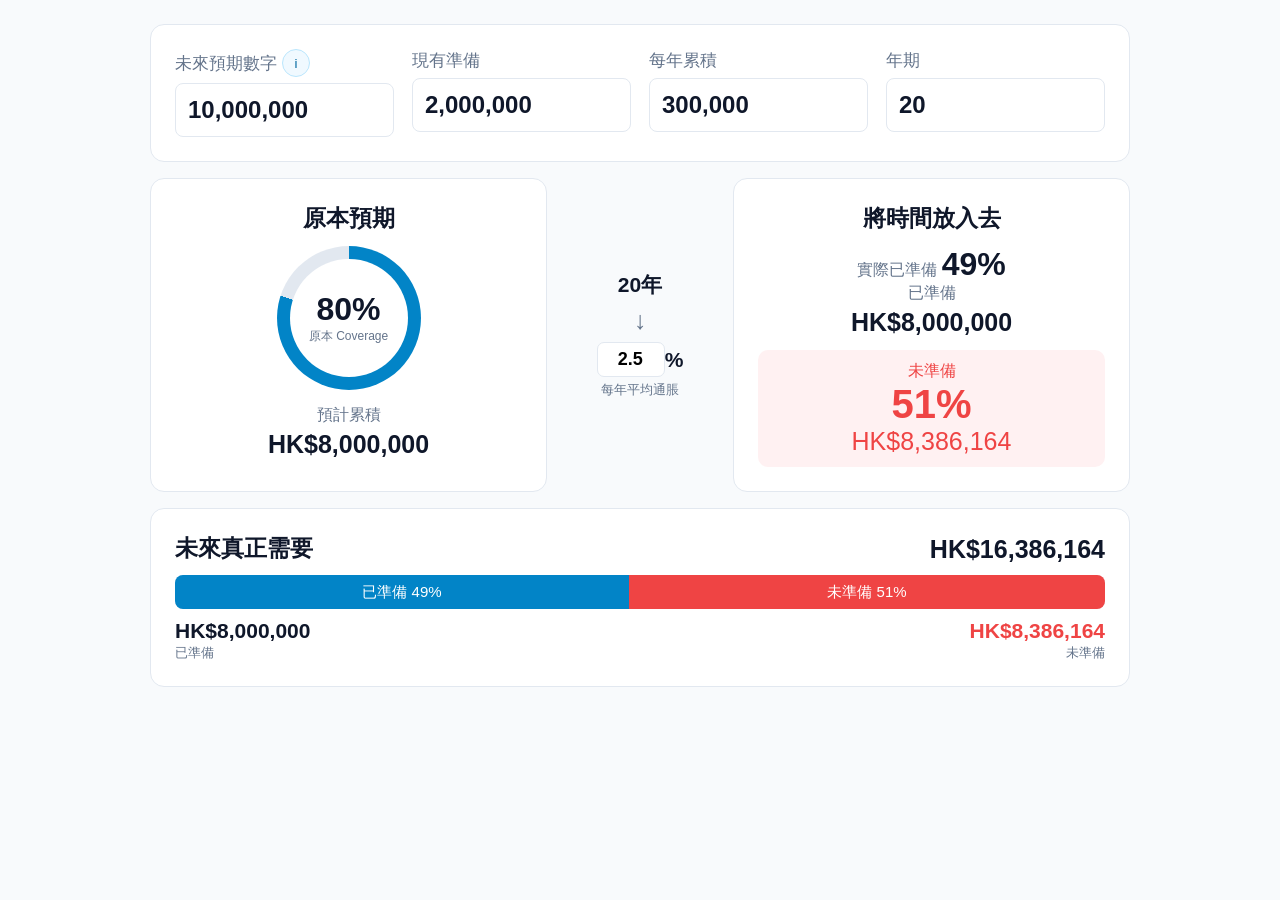
<file: modules/5pay/scenario1_gap.html>
<!DOCTYPE html>
<html lang="zh-HK">
<head>
  <meta charset="UTF-8"><meta name="viewport" content="width=device-width,initial-scale=1">
  <title>未來準備 × 時間 × 通脹</title>
  <style>
    :root{--bg:#f8fafc;--card:#fff;--border:#e2e8f0;--text:#0f172a;--muted:#64748b;--blue:#0284c7;--green:#10b981;--red:#ef4444}
    *{box-sizing:border-box}body{margin:0;background:var(--bg);color:var(--text);font-family:-apple-system,BlinkMacSystemFont,"Segoe UI",sans-serif;padding:24px 16px}.wrap{max-width:980px;margin:auto}.hero{margin-bottom:20px}.hero h1{font-size:28px;margin:0 0 7px}.hero p{margin:0;color:var(--muted);font-size:16px}.card{background:var(--card);border:1px solid var(--border);border-radius:14px;padding:18px}.inputs{display:grid;grid-template-columns:repeat(4,1fr);gap:13px;margin-bottom:16px}.field label{display:flex;align-items:center;gap:5px;color:var(--muted);font-size:14px;margin-bottom:6px}.field input{width:100%;border:1px solid var(--border);border-radius:8px;padding:10px;font-size:18px;font-weight:600;color:var(--text)}.info{border:1px solid #bae6fd;background:#f0f9ff;color:#0369a1;width:20px;height:20px;border-radius:50%;cursor:pointer}.tips{display:none;margin-top:10px;padding:12px;border:1px solid #bae6fd;border-radius:9px;background:#f0f9ff;color:#334155;font-size:15px}.tips.show{display:block}.tips p{margin:4px 0}.flow{display:grid;grid-template-columns:1fr 150px 1fr;gap:14px;align-items:stretch}.result{text-align:center}.result h2{font-size:19px;margin:0 0 12px}.donut{--pct:0;width:132px;height:132px;margin:4px auto 15px;border-radius:50%;background:conic-gradient(var(--blue) calc(var(--pct)*1%),#e2e8f0 0);position:relative}.donut:after{content:"";position:absolute;inset:13px;background:white;border-radius:50%}.donut-text{position:absolute;inset:0;display:grid;place-content:center;z-index:1}.donut-text strong{font-size:30px}.donut-text span{font-size:12px;color:var(--muted)}.label{font-size:14px;color:var(--muted)}.money{font-size:21px;font-weight:650;margin-top:4px}.bridge{display:flex;flex-direction:column;align-items:center;justify-content:center;color:var(--muted)}.bridge strong{font-size:21px;color:var(--text)}.arrow{font-size:25px;margin:7px}.rate{display:flex;align-items:center}.rate input{width:68px;text-align:right;font-size:18px;padding:6px;border:1px solid var(--border);border-radius:7px;font-weight:650}.bridge small{margin-top:4px}.actual{font-size:15px;color:var(--muted);margin-top:8px}.actual strong{font-size:29px;color:var(--text)}.gap{background:#fff1f2;border-radius:10px;margin-top:13px;padding:11px;color:var(--red)}.gap strong{display:block;font-size:33px}.gap .gap-money{font-size:23px}.gapbar{margin-top:16px}.gap-head{display:flex;justify-content:space-between;align-items:end;margin-bottom:11px}.gap-head h2{font-size:19px;margin:0}.gap-head strong{font-size:22px}.bar{display:flex;height:34px;border-radius:8px;overflow:hidden;background:#e2e8f0}.ready,.missing{display:flex;align-items:center;justify-content:center;color:white;font-size:14px;white-space:nowrap;overflow:hidden;transition:width .25s}.ready{background:var(--blue)}.missing{background:var(--red)}.bar-details{display:flex;justify-content:space-between;margin-top:10px}.bar-details>div:last-child{text-align:right}.bar-details strong{display:block;font-size:18px}.danger{color:var(--red)}.bar-details span{font-size:13px;color:var(--muted)}
    @media(max-width:760px){.inputs{grid-template-columns:repeat(2,1fr)}.flow{grid-template-columns:1fr}.bridge{padding:8px}.hero h1{font-size:24px}}

    /* Fluid type and spacing: shared layout scales between compact and iPad widths. */
    html{overflow-x:hidden}body{padding:clamp(12px,2vw,24px);font-size:clamp(15px,1.45vw,16px);overflow-x:hidden}.wrap{min-width:0}.card{padding:clamp(14px,2.3vw,24px);min-width:0}.inputs{grid-template-columns:repeat(4,minmax(0,1fr));gap:clamp(10px,1.5vw,18px);margin-bottom:0}.field{min-width:0}.field label{font-size:clamp(15px,1.55vw,17px)}.field input{min-width:0;font-size:clamp(18px,2vw,24px);padding:clamp(9px,1.2vw,12px)}.info{width:28px;height:28px;flex:0 0 28px}.tips{font-size:clamp(15px,1.45vw,16px)}.flow{grid-template-columns:minmax(0,1fr) minmax(110px,150px) minmax(0,1fr);gap:clamp(10px,1.5vw,18px)}.result h2,.gap-head h2{font-size:clamp(18px,2vw,23px)}.donut{width:clamp(112px,15vw,144px);height:clamp(112px,15vw,144px)}.donut-text strong,.actual strong{font-size:clamp(28px,3vw,32px)}.label,.actual{font-size:clamp(14px,1.4vw,16px)}.money,.gap .gap-money,.gap-head strong{font-size:clamp(19px,2.2vw,25px);overflow-wrap:anywhere}.gap strong{font-size:clamp(30px,3.8vw,40px)}.bar{max-width:100%}.bar-details strong{font-size:clamp(16px,1.9vw,21px);overflow-wrap:anywhere}.ready,.missing{font-size:clamp(12px,1.3vw,15px)}
    @media(max-width:699px){.inputs{grid-template-columns:repeat(2,minmax(0,1fr))}.flow{grid-template-columns:minmax(0,1fr) minmax(80px,.55fr) minmax(0,1fr)}.bridge strong{font-size:17px}.donut{width:108px;height:108px}.card{border-radius:12px}}
    @media(max-width:519px){.flow{grid-template-columns:1fr}.bridge{padding:6px;min-height:72px}.arrow{transform:rotate(90deg);margin:2px}.gap-head{align-items:flex-start;gap:8px}.gap-head strong{text-align:right}.bar-details{gap:8px}.bar-details>div{min-width:0}}
  </style>
</head><body><main class="wrap">

  <section class="card inputs-card"><div class="inputs">
    <div class="field"><label>未來預期數字 <button class="info" id="infoBtn" aria-label="顯示提示" aria-expanded="false">i</button></label><input id="target" inputmode="numeric" value="10,000,000"></div>
    <div class="field"><label>現有準備</label><input id="current" inputmode="numeric" value="2,000,000"></div>
    <div class="field"><label>每年累積</label><input id="annual" inputmode="numeric" value="300,000"></div>
    <div class="field"><label>年期</label><input id="years" type="number" min="1" max="60" value="20"></div>
  </div><div class="tips" id="tips"><p>1. 如果諗下將來嘅生活，你預期每月大概需要幾多先會覺得舒服？</p><p>2. 如果想將來多一份底氣／額外現金流，你希望每月大概有幾多？</p></div></section>
  <section class="flow" style="margin-top:16px">
    <article class="card result"><h2>原本預期</h2><div class="donut" id="originalDonut"><div class="donut-text"><strong id="originalPct">0%</strong><span>原本 Coverage</span></div></div><div class="label">預計累積</div><div class="money" id="accumulated"></div></article>
    <div class="bridge"><strong id="bridgeYears">20年</strong><div class="arrow">↓</div><div class="rate"><input id="inflation" type="number" value="2.5" min="0" step="0.1"><strong>%</strong></div><small>每年平均通脹</small></div>
    <article class="card result"><h2>將時間放入去</h2><div class="actual">實際已準備 <strong id="futurePct">0%</strong></div><div class="label">已準備</div><div class="money" id="readyMoney"></div><div class="gap"><span>未準備</span><strong id="gapPct">0%</strong><div class="gap-money" id="gapMoney"></div></div></article>
  </section>
  <section class="card gapbar"><div class="gap-head"><h2>未來真正需要</h2><strong id="futureRequired"></strong></div><div class="bar"><div class="ready" id="readyBar"></div><div class="missing" id="gapBar"></div></div><div class="bar-details"><div><strong id="readyBottom"></strong><span>已準備</span></div><div><strong class="danger" id="gapBottom"></strong><span>未準備</span></div></div></section>
</main><script>
  const money=n=>'HK$'+Math.round(Math.max(0,n)).toLocaleString('en-US');
  const number=v=>Number(String(v).replace(/,/g,''))||0;
  function formatInput(el){const n=number(el.value);el.value=el.value===''?'':Math.round(n).toLocaleString('en-US')}
  function update(){const target=number(targetEl.value),current=number(currentEl.value),annual=number(annualEl.value),years=Math.max(0,number(yearsEl.value)),rate=Math.max(0,number(inflationEl.value))/100;const accumulated=current+annual*years;const futureRequired=target*Math.pow(1+rate,years);const originalCoverage=target?Math.min(100,accumulated/target*100):0;const futureCoverage=futureRequired?Math.min(100,accumulated/futureRequired*100):0;const gap=Math.max(0,futureRequired-accumulated);const gapPercentage=Math.max(0,100-futureCoverage);originalPct.textContent=Math.round(originalCoverage)+'%';originalDonut.style.setProperty('--pct',originalCoverage);accumulatedEl.textContent=money(accumulated);bridgeYears.textContent=years+'年';futurePct.textContent=Math.round(futureCoverage)+'%';readyMoney.textContent=money(Math.min(accumulated,futureRequired));gapPct.textContent=Math.round(gapPercentage)+'%';gapMoney.textContent=money(gap);futureRequiredEl.textContent=money(futureRequired);readyBar.style.width=futureCoverage+'%';gapBar.style.width=gapPercentage+'%';readyBar.textContent='已準備 '+Math.round(futureCoverage)+'%';gapBar.textContent=gapPercentage>0?'未準備 '+Math.round(gapPercentage)+'%':'';readyBottom.textContent=money(Math.min(accumulated,futureRequired));gapBottom.textContent=money(gap)}
  ['originalPct','originalDonut','bridgeYears','futurePct','readyMoney','gapPct','gapMoney','readyBar','gapBar','readyBottom','gapBottom','infoBtn','tips'].forEach(id=>window[id]=document.getElementById(id));
  const targetEl=document.getElementById('target'),currentEl=document.getElementById('current'),annualEl=document.getElementById('annual'),yearsEl=document.getElementById('years'),inflationEl=document.getElementById('inflation'),accumulatedEl=document.getElementById('accumulated'),futureRequiredEl=document.getElementById('futureRequired');
  [targetEl,currentEl,annualEl].forEach(el=>el.addEventListener('input',()=>{formatInput(el);update()}));[yearsEl,inflationEl].forEach(el=>el.addEventListener('input',update));infoBtn.addEventListener('click',()=>{const shown=tips.classList.toggle('show');infoBtn.setAttribute('aria-expanded',shown)});update();
</script></body></html>
</file>
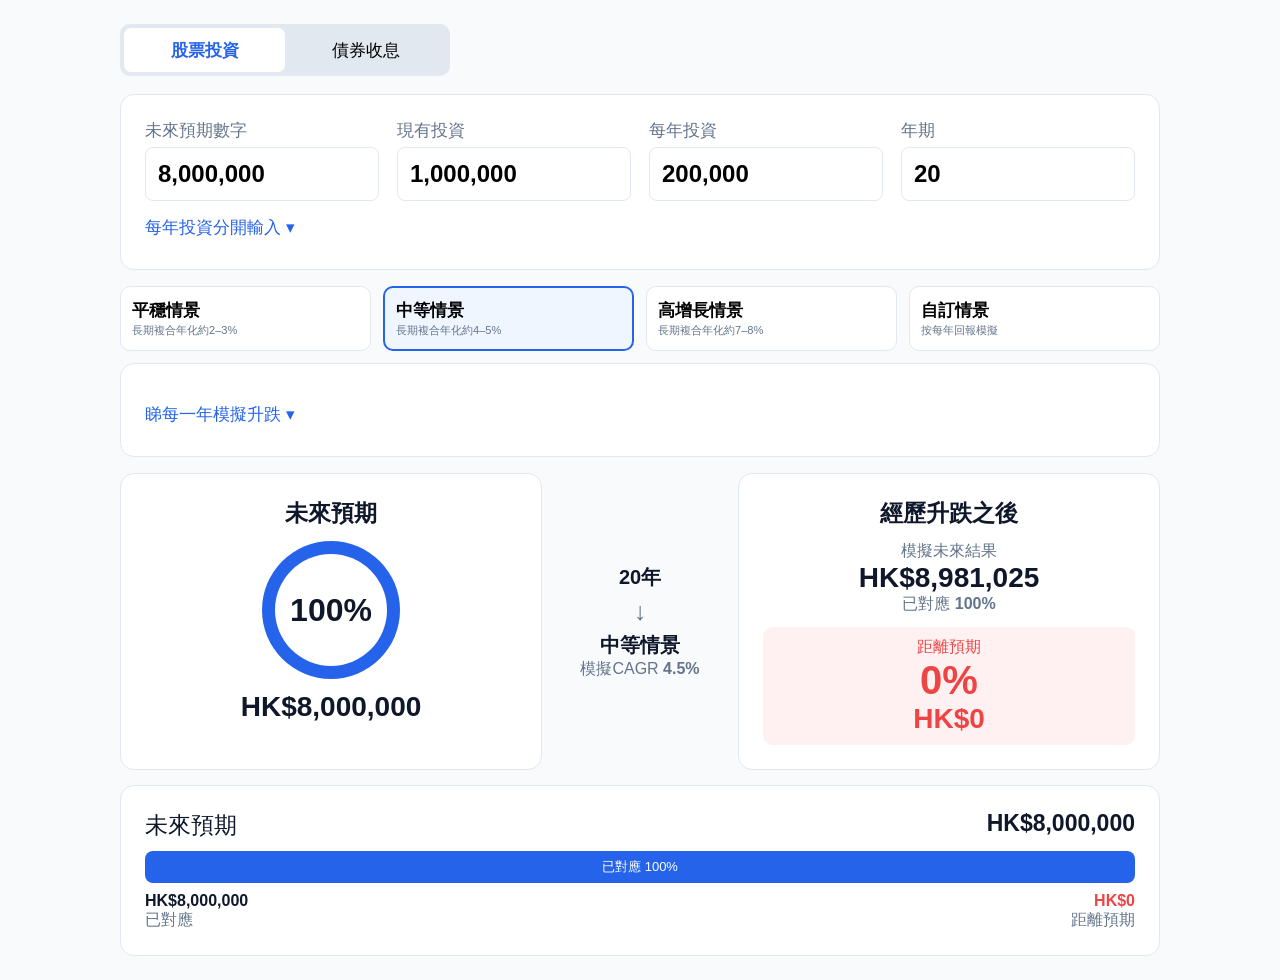
<file: modules/5pay/scenario2_gap.html>
<!DOCTYPE html><html lang="zh-HK"><head><meta charset="UTF-8"><meta name="viewport" content="width=device-width,initial-scale=1"><title>股票投資 × 債券收息</title><style>
:root{--bg:#f8fafc;--card:#fff;--border:#e2e8f0;--text:#0f172a;--muted:#64748b;--blue:#2563eb;--green:#10b981;--red:#ef4444}*{box-sizing:border-box}body{margin:0;background:var(--bg);color:var(--text);font-family:-apple-system,BlinkMacSystemFont,"Segoe UI",sans-serif;padding:20px 16px}.wrap{max-width:1040px;margin:auto}.switch{display:flex;width:330px;background:#e2e8f0;border-radius:10px;padding:4px;margin-bottom:18px}.switch button{flex:1;border:0;background:transparent;padding:9px;border-radius:7px;font-size:15px;cursor:pointer}.switch button.active{background:white;color:var(--blue);font-weight:650}.hero h1{font-size:27px;margin:0 0 7px}.hero p{margin:0 0 17px;color:var(--muted)}.card{background:white;border:1px solid var(--border);border-radius:14px;padding:17px}.inputs{display:grid;grid-template-columns:repeat(4,1fr);gap:12px}.field label{display:block;color:var(--muted);font-size:14px;margin-bottom:5px}.field input{width:100%;border:1px solid var(--border);border-radius:8px;padding:9px;font-size:17px;font-weight:600}.details-toggle{border:0;background:none;color:var(--blue);font-size:15px;padding:13px 0 4px;cursor:pointer}.details{display:none;border-top:1px solid #f1f5f9;margin-top:8px;padding-top:12px}.details.open{display:block}.year-grid{display:grid;grid-template-columns:repeat(5,1fr);gap:8px;max-height:260px;overflow:auto}.year-cell{background:#f8fafc;border:1px solid var(--border);border-radius:8px;padding:7px}.year-cell label{font-size:12px;color:var(--muted);display:block}.year-cell input{width:100%;margin-top:4px;border:1px solid var(--border);border-radius:5px;padding:5px;font-size:14px}.scenarios{display:grid;grid-template-columns:repeat(4,1fr);gap:9px;margin-top:16px}.scenario{border:1px solid var(--border);background:white;border-radius:10px;padding:11px;cursor:pointer;text-align:left}.scenario.active{border:2px solid var(--blue);background:#eff6ff}.scenario strong{display:block;font-size:15px}.scenario small{color:var(--muted)}.summary{display:flex;gap:25px;flex-wrap:wrap;margin-top:12px;font-size:14px}.summary strong{font-size:17px}.note{font-size:12px;color:var(--muted);margin-top:10px}.flow{display:grid;grid-template-columns:1fr 160px 1fr;gap:14px;align-items:stretch;margin-top:16px}.result{text-align:center}.result h2{font-size:19px;margin:0 0 12px}.donut{width:125px;height:125px;border-radius:50%;background:conic-gradient(var(--blue) 100%,#e2e8f0 0);position:relative;margin:7px auto 12px}.donut:after{content:"";position:absolute;inset:13px;background:white;border-radius:50%}.donut b{position:absolute;z-index:1;inset:0;display:grid;place-items:center;font-size:29px}.big{font-size:25px;font-weight:700}.muted{color:var(--muted);font-size:14px}.bridge{display:flex;flex-direction:column;justify-content:center;align-items:center;text-align:center;color:var(--muted)}.bridge strong{font-size:20px;color:var(--text)}.arrow{font-size:25px;margin:6px}.danger{color:var(--red)!important}.gapblock{margin-top:12px;padding:10px;background:#fff1f2;border-radius:9px}.gapblock strong{display:block;font-size:31px}.gapbar{margin-top:15px}.gap-title{display:flex;justify-content:space-between;font-size:19px}.bar{display:flex;height:32px;margin-top:10px;border-radius:8px;overflow:hidden}.covered{background:var(--blue);color:white}.short{background:var(--red);color:white}.bar>div{display:flex;justify-content:center;align-items:center;white-space:nowrap;overflow:hidden;font-size:13px}.below{display:flex;justify-content:space-between;margin-top:9px}.below>div:last-child{text-align:right}.below strong{display:block}.secondary{display:flex;justify-content:center;gap:26px;margin-top:12px;color:var(--muted);font-size:13px}.quick{display:flex;gap:6px;margin-top:7px}.quick button{border:1px solid var(--border);border-radius:6px;background:#f8fafc;padding:5px 9px;cursor:pointer}.quick button.active{background:var(--text);color:white}.hidden{display:none!important}
@media(max-width:780px){.inputs,.scenarios{grid-template-columns:repeat(2,1fr)}.flow{grid-template-columns:1fr}.year-grid{grid-template-columns:repeat(3,1fr)}}

/* Fluid responsive layer; the stock/bond control and shared content hierarchy stay unchanged. */
html{overflow-x:hidden}body{padding:clamp(12px,2vw,24px);font-size:clamp(15px,1.45vw,16px);overflow-x:hidden}.wrap{min-width:0}.switch{width:min(330px,100%);margin-bottom:clamp(12px,1.8vw,18px)}.switch button{min-height:44px;font-size:clamp(15px,1.5vw,17px)}.card{padding:clamp(14px,2.3vw,24px);min-width:0}.inputs{grid-template-columns:repeat(4,minmax(0,1fr));gap:clamp(10px,1.5vw,18px)}.field{min-width:0}.field label{font-size:clamp(15px,1.55vw,17px)}.field input{min-width:0;font-size:clamp(18px,2vw,24px);padding:clamp(9px,1.2vw,12px)}.details-toggle{min-height:44px;font-size:clamp(15px,1.45vw,17px)}.year-grid{grid-template-columns:repeat(5,minmax(0,1fr));overscroll-behavior:contain}.year-cell{min-width:0}.year-cell input{min-width:0}.scenarios{grid-template-columns:repeat(4,minmax(0,1fr));gap:clamp(8px,1.2vw,12px)}.scenario{min-width:0;min-height:64px}.scenario strong{font-size:clamp(15px,1.45vw,17px)}.flow{grid-template-columns:minmax(0,1fr) minmax(110px,160px) minmax(0,1fr);gap:clamp(10px,1.5vw,18px)}.result h2,.gap-title{font-size:clamp(18px,2vw,23px)}.donut{width:clamp(108px,14vw,138px);height:clamp(108px,14vw,138px)}.donut b{font-size:clamp(28px,3vw,32px)}.big{font-size:clamp(21px,2.4vw,28px);overflow-wrap:anywhere}.muted{font-size:clamp(14px,1.4vw,16px)}.gapblock strong{font-size:clamp(30px,3.8vw,40px)}.gap-title,.below{gap:8px}.gap-title strong,.below strong{overflow-wrap:anywhere}.bar{max-width:100%}.quick{flex-wrap:wrap}.quick button{min-height:40px;min-width:52px}.secondary{flex-wrap:wrap}
@media(max-width:699px){.inputs{grid-template-columns:repeat(2,minmax(0,1fr))}.scenarios{grid-template-columns:repeat(2,minmax(0,1fr))}.year-grid{grid-template-columns:repeat(3,minmax(0,1fr))}.flow{grid-template-columns:minmax(0,1fr) minmax(80px,.55fr) minmax(0,1fr)}.bridge strong{font-size:17px}.donut{width:104px;height:104px}.card{border-radius:12px}}
@media(max-width:519px){.flow{grid-template-columns:1fr}.bridge{min-height:72px;padding:5px}.arrow{transform:rotate(90deg);margin:2px}.below>div{min-width:0;max-width:50%}}
</style></head><body><main class="wrap"><nav class="switch"><button id="stockTab" class="active">股票投資</button><button id="bondTab">債券收息</button></nav>
<section id="stockMode"><section class="card"><div class="inputs"><div class="field"><label>未來預期數字</label><input id="sTarget" value="8,000,000"></div><div class="field"><label>現有投資</label><input id="sCurrent" value="1,000,000"></div><div class="field"><label>每年投資</label><input id="sAnnual" value="200,000"></div><div class="field"><label>年期</label><input id="sYears" type="number" min="1" max="50" value="20"></div></div><button class="details-toggle" data-target="depositDetails">每年投資分開輸入 ▾</button><div id="depositDetails" class="details"><div id="depositGrid" class="year-grid"></div></div></section>
<section class="scenarios" id="scenarios"><button class="scenario" data-scenario="steady"><strong>平穩情景</strong><small>長期複合年化約2–3%</small></button><button class="scenario active" data-scenario="medium"><strong>中等情景</strong><small>長期複合年化約4–5%</small></button><button class="scenario" data-scenario="growth"><strong>高增長情景</strong><small>長期複合年化約7–8%</small></button><button class="scenario" data-scenario="custom"><strong>自訂情景</strong><small>按每年回報模擬</small></button></section>
<section class="card" style="margin-top:12px"><button class="details-toggle" data-target="returnDetails">睇每一年模擬升跌 ▾</button><div id="returnDetails" class="details"><div id="returnGrid" class="year-grid"></div><div class="summary"><span>模擬複合年化回報 CAGR<br><strong id="cagr"></strong></span><span>最高回報年份<br><strong id="maxYear"></strong></span><span>最低回報年份<br><strong id="minYear"></strong></span></div><p class="note">情景只用作展示不同市場升跌下的未來模擬效果，並非市場預測或保證回報。</p></div></section>
<section class="flow"><article class="card result"><h2>未來預期</h2><div class="donut"><b>100%</b></div><div class="big" id="sTargetOut"></div></article><div class="bridge"><strong id="sYearsBridge"></strong><div class="arrow">↓</div><strong id="scenarioName"></strong><span>模擬CAGR <b id="cagrBridge"></b></span></div><article class="card result"><h2>經歷升跌之後</h2><div class="muted">模擬未來結果</div><div class="big" id="finalValue"></div><div class="muted">已對應 <b id="sCoverage"></b></div><div class="gapblock danger">距離預期 <strong id="sGapPct"></strong><div class="big" id="sGap"></div></div></article></section><section class="card gapbar"><div class="gap-title"><span>未來預期</span><strong id="sBarTarget"></strong></div><div class="bar"><div class="covered" id="sCoveredBar"></div><div class="short" id="sShortBar"></div></div><div class="below"><div><strong id="sCoveredMoney"></strong><span class="muted">已對應</span></div><div><strong class="danger" id="sGapMoney"></strong><span class="muted">距離預期</span></div></div></section></section>
<section id="bondMode" class="hidden"><section class="card"><div class="inputs"><div class="field"><label>預期每月收息</label><input id="bExpected" value="20,000"></div><div class="field"><label>投入本金</label><input id="bPrincipal" value="3,000,000"></div><div class="field"><label>每年利息 (%)</label><input id="bRate" type="number" min="0" step="0.1" value="4"></div><div class="field"><label>年期</label><input id="bYears" type="number" min="1" max="50" value="10"><div class="quick"><button>3年</button><button>5年</button><button class="active">10年</button><button>30年</button></div></div></div></section><section class="flow"><article class="card result"><h2>原本預期</h2><div class="donut"><b>100%</b></div><div class="big"><span id="bExpectedOut"></span> / 月</div><div class="muted">每年即 <span id="bExpectedAnnual"></span></div></article><div class="bridge"><strong id="bYearsBridge"></strong><div class="arrow">↓</div><strong>每年利息 <span id="bRateBridge"></span>%</strong><span>本金 <b id="bPrincipalBridge"></b></span></div><article class="card result"><h2>按呢個債券模式</h2><div class="muted">實際平均每月收息</div><div class="big" id="bMonthly"></div><div class="muted">已對應 <b id="bCoverage"></b></div><div class="gapblock danger">距離預期 <strong id="bGapPct"></strong><div class="big"><span id="bGap"></span> / 月</div></div><div class="secondary"><span>每年收息 <b id="bAnnual"></b></span><span><b id="bTotalYears"></b>年合共收息 <b id="bTotal"></b></span></div></article></section><section class="card gapbar"><div class="gap-title"><span>每月預期收息</span><strong id="bBarExpected"></strong></div><div class="bar"><div class="covered" id="bCoveredBar"></div><div class="short" id="bShortBar"></div></div><div class="below"><div><strong id="bActualBottom"></strong><span class="muted">實際每月收息</span></div><div><strong class="danger" id="bGapBottom"></strong><span class="muted">仍相差 / 月</span></div></div></section></section>
</main><script>
const $=id=>document.getElementById(id),money=n=>'HK$'+Math.round(Math.max(0,n)).toLocaleString('en-US'),num=v=>Number(String(v).replace(/,/g,''))||0;const names={steady:'平穩情景',medium:'中等情景',growth:'高增長情景',custom:'自訂情景'};const patterns={steady:[4,-2,5,1,3,-1,6,2,4,1,3,-2,5,2,4,0,6,-1,3,2],medium:[10,-7,12,3,8,-5,15,2,7,-3,11,4,-8,14,5,1,9,-4,13,3],growth:[24,-16,19,8,-11,27,5,14,-18,22,9,-6,25,3,12,-13,28,7,-9,18]};let scenario='medium',returns=[],deposits=[],depositEdited=[];
function tune(base,target){const logs=base.map(x=>Math.log(1+x/100)),shift=Math.log(1+target)-logs.reduce((a,b)=>a+b,0)/base.length;return base.map(x=>(Math.exp(Math.log(1+x/100)+shift)-1)*100)}function ratesFor(type,n){const source=patterns[type],raw=Array.from({length:n},(_,i)=>source[i%source.length]+(i>=source.length?((i%3)-1)*.7:0));return tune(raw,{steady:.025,medium:.045,growth:.075}[type])}function syncYears(){const n=Math.max(1,Math.min(50,Math.round(num($('sYears').value))));$('sYears').value=n;const oldR=returns;returns=scenario==='custom'?Array.from({length:n},(_,i)=>oldR[i]??ratesFor('medium',n)[i]):ratesFor(scenario,n);deposits=Array.from({length:n},(_,i)=>depositEdited[i]?deposits[i]:num($('sAnnual').value));depositEdited.length=n;renderYears();updateStock()}
function renderYears(){$('depositGrid').innerHTML=deposits.map((v,i)=>`<div class="year-cell"><label>第${i+1}年</label><input class="dep" data-i="${i}" value="${Math.round(v).toLocaleString()}"></div>`).join('');$('returnGrid').innerHTML=returns.map((v,i)=>`<div class="year-cell"><label>第${i+1}年</label><input class="ret" data-i="${i}" type="number" step="0.1" value="${v.toFixed(1)}"></div>`).join('');document.querySelectorAll('.dep').forEach(el=>el.oninput=()=>{const i=+el.dataset.i;deposits[i]=num(el.value);depositEdited[i]=true;updateStock()});document.querySelectorAll('.ret').forEach(el=>el.oninput=()=>{returns[+el.dataset.i]=num(el.value);setScenario('custom',false);updateStock()})}
function setScenario(s,regen=true){scenario=s;document.querySelectorAll('.scenario').forEach(b=>b.classList.toggle('active',b.dataset.scenario===s));if(regen&&s!=='custom'){returns=ratesFor(s,Math.max(1,num($('sYears').value)));renderYears()}updateStock()}
function updateStock(){let value=num($('sCurrent').value);returns.forEach((r,i)=>value=(value+(deposits[i]||0))*(1+r/100));const target=num($('sTarget').value),coverage=target?Math.min(100,value/target*100):0,gap=Math.max(0,target-value),gapPct=Math.max(0,100-coverage),cagr=returns.length?(Math.pow(returns.reduce((p,r)=>p*(1+r/100),1),1/returns.length)-1)*100:0,max=Math.max(...returns),min=Math.min(...returns);$('cagr').textContent=cagr.toFixed(1)+'%';$('maxYear').textContent='第'+(returns.indexOf(max)+1)+'年 '+(max>=0?'+':'')+max.toFixed(1)+'%';$('minYear').textContent='第'+(returns.indexOf(min)+1)+'年 '+(min>=0?'+':'')+min.toFixed(1)+'%';$('sTargetOut').textContent=$('sBarTarget').textContent=money(target);$('sYearsBridge').textContent=returns.length+'年';$('scenarioName').textContent=names[scenario];$('cagrBridge').textContent=cagr.toFixed(1)+'%';$('finalValue').textContent=money(value);$('sCoverage').textContent=Math.round(coverage)+'%';$('sGapPct').textContent=Math.round(gapPct)+'%';$('sGap').textContent=$('sGapMoney').textContent=money(gap);$('sCoveredMoney').textContent=money(Math.min(value,target));$('sCoveredBar').style.width=coverage+'%';$('sShortBar').style.width=gapPct+'%';$('sCoveredBar').textContent='已對應 '+Math.round(coverage)+'%';$('sShortBar').textContent=gapPct?'距離預期 '+Math.round(gapPct)+'%':''}
function updateBond(){const expected=num($('bExpected').value),principal=num($('bPrincipal').value),rate=num($('bRate').value)/100,years=num($('bYears').value),annual=principal*rate,monthly=annual/12,total=annual*years,coverage=expected?Math.min(100,monthly/expected*100):0,gap=Math.max(0,expected-monthly),gapPct=Math.max(0,100-coverage);$('bExpectedOut').textContent=$('bBarExpected').textContent=money(expected);$('bExpectedAnnual').textContent=money(expected*12);$('bYearsBridge').textContent=years+'年';$('bRateBridge').textContent=(rate*100).toFixed(1);$('bPrincipalBridge').textContent=money(principal);$('bMonthly').textContent=$('bActualBottom').textContent=money(monthly);$('bCoverage').textContent=Math.round(coverage)+'%';$('bGapPct').textContent=Math.round(gapPct)+'%';$('bGap').textContent=$('bGapBottom').textContent=money(gap);$('bAnnual').textContent=money(annual);$('bTotalYears').textContent=years;$('bTotal').textContent=money(total);$('bCoveredBar').style.width=coverage+'%';$('bShortBar').style.width=gapPct+'%';$('bCoveredBar').textContent='已對應 '+Math.round(coverage)+'%';$('bShortBar').textContent=gapPct?'距離預期 '+Math.round(gapPct)+'%':'';document.querySelectorAll('.quick button').forEach(b=>b.classList.toggle('active',parseInt(b.textContent,10)===years))}
function cashInput(el,cb){el.oninput=()=>{const v=num(el.value);el.value=el.value===''?'':Math.round(v).toLocaleString();cb()}}document.querySelectorAll('.details-toggle').forEach(b=>b.onclick=()=>$(b.dataset.target).classList.toggle('open'));document.querySelectorAll('.scenario').forEach(b=>b.onclick=()=>setScenario(b.dataset.scenario));cashInput($('sTarget'),updateStock);cashInput($('sCurrent'),updateStock);cashInput($('sAnnual'),()=>{deposits=deposits.map((v,i)=>depositEdited[i]?v:num($('sAnnual').value));renderYears();updateStock()});$('sYears').oninput=syncYears;cashInput($('bExpected'),updateBond);cashInput($('bPrincipal'),updateBond);[$('bRate'),$('bYears')].forEach(el=>el.oninput=updateBond);document.querySelectorAll('.quick button').forEach(b=>b.onclick=()=>{$('bYears').value=parseInt(b.textContent,10);updateBond()});function mode(stock){$('stockMode').classList.toggle('hidden',!stock);$('bondMode').classList.toggle('hidden',stock);$('stockTab').classList.toggle('active',stock);$('bondTab').classList.toggle('active',!stock)}$('stockTab').onclick=()=>mode(true);$('bondTab').onclick=()=>mode(false);syncYears();updateBond();
</script></body></html>
</file>
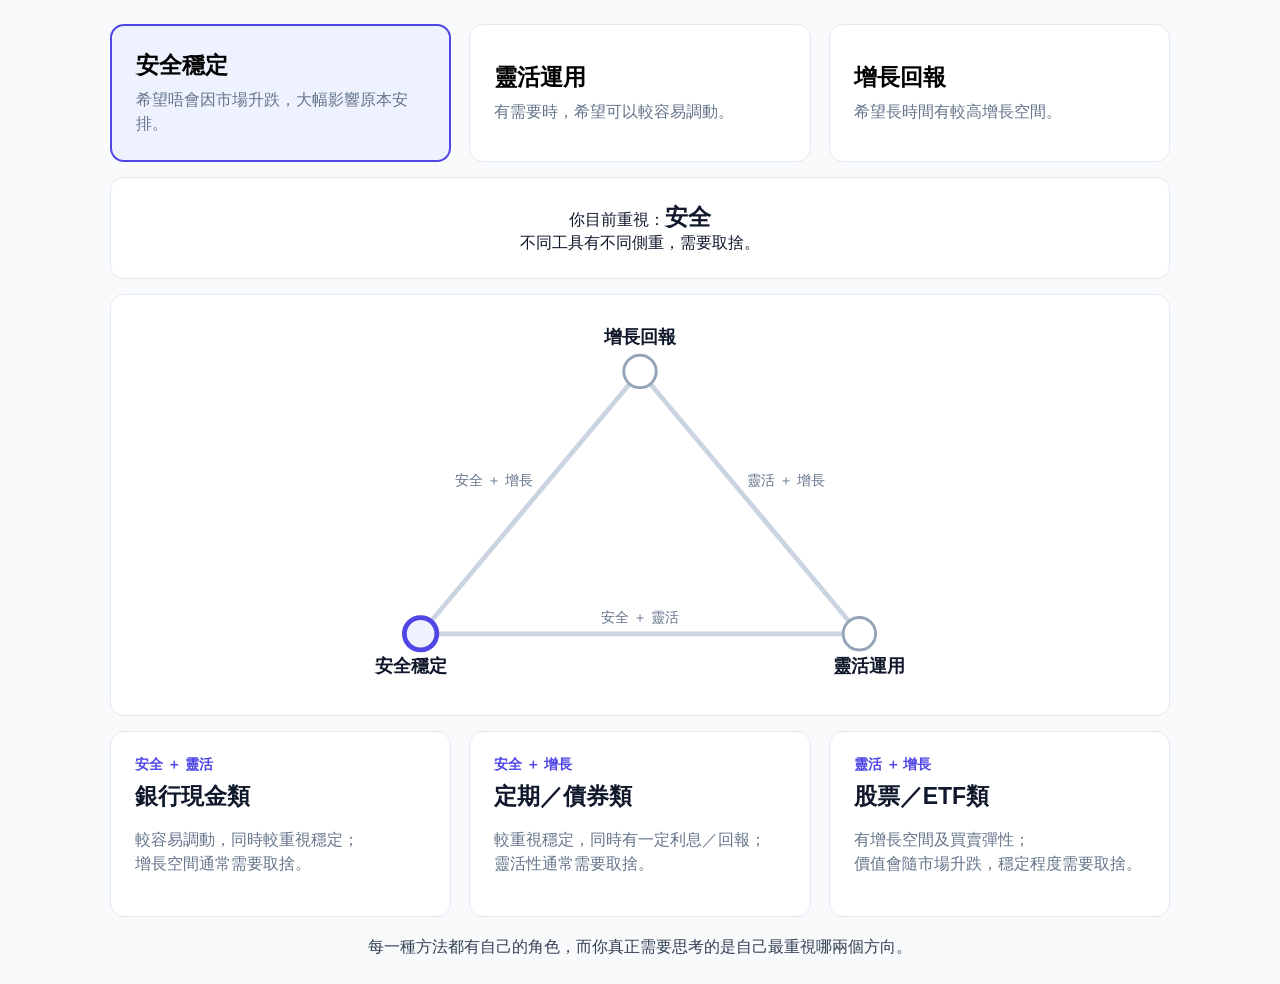
<file: modules/5pay/scenario3_gap.html>
<!DOCTYPE html><html lang="zh-HK"><head><meta charset="UTF-8"><meta name="viewport" content="width=device-width,initial-scale=1"><title>安全 × 靈活 × 增長</title><style>
:root{--bg:#f8fafc;--card:#fff;--border:#e2e8f0;--text:#0f172a;--muted:#64748b;--accent:#4f46e5;--active:#10b981}*{box-sizing:border-box}body{margin:0;background:var(--bg);color:var(--text);font-family:-apple-system,BlinkMacSystemFont,"Segoe UI",sans-serif;padding:24px 16px}.wrap{max-width:1060px;margin:auto}.hero h1{font-size:27px;margin:0 0 7px}.hero p{font-size:16px;color:var(--muted);margin:0 0 18px}.choices,.tools{display:grid;grid-template-columns:repeat(3,1fr);gap:14px}.choice,.tool{background:white;border:1px solid var(--border);border-radius:14px;padding:17px}.choice{cursor:pointer;text-align:left}.choice.active{border:2px solid var(--accent);background:#eef2ff}.choice strong{display:block;font-size:19px;margin-bottom:7px}.choice span,.tool p{font-size:15px;line-height:1.5;color:var(--muted)}.message{background:white;border:1px solid var(--border);border-radius:14px;padding:15px;text-align:center;margin-top:15px;min-height:76px}.message strong{font-size:19px}.sum{color:var(--accent);font-size:20px;margin:5px}.triangle-card{background:white;border:1px solid var(--border);border-radius:14px;margin-top:15px;padding:18px}.triangle{width:min(600px,90%);display:block;margin:auto}.edge{stroke:#cbd5e1;stroke-width:5;transition:.2s}.edge.active{stroke:var(--accent);stroke-width:9}.vertex{fill:white;stroke:#94a3b8;stroke-width:3}.vertex.active{fill:#eef2ff;stroke:var(--accent);stroke-width:5}.vlabel{font-size:17px;font-weight:650;fill:var(--text)}.elabel{font-size:14px;fill:var(--muted)}.tools{margin-top:15px}.tool{min-width:0;transition:.2s}.tool.active{border:2px solid var(--accent);background:#eef2ff}.tool .pair{font-size:14px;color:var(--accent);font-weight:650}.tool h2{font-size:19px;margin:7px 0}.conclusion{text-align:center;margin:17px 0 0;color:#334155;font-size:16px;line-height:1.6}.final{font-weight:600}.hidden{display:none}@media(max-width:650px){.choices{grid-template-columns:1fr}.tools{grid-template-columns:repeat(3,minmax(230px,1fr));overflow-x:auto}.hero h1{font-size:23px}}

/* Keep the three-way relationship visible wherever the viewport can contain it. */
html{overflow-x:hidden}body{padding:clamp(12px,2vw,24px);font-size:clamp(15px,1.45vw,16px);overflow-x:hidden}.wrap{min-width:0}.choices,.tools{grid-template-columns:repeat(3,minmax(0,1fr));gap:clamp(8px,1.5vw,18px)}.choice,.tool,.triangle-card,.message{padding:clamp(12px,2.2vw,24px);min-width:0}.choice{min-height:88px}.choice strong,.message strong,.tool h2{font-size:clamp(17px,1.9vw,23px)}.choice span,.tool p,.conclusion{font-size:clamp(14px,1.45vw,16px)}.sum{font-size:clamp(18px,2vw,24px)}.triangle{width:min(620px,100%);height:auto}.vlabel{font-size:clamp(16px,2vw,19px)}.elabel{font-size:clamp(13px,1.5vw,15px)}
@media(max-width:699px){.choices,.tools{grid-template-columns:repeat(3,minmax(0,1fr))}.choice,.tool{padding:12px 10px}.choice strong,.tool h2{font-size:17px}.choice span,.tool p{font-size:14px}.triangle-card{padding:10px}.tools{overflow:visible}}
@media(max-width:419px){.choice span{font-size:13px}.tools{grid-template-columns:1fr}.tool{padding:14px}.tool p br{display:none}}
</style></head><body><main class="wrap"><section class="choices"><button class="choice active" data-choice="safe"><strong>安全穩定</strong><span>希望唔會因市場升跌，大幅影響原本安排。</span></button><button class="choice" data-choice="flex"><strong>靈活運用</strong><span>有需要時，希望可以較容易調動。</span></button><button class="choice" data-choice="growth"><strong>增長回報</strong><span>希望長時間有較高增長空間。</span></button></section><section class="message" id="message"></section>
<section class="triangle-card"><svg class="triangle" viewBox="0 0 650 390" role="img" aria-label="安全、靈活、增長鐵三角"><line id="edgeSafeGrowth" class="edge" x1="325" y1="55" x2="95" y2="330"/><line id="edgeFlexGrowth" class="edge" x1="325" y1="55" x2="555" y2="330"/><line id="edgeSafeFlex" class="edge" x1="95" y1="330" x2="555" y2="330"/><circle id="vertexGrowth" class="vertex" cx="325" cy="55" r="17"/><circle id="vertexSafe" class="vertex" cx="95" cy="330" r="17"/><circle id="vertexFlex" class="vertex" cx="555" cy="330" r="17"/><text class="vlabel" x="325" y="25" text-anchor="middle">增長回報</text><text class="vlabel" x="85" y="370" text-anchor="middle">安全穩定</text><text class="vlabel" x="565" y="370" text-anchor="middle">靈活運用</text><text class="elabel" x="172" y="174" text-anchor="middle">安全 ＋ 增長</text><text class="elabel" x="478" y="174" text-anchor="middle">靈活 ＋ 增長</text><text class="elabel" x="325" y="318" text-anchor="middle">安全 ＋ 靈活</text></svg></section>
<section class="tools"><article class="tool" id="toolSafeFlex"><div class="pair">安全 ＋ 靈活</div><h2>銀行現金類</h2><p>較容易調動，同時較重視穩定；<br>增長空間通常需要取捨。</p></article><article class="tool" id="toolSafeGrowth"><div class="pair">安全 ＋ 增長</div><h2>定期／債券類</h2><p>較重視穩定，同時有一定利息／回報；<br>靈活性通常需要取捨。</p></article><article class="tool" id="toolFlexGrowth"><div class="pair">靈活 ＋ 增長</div><h2>股票／ETF類</h2><p>有增長空間及買賣彈性；<br>價值會隨市場升跌，穩定程度需要取捨。</p></article></section><p class="conclusion" id="conclusion">每一種方法都有自己的角色，而你真正需要思考的是自己最重視哪兩個方向。</p></main><script>
const message=document.getElementById('message'),conclusion=document.getElementById('conclusion');const selected=new Set(['safe']);const labels={safe:'安全',flex:'靈活',growth:'增長'};const pairs=[['safe','flex','edgeSafeFlex','toolSafeFlex'],['safe','growth','edgeSafeGrowth','toolSafeGrowth'],['flex','growth','edgeFlexGrowth','toolFlexGrowth']];function render(){document.querySelectorAll('.choice').forEach(b=>b.classList.toggle('active',selected.has(b.dataset.choice)));['safe','flex','growth'].forEach(x=>document.getElementById('vertex'+x[0].toUpperCase()+x.slice(1)).classList.toggle('active',selected.has(x)));pairs.forEach(([a,b,e,t])=>{const on=selected.size===2&&selected.has(a)&&selected.has(b);document.getElementById(e).classList.toggle('active',on);document.getElementById(t).classList.toggle('active',on)});if(selected.size===3){message.innerHTML='<span>你希望同時擁有</span><div class="sum">安全 ＋ 靈活 ＋ 增長</div><strong>↓<br>如果三樣都想要呢？<br>單一工具通常需要作出取捨</strong>';conclusion.innerHTML='三樣都重要，但不同工具各自有不同側重。<br><span class="final">重點唔係邊一種最好，而係安全、靈活同增長之間點樣取捨。</span>'}else{const text=[...selected].map(x=>labels[x]).join(' ＋ ');message.innerHTML=text?`你目前重視：<strong>${text}</strong><br><span class="muted">不同工具有不同側重，需要取捨。</span>`:'揀選你真正重視嘅方向。';conclusion.textContent='每一種方法都有自己的角色，而你真正需要思考的是自己最重視哪兩個方向。'}}document.querySelectorAll('.choice').forEach(b=>b.onclick=()=>{const c=b.dataset.choice;selected.has(c)?selected.delete(c):selected.add(c);render()});render();
</script></body></html>
</file>
<file: design-system/tokens.css>
/** AVA Design System — canonical primitives, semantic roles and compatibility aliases. */
:root {
  /* Shared brand language */
  --ava-color-brand: #2563eb;
  --ava-color-brand-hover: #1d4ed8;
  --ava-color-brand-soft: #eff6ff;
  --ava-color-surface: #ffffff;
  --ava-color-success: #059669;
  --ava-color-purple: #7c3aed;
  --ava-color-danger: #dc2626;

  /* Compatibility aliases; all experiences resolve to shared semantic roles. */
  --ava-shell-background: var(--ava-color-background);
  --ava-shell-text: var(--ava-color-text);
  --ava-shell-text-secondary: var(--ava-color-text-secondary);
  --ava-shell-text-muted: var(--ava-color-text-muted);
  --ava-shell-border: var(--ava-color-border);
  --ava-shell-font: var(--ava-font-family);
  --ava-shell-sidebar-width: var(--ava-sidebar-width);
  --ava-shell-page-max-width: var(--ava-content-wide);
  --ava-shell-page-padding: var(--ava-page-padding-block) var(--ava-page-padding-inline);

  /* Frontstage aliases preserve public names, not a separate visual authority. */
  --ava-front-background: var(--ava-color-background);
  --ava-front-text: var(--ava-color-text);
  --ava-front-text-secondary: var(--ava-color-text-secondary);
  --ava-front-text-muted: var(--ava-color-text-muted);
  --ava-front-border: var(--ava-color-border);
  --ava-front-brand-primary: var(--ava-color-primary);
  --ava-front-font: var(--ava-font-family);
  --ava-front-page-max-width: var(--ava-content-width);
  --ava-front-page-margin: clamp(14px, 2.4vw, 28px);
  --ava-front-page-padding-inline: var(--ava-page-padding-inline);

  /* Type scale found in production. */
  --ava-font-size-10: 10px;
  --ava-font-size-11: 11px;
  --ava-font-size-12: 12px;
  --ava-font-size-13: 13px;
  --ava-font-size-14: 14px;
  --ava-font-size-17: 17px;
  --ava-font-size-18: 18px;
  --ava-font-size-21: 21px;
  --ava-font-size-23: 23px;
  --ava-font-size-28: 28px;
  --ava-font-size-32: 32px;
  --ava-front-question-size: var(--ava-type-page);
  --ava-front-support-size: var(--ava-type-support);
  --ava-weight-regular: 400;
  --ava-weight-medium: 500;
  --ava-weight-semibold: 600;
  --ava-weight-bold: 700;
  --ava-weight-extrabold: 800;
  --ava-weight-black: 900;
  --ava-line-tight: 1.2;
  --ava-line-title: 1.3;
  --ava-line-copy: 1.55;
  --ava-line-body: 1.6;

  /* The observed spacing values, named rather than rounded into a new scale. */
  --ava-space-2: 2px;
  --ava-space-4: 4px;
  --ava-space-6: 6px;
  --ava-space-8: 8px;
  --ava-space-10: 10px;
  --ava-space-12: 12px;
  --ava-space-14: 14px;
  --ava-space-16: 16px;
  --ava-space-18: 18px;
  --ava-space-20: 20px;
  --ava-space-22: 22px;
  --ava-space-24: 24px;
  --ava-space-28: 28px;
  --ava-space-32: 32px;
  --ava-space-34: 34px;
  --ava-space-42: 42px;
  --ava-space-60: 60px;

  --ava-radius-6: 6px;
  --ava-radius-8: 8px;
  --ava-radius-10: 10px;
  --ava-radius-12: 12px;
  --ava-radius-14: 14px;
  --ava-radius-16: 16px;
  --ava-radius-18: 18px;
  --ava-radius-20: 20px;
  --ava-radius-modal-mobile: 22px;
  --ava-radius-pill: 999px;
  --ava-shadow-shell: 0 10px 28px rgba(23, 32, 51, 0.08);
  --ava-shadow-sm: 0 1px 3px rgba(0, 0, 0, 0.04);
  --ava-shadow-md: 0 4px 16px -2px rgba(15, 23, 42, 0.06);
  --ava-focus-ring: 0 0 0 var(--ava-focus-width) var(--ava-color-focus);

  --ava-control-height: var(--ava-touch-target);
  --ava-front-control-min-height: var(--ava-touch-target);
  --ava-nav-height: 53px;
  --ava-progress-height: 3px;
  --ava-motion-fast: 0.2s;
  --ava-motion-page: 0.3s cubic-bezier(0.16, 1, 0.3, 1);

  /* Canonical responsive boundaries. CSS queries use matching literals because
     custom properties cannot be used in media conditions. */
  --ava-breakpoint-compact: 650px;
  --ava-breakpoint-wide: 1000px;
  --ava-breakpoint-shell-mobile: var(--ava-breakpoint-compact);
  --ava-breakpoint-front-mobile: var(--ava-breakpoint-compact);
  --ava-breakpoint-management-mobile: var(--ava-breakpoint-compact);
  --ava-breakpoint-shell-tablet: var(--ava-breakpoint-wide);
  --ava-breakpoint-front-tablet: var(--ava-breakpoint-wide);

  /* Shared visual roles. Blue/navy and the AVA shell canvas are retained. */
  --ava-color-background: #f6f8fb;
  --ava-color-text: #172033;
  --ava-color-text-secondary: #475569;
  --ava-color-text-muted: #64748b;
  --ava-color-border: #e7ebf1;
  --ava-color-control-border: #64748b;
  --ava-color-primary: #1e3a8a;
  --ava-color-primary-hover: #172f70;
  --ava-color-on-primary: #ffffff;
  --ava-color-secondary: var(--ava-color-brand);
  --ava-color-hover: var(--ava-color-brand-soft);
  --ava-color-pressed: #dbeafe;
  --ava-color-selected: var(--ava-color-brand-soft);
  --ava-color-disabled: #e2e8f0;
  --ava-color-disabled-text: #475569;
  --ava-color-success-text: #047857;
  --ava-color-success-soft: #ecfdf5;
  --ava-color-warning: #92400e;
  --ava-color-warning-soft: #fffbeb;
  --ava-color-error: var(--ava-color-danger);
  --ava-color-error-soft: #fef2f2;
  --ava-color-focus: var(--ava-color-brand);
  --ava-color-overlay: rgba(15, 23, 42, 0.6);
  --ava-color-track: #e2e8f0;
  --ava-font-family: -apple-system, BlinkMacSystemFont, "Segoe UI", "PingFang HK", "Noto Sans TC", sans-serif;
  --ava-type-page: clamp(1.875rem, 1.75rem + 0.5vw, 2rem);
  --ava-type-section: clamp(1.375rem, 1.25rem + 0.5vw, 1.4375rem);
  --ava-type-card: 1.0625rem;
  --ava-type-body: 1rem;
  --ava-type-support: 0.875rem;
  --ava-type-caption: 0.75rem;
  --ava-type-label: 0.875rem;
  --ava-type-button: 1rem;
  --ava-type-number: clamp(1.75rem, 1.25rem + 2vw, 2.5rem);
  --ava-type-presentation-number: clamp(2rem, 1.5rem + 2vw, 3rem);
  --ava-gap-component: var(--ava-space-12);
  --ava-gap-section: var(--ava-space-28);
  --ava-card-padding: var(--ava-space-20);
  --ava-card-radius: var(--ava-radius-16);
  --ava-control-radius: var(--ava-radius-10);
  --ava-page-padding-inline: var(--ava-space-16);
  --ava-page-padding-block: var(--ava-space-22);
  --ava-safe-area-left: env(safe-area-inset-left, 0px);
  --ava-safe-area-right: env(safe-area-inset-right, 0px);
  --ava-page-padding-left: max(var(--ava-page-padding-inline), var(--ava-safe-area-left));
  --ava-page-padding-right: max(var(--ava-page-padding-inline), var(--ava-safe-area-right));
  --ava-content-width: 1080px;
  --ava-content-wide: 1500px;
  --ava-sidebar-width: 230px;
  --ava-touch-target: 44px;
  --ava-textarea-height: 220px;
  --ava-icon-size: 20px;
  --ava-icon-large: 24px;
  --ava-icon-stroke: 2;
  --ava-border-width: 1px;
  --ava-focus-width: 2px;
  --ava-focus-offset: 2px;
  --ava-disabled-opacity: 0.65;
  --ava-modal-width: 460px;
  --ava-blur: 4px;
  --ava-z-header: 100;
  --ava-z-modal: 2000;
  --ava-bar-height: 12px;
}
@media (min-width: 651px) {
  :root { --ava-page-padding-inline: var(--ava-space-24); --ava-page-padding-block: var(--ava-space-28); }
}
@media (min-width: 1001px) {
  :root { --ava-page-padding-inline: var(--ava-space-42); --ava-page-padding-block: var(--ava-space-34); }
}
</file>
<file: design-system/components.css>
/** Shared presentation primitives. Import tokens.css first. No domain behavior. */
:where(.ava-shell, .ava-front, .ava-management) {
  margin: 0; min-height: 100vh; min-height: 100dvh;
  color: var(--ava-color-text); background: var(--ava-color-background);
  font-family: var(--ava-font-family); font-size: var(--ava-type-body); line-height: var(--ava-line-body);
}
:where(.ava-shell, .ava-front, .ava-management) *,
:where(.ava-shell, .ava-front, .ava-management) *::before,
:where(.ava-shell, .ava-front, .ava-management) *::after { box-sizing: border-box; }
:where(.ava-shell, .ava-front, .ava-management) [hidden] { display: none !important; }
.ava-container {
  width: 100%; max-width: var(--ava-content-width); margin-inline: auto;
  padding: var(--ava-page-padding-block) var(--ava-page-padding-inline);
  padding-left: var(--ava-page-padding-left);
  padding-right: var(--ava-page-padding-right);
  padding-bottom: max(var(--ava-page-padding-block), env(safe-area-inset-bottom));
}
.ava-container--wide { max-width: var(--ava-content-wide); }
.ava-section { display: grid; align-content: start; min-width: 0; gap: var(--ava-gap-component); margin-block-end: var(--ava-gap-section); }
.ava-grid, .ava-comparison { display: grid; grid-template-columns: minmax(0, 1fr); gap: var(--ava-gap-component); }
.ava-grid > *, .ava-comparison > * { min-width: 0; }
.ava-header { display: flex; flex-wrap: wrap; align-items: center; justify-content: space-between; gap: var(--ava-gap-component); padding: var(--ava-space-12) var(--ava-page-padding-inline); padding-left: var(--ava-page-padding-left); padding-right: var(--ava-page-padding-right); padding-top: max(var(--ava-space-12), env(safe-area-inset-top)); background: var(--ava-color-surface); border-bottom: var(--ava-border-width) solid var(--ava-color-border); }
.ava-page-title, .ava-section-title, .ava-card__title { margin: 0; line-height: var(--ava-line-title); overflow-wrap: anywhere; }
.ava-page-title { font-size: var(--ava-type-page); font-weight: var(--ava-weight-extrabold); }
.ava-section-title { font-size: var(--ava-type-section); font-weight: var(--ava-weight-bold); }
.ava-card__title { font-size: var(--ava-type-card); font-weight: var(--ava-weight-bold); }
.ava-support, .ava-card__subtitle, .ava-help { margin: 0; color: var(--ava-color-text-secondary); font-size: var(--ava-type-support); line-height: var(--ava-line-copy); }
.ava-caption { color: var(--ava-color-text-muted); font-size: var(--ava-type-caption); }
.ava-card, .ava-info-card, .ava-result-card, .ava-fixed-page, .ava-transition-page {
  min-width: 0; padding: var(--ava-card-padding); color: var(--ava-color-text);
  background: var(--ava-color-surface); border: var(--ava-border-width) solid var(--ava-color-border);
  border-radius: var(--ava-card-radius); box-shadow: var(--ava-shadow-sm); overflow-wrap: anywhere;
}
.ava-card__header { display: flex; align-items: flex-start; gap: var(--ava-gap-component); margin-bottom: var(--ava-space-12); }
.ava-card__body { display: grid; gap: var(--ava-gap-component); }
.ava-card--interactive { display: block; width: 100%; min-height: var(--ava-touch-target); text-align: start; font: inherit; text-decoration: none; cursor: pointer; }
.ava-card--interactive .ava-support { display: block; }
.ava-card--interactive:where([aria-pressed="true"]), .ava-card--interactive:where([aria-selected="true"]) { background: var(--ava-color-selected); border-color: var(--ava-color-brand); }
.ava-icon { display: inline-block; flex: 0 0 auto; width: var(--ava-icon-size); height: var(--ava-icon-size); vertical-align: middle; fill: none; stroke: currentColor; stroke-width: var(--ava-icon-stroke); stroke-linecap: round; stroke-linejoin: round; }
.ava-icon--large { width: var(--ava-icon-large); height: var(--ava-icon-large); }
.ava-card__icon { display: inline-flex; align-items: center; justify-content: center; flex: 0 0 auto; width: var(--ava-touch-target); height: var(--ava-touch-target); border-radius: var(--ava-control-radius); color: var(--ava-color-brand); background: var(--ava-color-brand-soft); }
.ava-button, .ava-nav__item {
  display: inline-flex; align-items: center; justify-content: center; gap: var(--ava-space-8);
  min-width: var(--ava-touch-target); min-height: var(--ava-control-height); padding: var(--ava-space-8) var(--ava-space-16);
  border: var(--ava-border-width) solid transparent; border-radius: var(--ava-control-radius);
  font-family: var(--ava-font-family); font-size: var(--ava-type-button); font-weight: var(--ava-weight-bold); line-height: var(--ava-line-title);
  text-decoration: none; text-align: center; overflow-wrap: anywhere; cursor: pointer;
  color: var(--ava-color-text); background: var(--ava-color-surface);
}
.ava-button--primary { color: var(--ava-color-on-primary); background: var(--ava-color-primary); }
.ava-button--secondary { color: var(--ava-color-text-secondary); border-color: var(--ava-color-control-border); }
.ava-button--subtle { color: var(--ava-color-brand); background: transparent; }
.ava-button--danger { color: var(--ava-color-error); border-color: var(--ava-color-error); }
.ava-button--icon { padding: var(--ava-space-8); }
:where(.ava-button, .ava-card--interactive, .ava-option, .ava-nav__item, .ava-management__tab, .ava-management__sidebar-button, .ava-input, .ava-select, .ava-textarea):focus-visible { outline: var(--ava-focus-width) solid var(--ava-color-focus); outline-offset: var(--ava-focus-offset); }
@media (hover: hover) and (pointer: fine) {
  :where(.ava-button, .ava-card--interactive, .ava-option, .ava-nav__item, .ava-management__tab, .ava-management__sidebar-button):hover:not(:disabled):not([aria-disabled="true"]):not([aria-busy="true"]) { background: var(--ava-color-hover); color: var(--ava-color-text); border-color: var(--ava-color-brand); }
  .ava-button--primary:hover:not(:disabled):not([aria-disabled="true"]):not([aria-busy="true"]) { color: var(--ava-color-on-primary); background: var(--ava-color-primary-hover); }
}
:is(.ava-button, .ava-card--interactive, .ava-option, .ava-nav__item, .ava-management__tab, .ava-management__sidebar-button):active:not(:disabled):not([aria-disabled="true"]):not([aria-busy="true"]) { background: var(--ava-color-pressed); color: var(--ava-color-text); }
:is(.ava-button, .ava-card--interactive, .ava-option, .ava-nav__item, .ava-management__tab, .ava-management__sidebar-button):is(:disabled, [aria-disabled="true"]) { color: var(--ava-color-disabled-text); background: var(--ava-color-disabled); border-color: var(--ava-color-border); cursor: not-allowed; box-shadow: none; }
[aria-busy="true"].ava-button { cursor: progress; opacity: var(--ava-disabled-opacity); }
.ava-field { display: grid; min-width: 0; gap: var(--ava-space-8); }
.ava-label { font-size: var(--ava-type-label); font-weight: var(--ava-weight-semibold); }
.ava-input, .ava-select, .ava-textarea {
  box-sizing: border-box; width: 100%; min-width: 0; min-height: var(--ava-control-height);
  padding: var(--ava-space-8) var(--ava-space-12); color: var(--ava-color-text); background: var(--ava-color-surface);
  border: var(--ava-border-width) solid var(--ava-color-control-border); border-radius: var(--ava-control-radius);
  font-family: var(--ava-font-family); font-size: var(--ava-type-body); line-height: var(--ava-line-copy);
}
.ava-textarea { min-height: var(--ava-textarea-height); resize: vertical; }
:where(.ava-input, .ava-select, .ava-textarea):disabled { background: var(--ava-color-disabled); color: var(--ava-color-disabled-text); cursor: not-allowed; }
:where(.ava-input, .ava-textarea)::placeholder { color: var(--ava-color-text-muted); opacity: 1; }
:where(.ava-input, .ava-select, .ava-textarea)[aria-invalid="true"] { border-color: var(--ava-color-error); }
.ava-status { min-height: 1.6em; margin: 0; font-size: var(--ava-type-support); }
.ava-status--success { color: var(--ava-color-success-text); }
.ava-status--error { color: var(--ava-color-error); }
.ava-status--warning { color: var(--ava-color-warning); }
.ava-nav { display: flex; flex-wrap: wrap; gap: var(--ava-space-8); }
.ava-nav__item { justify-content: flex-start; font-weight: var(--ava-weight-medium); }
.ava-nav__item:where([aria-current="page"]) { color: var(--ava-color-brand); background: var(--ava-color-selected); font-weight: var(--ava-weight-bold); }
.ava-modal-backdrop { position: fixed; inset: 0; z-index: var(--ava-z-modal); display: flex; align-items: center; justify-content: center; padding: var(--ava-page-padding-inline); padding-left: var(--ava-page-padding-left); padding-right: var(--ava-page-padding-right); padding-top: max(var(--ava-space-16), env(safe-area-inset-top)); padding-bottom: max(var(--ava-space-16), env(safe-area-inset-bottom)); background: var(--ava-color-overlay); backdrop-filter: blur(var(--ava-blur)); }
.ava-modal { position: relative; box-sizing: border-box; width: 100%; max-width: var(--ava-modal-width); max-height: 100%; overflow: auto; padding: var(--ava-space-24); background: var(--ava-color-surface); border-radius: var(--ava-radius-18); }
.ava-modal__close { display: block; margin-inline-start: auto; min-width: var(--ava-touch-target); min-height: var(--ava-touch-target); }
.ava-private-value { filter: blur(var(--ava-blur)); transition: filter var(--ava-motion-fast); user-select: none; }
.ava-private-value[data-revealed="true"], .ava-private-value:focus { filter: none; user-select: auto; }
.ava-scroll-region { max-width: 100%; overflow: auto; }
/* Visualization values and formatting are supplied by the domain application. */
.ava-number, .ava-amount, .ava-percentage { font-variant-numeric: tabular-nums lining-nums; }
.ava-metric { display: grid; gap: var(--ava-space-4); }
.ava-metric__value { font-size: var(--ava-type-number); line-height: var(--ava-line-tight); font-weight: var(--ava-weight-extrabold); overflow-wrap: anywhere; }
.ava-metric__unit { font-size: var(--ava-type-support); font-weight: var(--ava-weight-medium); color: var(--ava-color-text-secondary); }
.ava-bar { display: flex; height: var(--ava-bar-height); overflow: hidden; border-radius: var(--ava-radius-pill); background: var(--ava-color-track); }
.ava-bar__fill { width: clamp(0%, var(--ava-visual-value, 0%), 100%); background: var(--ava-color-brand); }
.ava-bar__gap { flex: 1; background: var(--ava-color-warning-soft); border: var(--ava-border-width) dashed var(--ava-color-warning); }
.ava-concept { display: grid; align-content: start; gap: var(--ava-gap-section); }
/* Modes change presentation only. They never grant permission or persist data. */
.ava-mode-bar { display: flex; flex-wrap: wrap; align-items: center; justify-content: space-between; gap: var(--ava-gap-component); padding: var(--ava-space-12); border: var(--ava-border-width) solid var(--ava-color-border); border-radius: var(--ava-control-radius); }
[data-ava-mode="edit"] .ava-mode-bar { background: var(--ava-color-brand-soft); border-color: var(--ava-color-brand); }
[data-ava-mode="edit"] .ava-editable { outline: var(--ava-border-width) dashed var(--ava-color-brand); outline-offset: var(--ava-focus-offset); }
[data-ava-mode="preview"] .ava-mode-bar { background: var(--ava-color-warning-soft); }
[data-ava-mode="use"] .ava-edit-only,
[data-ava-mode="preview"] .ava-edit-only,
[data-ava-mode="presentation"] .ava-edit-only,
[data-ava-mode="presentation"] .ava-agent-only { display: none; }
[data-ava-mode="presentation"] .ava-metric__value { font-size: var(--ava-type-presentation-number); }
[data-ava-mode="presentation"] .ava-concept { max-width: var(--ava-content-width); margin-inline: auto; }
@media (min-width: 651px) {
  .ava-grid, .ava-comparison { grid-template-columns: repeat(2, minmax(0, 1fr)); }
}
@media (min-width: 1001px) {
  .ava-grid--modules { grid-template-columns: repeat(4, minmax(0, 1fr)); }
}
@media (prefers-reduced-motion: reduce) {
  .ava-private-value { transition: none; }
}
</file>
<file: design-system/management.css>
/** AVA Studio/settings composition. No per-App admin workspace requirement. */
.ava-management { min-height: 100vh; min-height: 100dvh; color: var(--ava-color-text); background: var(--ava-color-background); font-family: var(--ava-font-family); font-size: var(--ava-type-body); line-height: var(--ava-line-body); }
.ava-management__header { display: flex; flex-wrap: wrap; align-items: center; justify-content: space-between; gap: var(--ava-gap-component); padding: var(--ava-space-16) var(--ava-page-padding-inline); padding-left: var(--ava-page-padding-left); padding-right: var(--ava-page-padding-right); padding-top: max(var(--ava-space-16), env(safe-area-inset-top)); color: var(--ava-color-on-primary); background: var(--ava-color-primary); font-weight: var(--ava-weight-extrabold); }
.ava-management__workspace { display: grid; grid-template-columns: minmax(0, 1fr); gap: var(--ava-gap-component); box-sizing: border-box; width: 100%; max-width: var(--ava-content-wide); margin-inline: auto; padding: var(--ava-page-padding-block) var(--ava-page-padding-inline); padding-left: var(--ava-page-padding-left); padding-right: var(--ava-page-padding-right); padding-bottom: max(var(--ava-page-padding-block), env(safe-area-inset-bottom)); }
.ava-management__sidebar, .ava-management__content { min-width: 0; background: var(--ava-color-surface); border: var(--ava-border-width) solid var(--ava-color-border); border-radius: var(--ava-card-radius); }
.ava-management__sidebar { display: flex; align-self: start; gap: var(--ava-space-8); padding: var(--ava-space-8); overflow-x: auto; }
.ava-management__sidebar-button { flex-shrink: 0; min-height: var(--ava-touch-target); padding: var(--ava-space-8) var(--ava-space-12); color: var(--ava-color-text-secondary); text-align: start; font: inherit; background: transparent; border: var(--ava-border-width) solid transparent; border-radius: var(--ava-control-radius); cursor: pointer; }
.ava-management__sidebar-button:where([aria-current="page"]) { color: var(--ava-color-brand); background: var(--ava-color-selected); font-weight: var(--ava-weight-bold); }
.ava-management__content { padding: var(--ava-card-padding); }
.ava-management__tabs { display: flex; gap: var(--ava-space-8); padding: var(--ava-space-8); overflow-x: auto; background: var(--ava-color-surface); border-bottom: var(--ava-border-width) solid var(--ava-color-border); }
.ava-management__tab { flex-shrink: 0; min-height: var(--ava-touch-target); padding: var(--ava-space-8) var(--ava-space-16); color: var(--ava-color-text-secondary); white-space: nowrap; background: var(--ava-color-background); border: var(--ava-border-width) solid var(--ava-color-control-border); border-radius: var(--ava-radius-pill); font: inherit; font-weight: var(--ava-weight-semibold); cursor: pointer; }
.ava-management__tab:where([aria-selected="true"]) { color: var(--ava-color-on-primary); background: var(--ava-color-primary); border-color: var(--ava-color-primary); }
.ava-management__card { position: relative; padding: var(--ava-card-padding); margin-bottom: var(--ava-space-16); background: var(--ava-color-surface); border: var(--ava-border-width) solid var(--ava-color-border); border-radius: var(--ava-card-radius); }
.ava-management__form { display: grid; gap: var(--ava-space-16); }
.ava-management__actions { display: flex; flex-wrap: wrap; justify-content: space-between; gap: var(--ava-gap-component); padding-top: var(--ava-space-20); margin-top: var(--ava-space-20); border-top: var(--ava-border-width) solid var(--ava-color-border); }
/* Composition defaults yield to semantic status modifiers in any import order. */
:where(.ava-management__status) { min-height: 1.6em; margin-top: var(--ava-space-8); color: var(--ava-color-text-secondary); font-size: var(--ava-type-support); }
@media (max-width: 650px) { .ava-management__actions { flex-direction: column; align-items: stretch; } }
@media (min-width: 1001px) {
  .ava-management__workspace { grid-template-columns: var(--ava-sidebar-width) minmax(0, 1fr); }
  .ava-management__sidebar { position: sticky; top: var(--ava-space-20); display: grid; max-height: calc(100dvh - var(--ava-space-42)); overflow-y: auto; }
}
</file>
<file: design-system/frontend.css>
/** AVA Frontstage composition. Uses the common component and token contracts. */
.ava-front { min-height: 100vh; min-height: 100dvh; color: var(--ava-color-text); background: var(--ava-color-background); font-family: var(--ava-font-family); font-size: var(--ava-type-body); line-height: var(--ava-line-body); }
.ava-front__header { position: sticky; top: 0; z-index: var(--ava-z-header); display: flex; flex-wrap: wrap; align-items: center; justify-content: space-between; gap: var(--ava-gap-component); min-height: var(--ava-nav-height); padding: var(--ava-space-12) var(--ava-page-padding-inline); padding-left: var(--ava-page-padding-left); padding-right: var(--ava-page-padding-right); padding-top: max(var(--ava-space-12), env(safe-area-inset-top)); background: var(--ava-color-surface); border-bottom: var(--ava-border-width) solid var(--ava-color-border); }
/* Progress belongs inside the wrapping sticky header; no guessed height offset. */
.ava-front__progress { flex-basis: 100%; width: 100%; height: var(--ava-progress-height); background: var(--ava-color-track); }
.ava-front__progress-fill { width: clamp(0%, var(--ava-visual-value, 0%), 100%); height: 100%; background: var(--ava-color-brand); transition: width var(--ava-motion-page); }
.ava-front__container { box-sizing: border-box; width: 100%; max-width: var(--ava-content-width); margin: var(--ava-front-page-margin) auto; padding-inline: var(--ava-page-padding-inline); padding-left: var(--ava-page-padding-left); padding-right: var(--ava-page-padding-right); padding-bottom: max(var(--ava-space-24), env(safe-area-inset-bottom)); }
.ava-front__page { display: none; }
.ava-front__page[aria-current="step"] { display: block; animation: ava-page-in var(--ava-motion-page); }
@keyframes ava-page-in { from { opacity: 0; transform: translateY(var(--ava-space-8)); } to { opacity: 1; transform: translateY(0); } }
.ava-front__content { min-width: 0; padding: var(--ava-card-padding); background: var(--ava-color-surface); border: var(--ava-border-width) solid var(--ava-color-border); border-radius: var(--ava-card-radius); box-shadow: var(--ava-shadow-md); }
.ava-front__title { margin: 0 0 var(--ava-space-8); font-size: var(--ava-type-page); line-height: var(--ava-line-title); font-weight: var(--ava-weight-extrabold); overflow-wrap: anywhere; }
.ava-front__support { margin: 0 0 var(--ava-space-24); color: var(--ava-color-text-secondary); font-size: var(--ava-type-support); line-height: var(--ava-line-copy); }
.ava-front__options { display: flex; flex-direction: column; gap: var(--ava-gap-component); margin-bottom: var(--ava-space-24); }
.ava-option { display: flex; align-items: flex-start; justify-content: space-between; gap: var(--ava-gap-component); min-height: var(--ava-touch-target); padding: var(--ava-space-16) var(--ava-space-20); color: var(--ava-color-text); font: inherit; text-align: start; background: var(--ava-color-surface); border: var(--ava-border-width) solid var(--ava-color-control-border); border-radius: var(--ava-card-radius); cursor: pointer; }
.ava-option:where([aria-checked="true"]), .ava-option:where(.is-selected) { background: var(--ava-color-selected); border-color: var(--ava-color-brand); box-shadow: inset 0 0 0 var(--ava-border-width) var(--ava-color-brand); }
.ava-option__title { display: block; margin-bottom: var(--ava-space-4); font-size: var(--ava-type-card); font-weight: var(--ava-weight-bold); overflow-wrap: anywhere; }
.ava-option__support { color: var(--ava-color-text-secondary); font-size: var(--ava-type-support); }
.ava-option__indicator { flex: 0 0 var(--ava-icon-size); width: var(--ava-icon-size); height: var(--ava-icon-size); border: var(--ava-border-width) solid var(--ava-color-control-border); border-radius: var(--ava-radius-pill); }
.ava-option:where([aria-checked="true"]) .ava-option__indicator, .ava-option:where(.is-selected) .ava-option__indicator { background: var(--ava-color-brand); box-shadow: inset 0 0 0 var(--ava-space-4) var(--ava-color-surface); }
.ava-front__actions { display: flex; flex-wrap: wrap; gap: var(--ava-gap-component); margin-top: var(--ava-gap-section); }
.ava-front__actions .ava-button { flex: 1; }
.ava-transition-page { background: var(--ava-color-brand-soft); border-color: var(--ava-color-brand); }
@media (max-width: 650px) { .ava-front__actions { flex-direction: column; } }
@media (prefers-reduced-motion: reduce) {
  .ava-front__page[aria-current="step"] { animation: none; }
  .ava-front__progress-fill { transition: none; }
}
</file>
